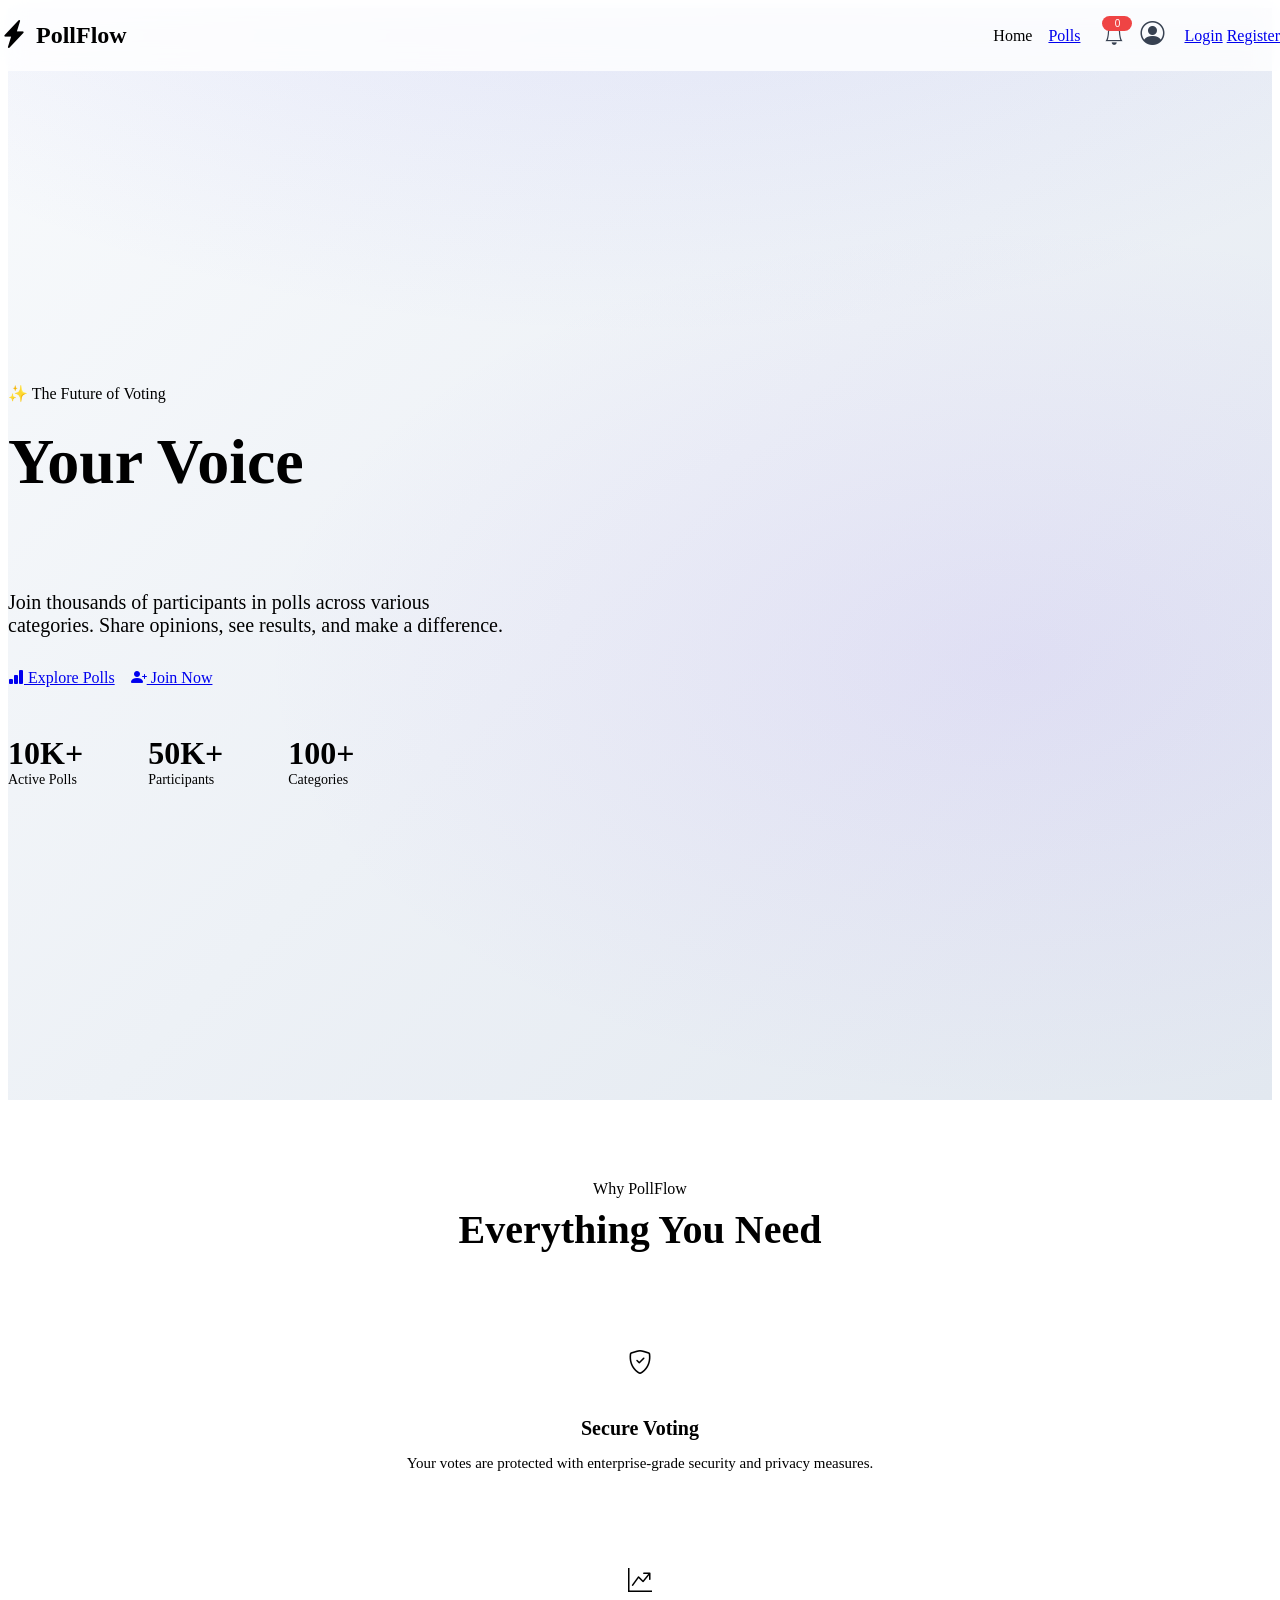
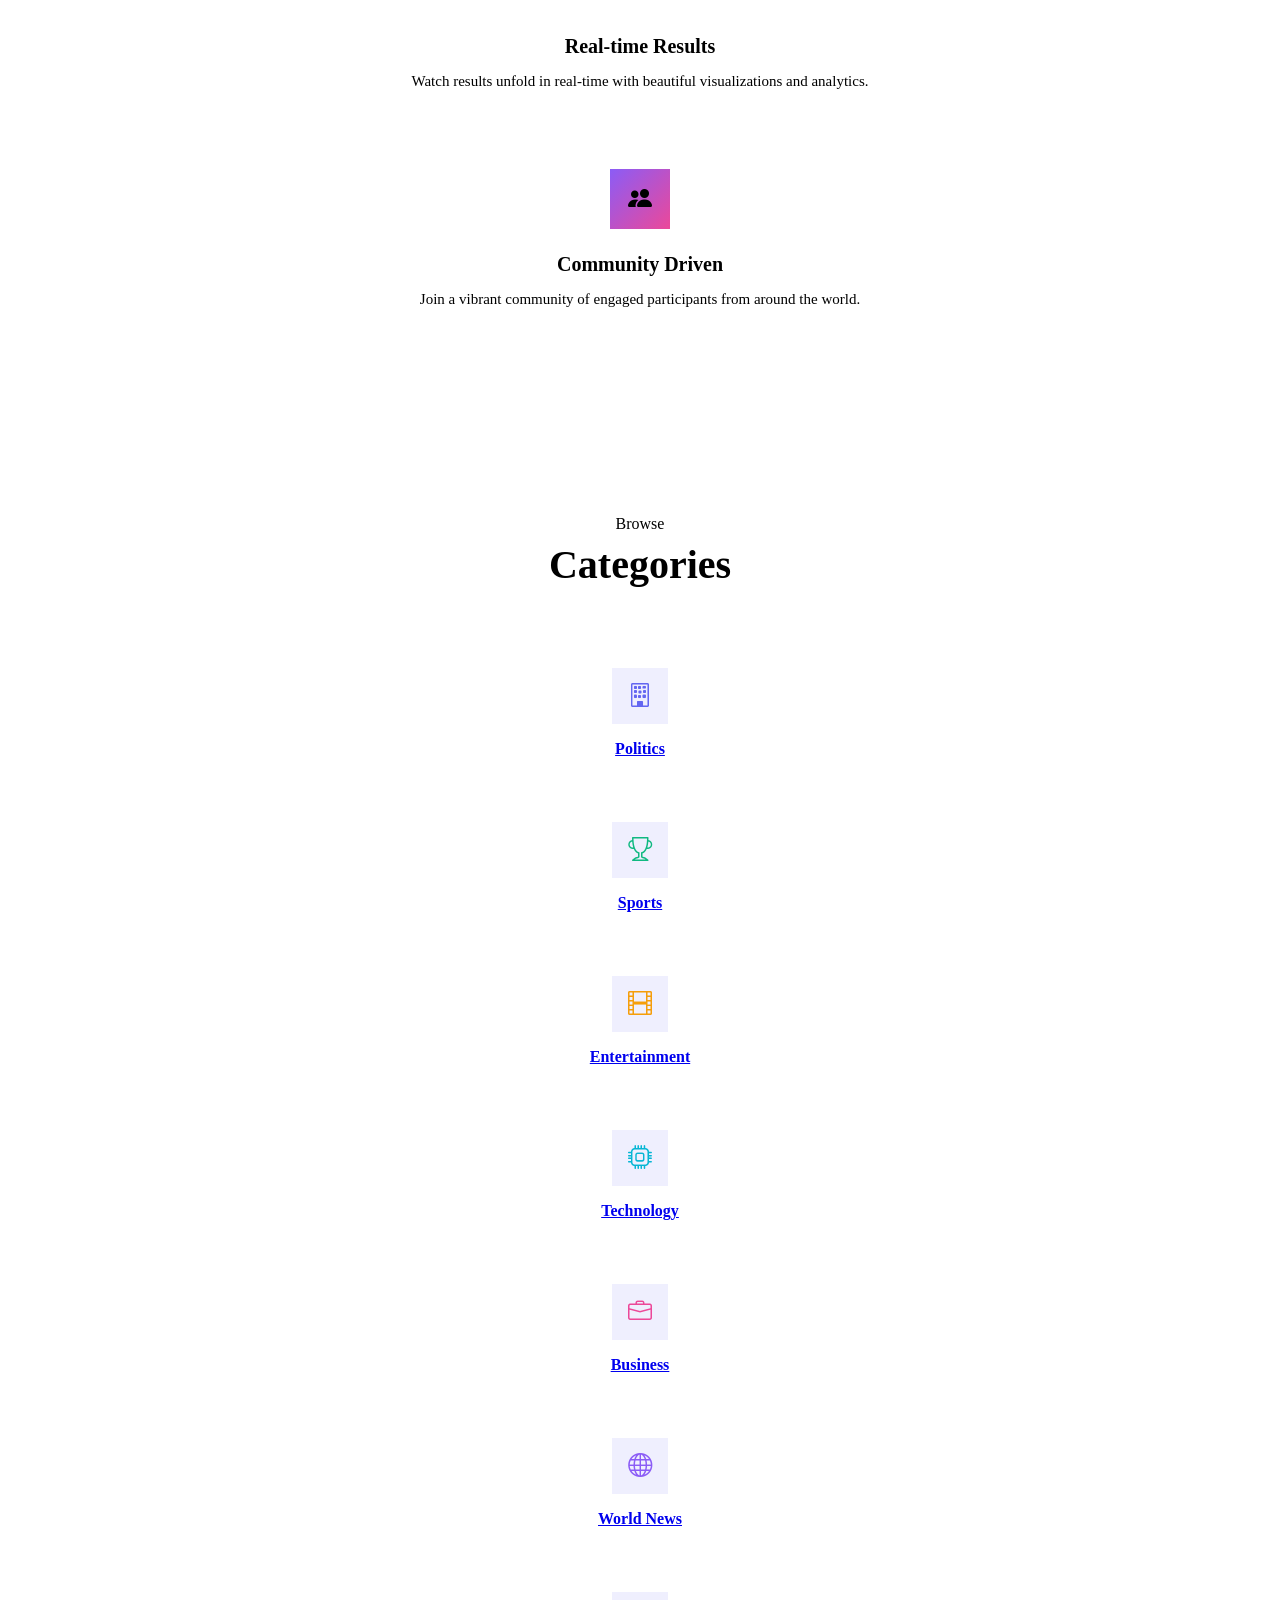
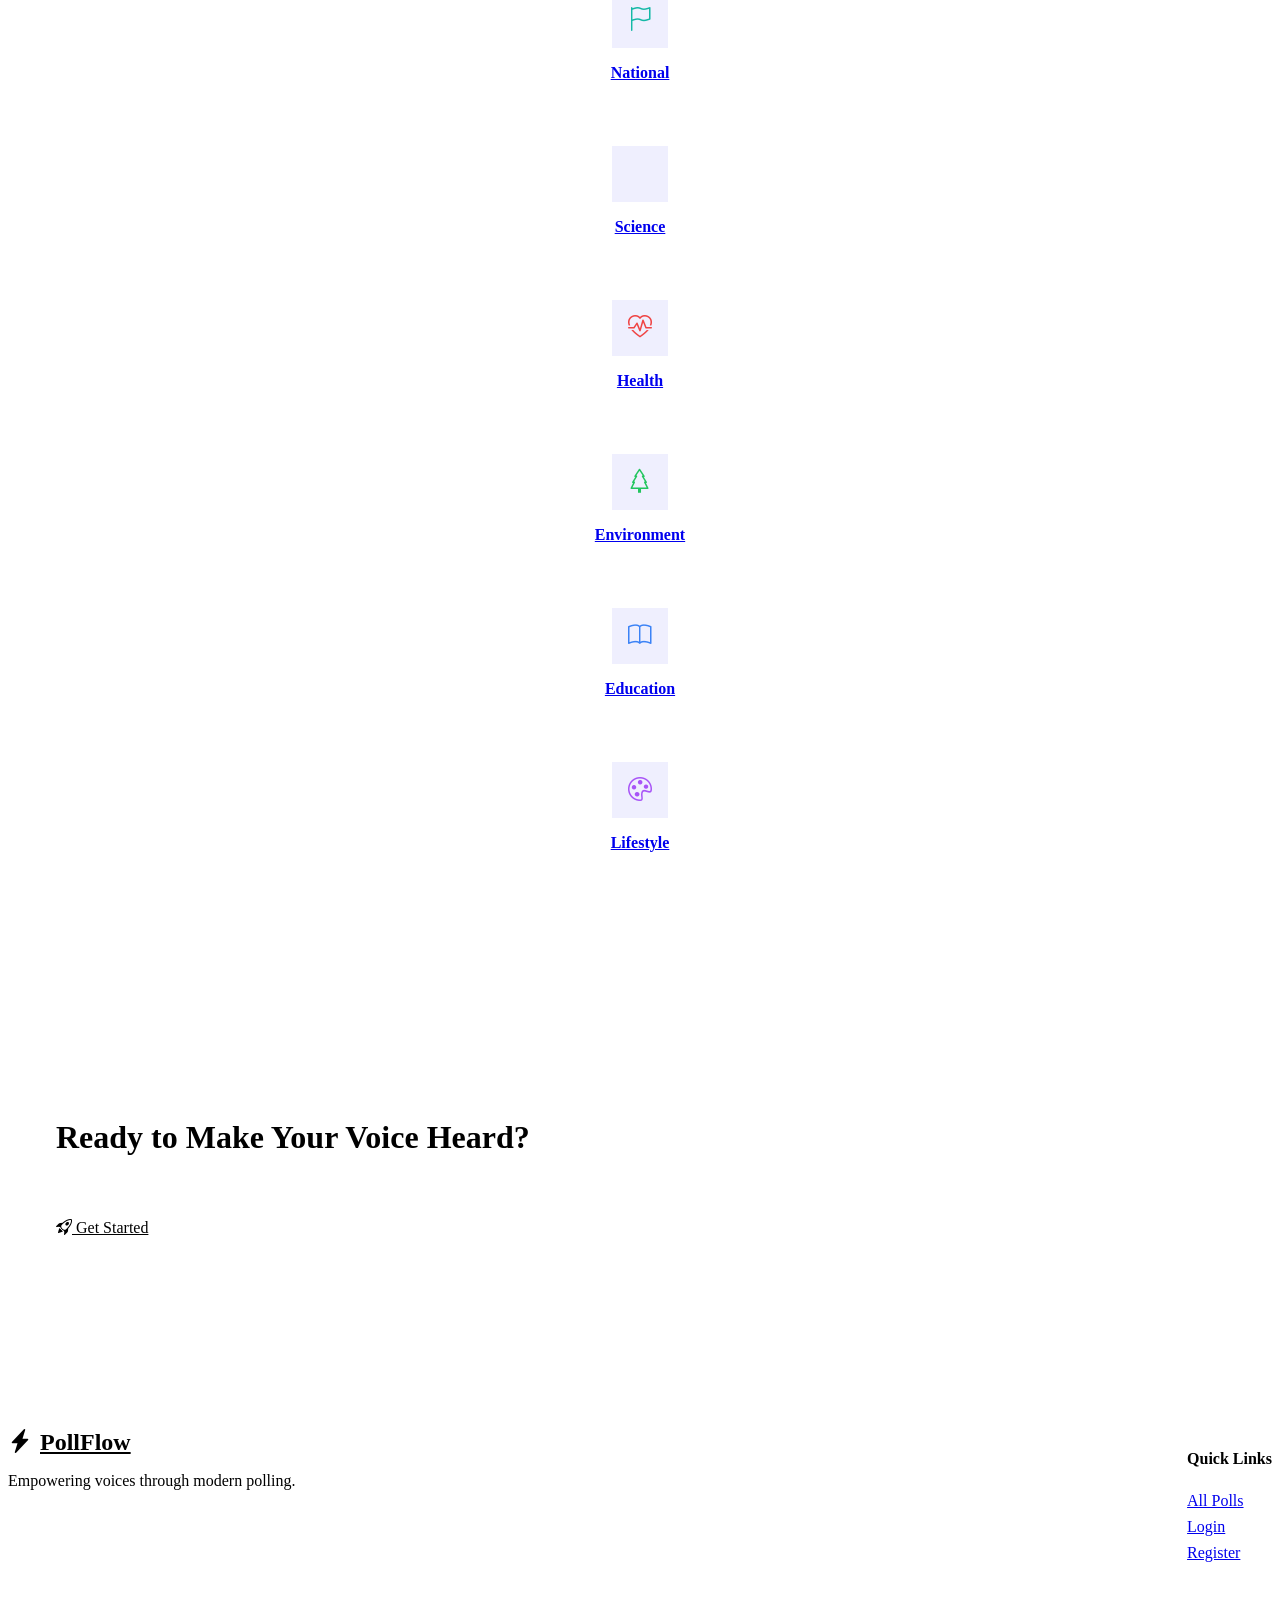
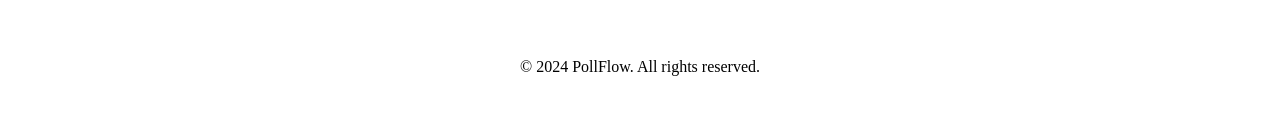
<file: target/classes/templates/index.html>
<!DOCTYPE html>
<html xmlns:th="http://www.thymeleaf.org">
<head>
    <meta charset="UTF-8">
    <meta name="viewport" content="width=device-width, initial-scale=1.0">
    <title>PollFlow - Modern Polling System</title>
    <link rel="stylesheet" th:href="@{/css/global.css}">
    <link rel="stylesheet" href="https://cdn.jsdelivr.net/npm/bootstrap-icons@1.11.0/font/bootstrap-icons.css">
</head>
<body>
    <nav class="navbar">
        <div class="container">
            <a class="navbar-brand" th:href="${isLoggedIn == true} ? '/polls' : '/'">
                <i class="bi bi-lightning-charge-fill"></i> PollFlow
            </a>
            <div class="navbar-nav">
                <a class="nav-link" th:href="${isLoggedIn == true} ? '/polls' : '/'">Home</a>
                <a class="nav-link" href="/polls">Polls</a>
                <div th:if="${isLoggedIn == true}">
                    <div class="nav-item-wrapper">
                        <button class="notification-btn" onclick="showNotifications()">
                            <i class="bi bi-bell"></i>
                            <span th:if="${unreadCount > 0}" class="notification-badge" th:text="${unreadCount}">0</span>
                        </button>
                        <div id="notificationDropdown" class="notification-dropdown">
                            <div class="notification-header">
                                <h4>Notifications</h4>
                                <button class="mark-all-btn" onclick="markAllAsRead()">Mark all as read</button>
                            </div>
                            <div id="notificationList" class="notification-list">
                                <div class="notification-empty">Loading...</div>
                            </div>
                        </div>
                    </div>
                    <div class="nav-item-wrapper">
                        <button class="profile-dropdown-btn">
                            <i class="bi bi-person-circle"></i>
                        </button>
                        <div class="profile-dropdown">
                            <div class="profile-dropdown-header">
                                <i class="bi bi-person-circle" style="font-size: 2rem; color: #3b82f6;"></i>
                                <div>
                                    <div class="profile-name" th:text="${user?.fullName}">User</div>
                                    <div class="profile-email" th:text="${user?.email}">email@example.com</div>
                                </div>
                            </div>
                            <a href="/favourites" class="profile-dropdown-item">
                                <i class="bi bi-heart"></i> Favourites
                            </a>
                            <a href="/profile" class="profile-dropdown-item">
                                <i class="bi bi-person"></i> Profile
                            </a>
                            <a href="/profile" class="profile-dropdown-item">
                                <i class="bi bi-pencil"></i> Edit Profile
                            </a>
                            <div class="profile-dropdown-divider"></div>
                            <a href="/logout" class="profile-dropdown-item logout">
                                <i class="bi bi-box-arrow-right"></i> Logout
                            </a>
                        </div>
                    </div>
                </div>
                <div th:if="${isLoggedIn != true}">
                    <a class="btn btn-primary" href="/login">Login</a>
                    <a class="btn btn-secondary" href="/register">Register</a>
                </div>
            </div>
        </div>
    </nav>

    <section class="hero">
        <div class="hero-bg"></div>
        <div class="container hero-content">
            <span class="badge animate-fadeIn">✨ The Future of Voting</span>
            <h1 class="hero-title animate-fadeIn animate-delay-1">Your Voice<br><span class="text-gradient">Matters Here</span></h1>
            <p class="hero-subtitle animate-fadeIn animate-delay-2">Join thousands of participants in polls across various categories. Share opinions, see results, and make a difference.</p>
            <div class="hero-actions animate-fadeIn animate-delay-3">
                <a href="/polls" class="btn btn-lg btn-primary">
                    <i class="bi bi-bar-chart-fill"></i> Explore Polls
                </a>
                <a href="/register" class="btn btn-lg btn-ghost">
                    <i class="bi bi-person-plus-fill"></i> Join Now
                </a>
            </div>
            <div class="hero-stats animate-fadeIn animate-delay-4">
                <div class="stat-item">
                    <span class="stat-number">10K+</span>
                    <span class="stat-label">Active Polls</span>
                </div>
                <div class="stat-divider"></div>
                <div class="stat-item">
                    <span class="stat-number">50K+</span>
                    <span class="stat-label">Participants</span>
                </div>
                <div class="stat-divider"></div>
                <div class="stat-item">
                    <span class="stat-number">100+</span>
                    <span class="stat-label">Categories</span>
                </div>
            </div>
        </div>
        <div class="hero-shapes">
            <div class="shape shape-1"></div>
            <div class="shape shape-2"></div>
            <div class="shape shape-3"></div>
        </div>
    </section>

    <section class="features">
        <div class="container">
            <div class="section-header">
                <span class="badge">Why PollFlow</span>
                <h2>Everything You Need</h2>
            </div>
            <div class="grid grid-3">
                <div class="feature-card animate-fadeIn">
                    <div class="feature-icon">
                        <i class="bi bi-shield-check"></i>
                    </div>
                    <h3>Secure Voting</h3>
                    <p>Your votes are protected with enterprise-grade security and privacy measures.</p>
                </div>
                <div class="feature-card animate-fadeIn animate-delay-1">
                    <div class="feature-icon accent">
                        <i class="bi bi-graph-up-arrow"></i>
                    </div>
                    <h3>Real-time Results</h3>
                    <p>Watch results unfold in real-time with beautiful visualizations and analytics.</p>
                </div>
                <div class="feature-card animate-fadeIn animate-delay-2">
                    <div class="feature-icon secondary">
                        <i class="bi bi-people-fill"></i>
                    </div>
                    <h3>Community Driven</h3>
                    <p>Join a vibrant community of engaged participants from around the world.</p>
                </div>
            </div>
        </div>
    </section>

    <section class="categories">
        <div class="container">
            <div class="section-header">
                <span class="badge">Browse</span>
                <h2>Categories</h2>
            </div>
            <div class="grid grid-4">
                <a href="/polls?category=1" class="category-card" style="--accent: #6366f1;">
                    <div class="category-icon"><i class="bi bi-building"></i></div>
                    <span class="category-name">Politics</span>
                </a>
                <a href="/polls?category=2" class="category-card" style="--accent: #10b981;">
                    <div class="category-icon"><i class="bi bi-trophy"></i></div>
                    <span class="category-name">Sports</span>
                </a>
                <a href="/polls?category=3" class="category-card" style="--accent: #f59e0b;">
                    <div class="category-icon"><i class="bi bi-film"></i></div>
                    <span class="category-name">Entertainment</span>
                </a>
                <a href="/polls?category=4" class="category-card" style="--accent: #06b6d4;">
                    <div class="category-icon"><i class="bi bi-cpu"></i></div>
                    <span class="category-name">Technology</span>
                </a>
                <a href="/polls?category=5" class="category-card" style="--accent: #ec4899;">
                    <div class="category-icon"><i class="bi bi-briefcase"></i></div>
                    <span class="category-name">Business</span>
                </a>
                <a href="/polls?category=6" class="category-card" style="--accent: #8b5cf6;">
                    <div class="category-icon"><i class="bi bi-globe"></i></div>
                    <span class="category-name">World News</span>
                </a>
                <a href="/polls?category=7" class="category-card" style="--accent: #14b8a6;">
                    <div class="category-icon"><i class="bi bi-flag"></i></div>
                    <span class="category-name">National</span>
                </a>
                <a href="/polls?category=8" class="category-card" style="--accent: #f97316;">
                    <div class="category-icon"><i class="bi bi-flask"></i></div>
                    <span class="category-name">Science</span>
                </a>
                <a href="/polls?category=9" class="category-card" style="--accent: #ef4444;">
                    <div class="category-icon"><i class="bi bi-heart-pulse"></i></div>
                    <span class="category-name">Health</span>
                </a>
                <a href="/polls?category=10" class="category-card" style="--accent: #22c55e;">
                    <div class="category-icon"><i class="bi bi-tree"></i></div>
                    <span class="category-name">Environment</span>
                </a>
                <a href="/polls?category=11" class="category-card" style="--accent: #3b82f6;">
                    <div class="category-icon"><i class="bi bi-book"></i></div>
                    <span class="category-name">Education</span>
                </a>
                <a href="/polls?category=12" class="category-card" style="--accent: #a855f7;">
                    <div class="category-icon"><i class="bi bi-palette"></i></div>
                    <span class="category-name">Lifestyle</span>
                </a>
            </div>
        </div>
    </section>

    <section class="cta">
        <div class="container">
            <div class="cta-card">
                <div class="cta-content">
                    <h2>Ready to Make Your Voice Heard?</h2>
                    <p>Join PollFlow today and start participating in polls that matter to you.</p>
                    <a href="/register" class="btn btn-lg btn-primary">
                        <i class="bi bi-rocket-takeoff"></i> Get Started
                    </a>
                </div>
                <div class="cta-decoration">
                    <i class="bi bi-lightning-charge-fill"></i>
                </div>
            </div>
        </div>
    </section>

    <footer class="footer">
        <div class="container">
            <div class="footer-content">
                <div class="footer-brand">
                    <a href="/">
                        <i class="bi bi-lightning-charge-fill"></i> PollFlow
                    </a>
                    <p>Empowering voices through modern polling.</p>
                </div>
                <div class="footer-links">
                    <h4>Quick Links</h4>
                    <a href="/polls">All Polls</a>
                    <a href="/login">Login</a>
                    <a href="/register">Register</a>
                </div>
            </div>
            <div class="footer-bottom">
                <p>&copy; 2024 PollFlow. All rights reserved.</p>
            </div>
        </div>
    </footer>

    <style>
        .navbar {
            position: fixed;
            top: 0;
            left: 0;
            right: 0;
            z-index: 100;
            background: rgba(255, 255, 255, 0.8);
            backdrop-filter: blur(12px);
            border-bottom: 1px solid var(--gray-200);
            padding: 1rem 0;
        }

        .navbar .container {
            display: flex;
            align-items: center;
            justify-content: space-between;
        }

        .navbar-brand {
            display: flex;
            align-items: center;
            gap: 0.5rem;
            font-size: 1.5rem;
            font-weight: 700;
            color: var(--primary);
        }

        .navbar-brand i {
            font-size: 1.75rem;
        }

        .navbar-nav {
            display: flex;
            align-items: center;
            gap: 1rem;
        }

        .hero {
            position: relative;
            min-height: 100vh;
            display: flex;
            align-items: center;
            padding: 8rem 0 4rem;
            overflow: hidden;
            background: linear-gradient(135deg, #f8fafc 0%, #e2e8f0 100%);
        }

        .hero-bg {
            position: absolute;
            inset: 0;
            background: 
                radial-gradient(ellipse 80% 50% at 50% -20%, rgba(99, 102, 241, 0.15), transparent),
                radial-gradient(ellipse 60% 40% at 80% 60%, rgba(139, 92, 246, 0.1), transparent);
        }

        .hero-content {
            position: relative;
            z-index: 2;
            max-width: 700px;
        }

        .hero-title {
            font-size: 4rem;
            font-weight: 800;
            line-height: 1.1;
            color: var(--dark);
            margin: 1.5rem 0;
        }

        .text-gradient {
            background: var(--gradient-primary);
            -webkit-background-clip: text;
            -webkit-text-fill-color: transparent;
            background-clip: text;
        }

        .hero-subtitle {
            font-size: 1.25rem;
            color: var(--text-light);
            margin-bottom: 2rem;
            max-width: 500px;
        }

        .hero-actions {
            display: flex;
            gap: 1rem;
            margin-bottom: 3rem;
        }

        .hero-stats {
            display: flex;
            align-items: center;
            gap: 2rem;
        }

        .stat-item {
            display: flex;
            flex-direction: column;
        }

        .stat-number {
            font-size: 2rem;
            font-weight: 700;
            color: var(--primary);
        }

        .stat-label {
            font-size: 0.875rem;
            color: var(--text-light);
        }

        .stat-divider {
            width: 1px;
            height: 40px;
            background: var(--gray-300);
        }

        .hero-shapes {
            position: absolute;
            inset: 0;
            pointer-events: none;
        }

        .shape {
            position: absolute;
            border-radius: 50%;
            filter: blur(60px);
            opacity: 0.5;
        }

        .shape-1 {
            width: 400px;
            height: 400px;
            background: var(--primary);
            top: -100px;
            right: -100px;
        }

        .shape-2 {
            width: 300px;
            height: 300px;
            background: var(--secondary);
            bottom: 0;
            left: 20%;
        }

        .shape-3 {
            width: 200px;
            height: 200px;
            background: var(--accent);
            top: 40%;
            right: 10%;
        }

        .features {
            padding: 5rem 0;
            background: var(--white);
        }

        .section-header {
            text-align: center;
            margin-bottom: 3rem;
        }

        .section-header h2 {
            font-size: 2.5rem;
            font-weight: 700;
            color: var(--dark);
            margin-top: 0.5rem;
        }

        .feature-card {
            background: var(--gray-50);
            border-radius: var(--radius-xl);
            padding: 2rem;
            text-align: center;
            transition: var(--transition);
            border: 1px solid var(--gray-100);
        }

        .feature-card:hover {
            transform: translateY(-8px);
            box-shadow: var(--shadow-xl);
            border-color: transparent;
        }

        .feature-icon {
            width: 60px;
            height: 60px;
            display: flex;
            align-items: center;
            justify-content: center;
            background: var(--gradient-primary);
            border-radius: var(--radius-lg);
            margin: 0 auto 1.5rem;
            font-size: 1.5rem;
            color: var(--white);
        }

        .feature-icon.accent {
            background: var(--gradient-accent);
        }

        .feature-icon.secondary {
            background: linear-gradient(135deg, #8b5cf6 0%, #ec4899 100%);
        }

        .feature-card h3 {
            font-size: 1.25rem;
            font-weight: 600;
            margin-bottom: 0.75rem;
            color: var(--dark);
        }

        .feature-card p {
            color: var(--text-light);
            font-size: 0.9375rem;
        }

        .categories {
            padding: 5rem 0;
            background: var(--background);
        }

        .category-card {
            display: flex;
            flex-direction: column;
            align-items: center;
            justify-content: center;
            padding: 2rem 1.5rem;
            background: var(--white);
            border-radius: var(--radius-xl);
            transition: var(--transition);
            border: 1px solid var(--gray-100);
            gap: 1rem;
        }

        .category-card:hover {
            transform: translateY(-6px) scale(1.02);
            box-shadow: var(--shadow-lg);
            border-color: var(--accent);
        }

        .category-card:hover .category-icon {
            transform: scale(1.1);
            background: var(--accent);
            color: var(--white);
        }

        .category-icon {
            width: 56px;
            height: 56px;
            display: flex;
            align-items: center;
            justify-content: center;
            background: rgba(99, 102, 241, 0.1);
            color: var(--accent);
            border-radius: var(--radius-lg);
            font-size: 1.5rem;
            transition: var(--transition);
        }

        .category-name {
            font-weight: 600;
            color: var(--dark);
            font-size: 1rem;
        }

        .cta {
            padding: 5rem 0;
        }

        .cta-card {
            background: var(--gradient-primary);
            border-radius: var(--radius-xl);
            padding: 3rem;
            display: flex;
            align-items: center;
            justify-content: space-between;
            position: relative;
            overflow: hidden;
        }

        .cta-content h2 {
            color: var(--white);
            font-size: 2rem;
            font-weight: 700;
            margin-bottom: 0.75rem;
        }

        .cta-content p {
            color: rgba(255, 255, 255, 0.85);
            margin-bottom: 1.5rem;
            font-size: 1.125rem;
        }

        .cta-content .btn-primary {
            background: var(--white);
            color: var(--primary);
        }

        .cta-content .btn-primary:hover {
            background: var(--gray-100);
            transform: translateY(-2px);
        }

        .cta-decoration {
            font-size: 8rem;
            color: rgba(255, 255, 255, 0.15);
            position: absolute;
            right: 3rem;
        }

        .footer {
            background: var(--dark);
            padding: 4rem 0 2rem;
            color: var(--gray-300);
        }

        .footer-content {
            display: flex;
            justify-content: space-between;
            margin-bottom: 3rem;
        }

        .footer-brand a {
            display: flex;
            align-items: center;
            gap: 0.5rem;
            font-size: 1.5rem;
            font-weight: 700;
            color: var(--white);
            margin-bottom: 1rem;
        }

        .footer-brand p {
            color: var(--gray-400);
            max-width: 300px;
        }

        .footer-links h4 {
            color: var(--white);
            font-weight: 600;
            margin-bottom: 1rem;
        }

        .footer-links {
            display: flex;
            flex-direction: column;
            gap: 0.5rem;
        }

        .footer-links a:hover {
            color: var(--white);
        }

        .footer-bottom {
            border-top: 1px solid var(--gray-700);
            padding-top: 2rem;
            text-align: center;
            color: var(--gray-400);
        }

        @media (max-width: 768px) {
            .hero-title {
                font-size: 2.5rem;
            }
            
            .hero-stats {
                flex-direction: column;
                align-items: flex-start;
                gap: 1rem;
            }
            
            .stat-divider {
                display: none;
            }
            
            .cta-card {
                flex-direction: column;
                text-align: center;
            }
            
            .cta-decoration {
                display: none;
            }
            
            .footer-content {
                flex-direction: column;
                gap: 2rem;
            }
        }
        
        .nav-item-wrapper { position: relative; display: inline-block; }
        .notification-btn { background: none; border: none; font-size: 1.25rem; cursor: pointer; color: #374151; position: relative; padding: 0.5rem; }
        .notification-btn:hover { color: #3b82f6; }
        .notification-badge { position: absolute; top: 0; right: 0; background: #ef4444; color: white; font-size: 0.625rem; padding: 0.125rem 0.375rem; border-radius: 10px; min-width: 18px; text-align: center; }
        .notification-dropdown { display: none; position: absolute; right: 0; top: 100%; background: white; border: 1px solid #e5e7eb; border-radius: 8px; width: 320px; max-height: 400px; overflow-y: auto; box-shadow: 0 4px 12px rgba(0,0,0,0.1); z-index: 1000; }
        .notification-dropdown.show { display: block; }
        .notification-header { display: flex; justify-content: space-between; align-items: center; padding: 1rem; border-bottom: 1px solid #f3f4f6; }
        .notification-header h4 { margin: 0; font-size: 0.875rem; font-weight: 600; }
        .mark-all-btn { background: none; border: none; color: #3b82f6; font-size: 0.75rem; cursor: pointer; }
        .notification-list { max-height: 300px; overflow-y: auto; }
        .notification-item { padding: 1rem; border-bottom: 1px solid #f3f4f6; cursor: pointer; }
        .notification-item:hover { background: #f9fafb; }
        .notification-item.unread { background: #dbeafe; }
        .notification-title { font-size: 0.875rem; font-weight: 600; margin-bottom: 0.25rem; }
        .notification-message { font-size: 0.75rem; color: #6b7280; margin-bottom: 0.25rem; }
        .notification-time { font-size: 0.625rem; color: #9ca3af; }
        .notification-empty { padding: 2rem; text-align: center; color: #9ca3af; font-size: 0.875rem; }
        
        .profile-dropdown-btn { background: none; border: none; font-size: 1.5rem; cursor: pointer; color: #374151; padding: 0.25rem; display: flex; align-items: center; }
        .profile-dropdown-btn:hover { color: #3b82f6; }
        .profile-dropdown { display: none; position: absolute; right: 0; top: 100%; background: white; border: 1px solid #e5e7eb; border-radius: 8px; width: 220px; box-shadow: 0 4px 12px rgba(0,0,0,0.1); z-index: 1000; }
        .profile-dropdown.show { display: block; }
        .profile-dropdown-header { display: flex; align-items: center; gap: 0.75rem; padding: 1rem; border-bottom: 1px solid #f3f4f6; }
        .profile-dropdown-header .profile-name { font-weight: 600; font-size: 0.875rem; }
        .profile-dropdown-header .profile-email { font-size: 0.75rem; color: #6b7280; }
        .profile-dropdown-item { display: flex; align-items: center; gap: 0.75rem; padding: 0.75rem 1rem; color: #374151; text-decoration: none; font-size: 0.875rem; }
        .profile-dropdown-item:hover { background: #f9fafb; }
        .profile-dropdown-item.logout { color: #ef4444; }
        .profile-dropdown-divider { height: 1px; background: #f3f4f6; margin: 0.25rem 0; }
    </style>
    
    <script th:if="${isLoggedIn == true}">
        function showNotifications() {
            var dropdown = document.getElementById('notificationDropdown');
            dropdown.classList.toggle('show');
            loadNotifications();
        }
        
        function loadNotifications() {
            var list = document.getElementById('notificationList');
            fetch('/api/notifications/unread?page=0&size=10')
            .then(function(response) { return response.json(); })
            .then(function(data) {
                var content = '';
                if (data.content && data.content.length > 0) {
                    data.content.forEach(function(n) {
                        content += '<div class="notification-item' + (n.isRead ? '' : ' unread') + '" onclick="markAsRead(' + n.id + ')">' +
                            '<div class="notification-title">' + n.title + '</div>' +
                            '<div class="notification-message">' + n.message + '</div>' +
                            '<div class="notification-time">' + new Date(n.createdAt).toLocaleString() + '</div>' +
                            '</div>';
                    });
                } else {
                    content = '<div class="notification-empty">No new notifications</div>';
                }
                list.innerHTML = content;
            })
            .catch(function() {
                list.innerHTML = '<div class="notification-empty">No new notifications</div>';
            });
        }
        
        function markAsRead(id) {
            fetch('/api/notifications/' + id + '/read', { method: 'PUT' })
            .then(function() { location.reload(); });
        }
        
        function markAllAsRead() {
            fetch('/api/notifications/read-all', { method: 'PUT' })
            .then(function() { location.reload(); });
        }
        
        document.addEventListener('click', function(e) {
            var notificationDropdown = document.getElementById('notificationDropdown');
            var notificationWrapper = document.querySelector('.nav-item-wrapper:first-child');
            if (notificationWrapper && !notificationWrapper.contains(e.target)) {
                notificationDropdown.classList.remove('show');
            }
            
            var profileDropdown = document.querySelector('.profile-dropdown');
            var profileWrapper = document.querySelector('.nav-item-wrapper:nth-child(2)');
            if (profileWrapper && !profileWrapper.contains(e.target)) {
                profileDropdown.classList.remove('show');
            }
        });
        
        document.querySelector('.profile-dropdown-btn').addEventListener('click', function(e) {
            e.stopPropagation();
            document.querySelector('.profile-dropdown').classList.toggle('show');
        });
    </script>
</body>
</html>
</file>
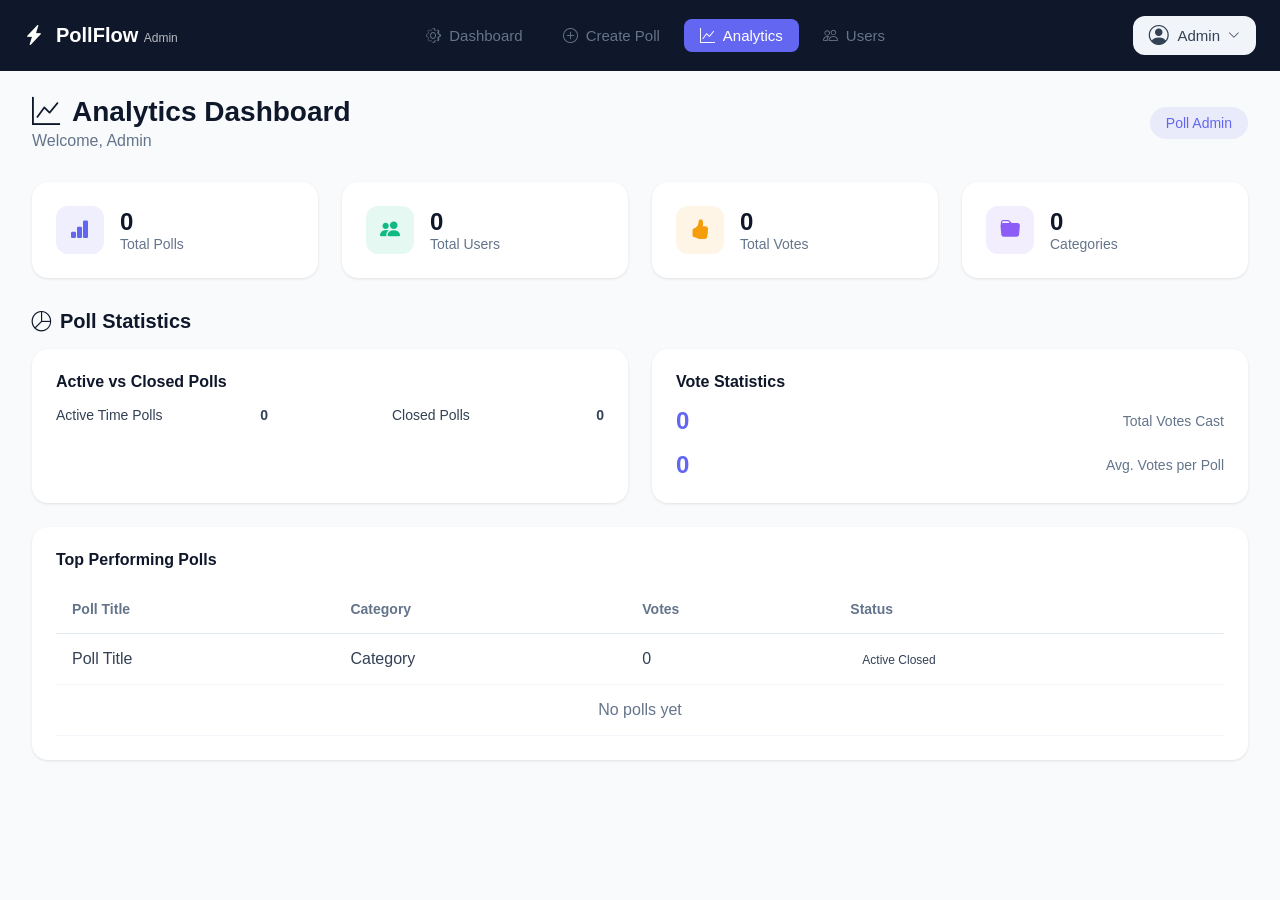
<file: target/classes/templates/admin-analytics.html>
<!DOCTYPE html>
<html xmlns:th="http://www.thymeleaf.org">
<head>
    <meta charset="UTF-8">
    <meta name="viewport" content="width=device-width, initial-scale=1.0">
    <title>Analytics - PollFlow Admin</title>
    <link rel="stylesheet" th:href="@{/css/global.css}">
    <link rel="stylesheet" href="https://cdn.jsdelivr.net/npm/bootstrap-icons@1.11.0/font/bootstrap-icons.css">
</head>
<body>
    <nav class="admin-navbar">
        <div class="container">
            <a class="admin-brand" href="/admin">
                <i class="bi bi-lightning-charge-fill"></i>
                <span>PollFlow <small>Admin</small></span>
            </a>
            <div class="admin-nav-links">
                <a href="/admin" class="nav-link">
                    <i class="bi bi-gear"></i> Dashboard
                </a>
                <a th:if="${currentUser.role == 'POLL_ADMIN'}" href="/admin/poll/create" class="nav-link">
                    <i class="bi bi-plus-circle"></i> Create Poll
                </a>
                <a href="/admin/analytics" class="nav-link active">
                    <i class="bi bi-graph-up"></i> Analytics
                </a>
                <a href="/admin/users" class="nav-link">
                    <i class="bi bi-people"></i> Users
                </a>
            </div>
            <div class="admin-actions">
                <div class="nav-item-wrapper">
                    <button class="profile-btn" onclick="toggleProfileDropdown()">
                        <i class="bi bi-person-circle"></i>
                        <span th:text="${currentUser.fullName}">Admin</span>
                        <i class="bi bi-chevron-down"></i>
                    </button>
                    <div id="profileDropdown" class="profile-dropdown">
                        <div class="profile-dropdown-header">
                            <i class="bi bi-person-circle" style="font-size: 1.5rem; color: #3b82f6;"></i>
                            <div>
                                <div class="profile-name" th:text="${currentUser.fullName}">Admin</div>
                                <div class="profile-email" th:text="${currentUser.email}">admin@example.com</div>
                            </div>
                        </div>
                        <a href="/admin/profile" class="profile-dropdown-item">
                            <i class="bi bi-person"></i> See Profile
                        </a>
                        <div class="profile-dropdown-divider"></div>
                        <a href="/logout" class="profile-dropdown-item logout">
                            <i class="bi bi-box-arrow-right"></i> Logout
                        </a>
                    </div>
                </div>
            </div>
        </div>
    </nav>

    <div class="admin-container">
        <div class="admin-header">
            <div class="header-content">
                <h1>
                    <i class="bi bi-graph-up"></i> Analytics Dashboard
                </h1>
                <p>Welcome, <span th:text="${currentUser.fullName}">Admin</span></p>
            </div>
            <div class="header-badge badge-primary">
                Poll Admin
            </div>
        </div>

        <div class="stats-grid">
            <div class="stat-card">
                <div class="stat-icon primary">
                    <i class="bi bi-bar-chart-fill"></i>
                </div>
                <div class="stat-info">
                    <span class="stat-value" th:text="${analytics.totalPolls}">0</span>
                    <span class="stat-label">Total Polls</span>
                </div>
            </div>
            <div class="stat-card">
                <div class="stat-icon success">
                    <i class="bi bi-people-fill"></i>
                </div>
                <div class="stat-info">
                    <span class="stat-value" th:text="${analytics.totalUsers}">0</span>
                    <span class="stat-label">Total Users</span>
                </div>
            </div>
            <div class="stat-card">
                <div class="stat-icon warning">
                    <i class="bi bi-hand-thumbs-up-fill"></i>
                </div>
                <div class="stat-info">
                    <span class="stat-value" th:text="${analytics.totalVotes}">0</span>
                    <span class="stat-label">Total Votes</span>
                </div>
            </div>
            <div class="stat-card">
                <div class="stat-icon accent">
                    <i class="bi bi-folder-fill"></i>
                </div>
                <div class="stat-info">
                    <span class="stat-value" th:text="${analytics.totalCategories}">0</span>
                    <span class="stat-label">Categories</span>
                </div>
            </div>
        </div>

        <div class="admin-section">
            <div class="section-header">
                <h2><i class="bi bi-pie-chart"></i> Poll Statistics</h2>
            </div>
            
            <div class="analytics-grid">
                <div class="analytics-card">
                    <div class="analytics-header">
                        <h4>Active vs Closed Polls</h4>
                    </div>
                    <div class="analytics-body">
                        <div class="analytics-stat">
                            <div class="analytics-bar">
                                <div class="bar-label">Active Time Polls</div>
                                <div class="bar-container">
                                    <div class="bar-fill success" th:style="'width: ' + (${analytics.totalPolls} > 0 ? (${analytics.activePolls} * 100 / ${analytics.totalPolls}) : 0) + '%'"></div>
                                </div>
                                <div class="bar-value" th:text="${analytics.activePolls}">0</div>
                            </div>
                            <div class="analytics-bar">
                                <div class="bar-label">Closed Polls</div>
                                <div class="bar-container">
                                    <div class="bar-fill danger" th:style="'width: ' + (${analytics.totalPolls} > 0 ? ((${analytics.totalPolls} - ${analytics.activePolls}) * 100 / ${analytics.totalPolls}) : 0) + '%'"></div>
                                </div>
                                <div class="bar-value" th:text="${analytics.totalPolls} - ${analytics.activePolls}">0</div>
                            </div>
                        </div>
                    </div>
                </div>
                
                <div class="analytics-card">
                    <div class="analytics-header">
                        <h4>Vote Statistics</h4>
                    </div>
                    <div class="analytics-body">
                        <div class="analytics-stat">
                            <span class="analytics-value" th:text="${analytics.totalVotes}">0</span>
                            <span class="analytics-label">Total Votes Cast</span>
                        </div>
                        <div class="analytics-stat">
                            <span class="analytics-value" th:with="avg=${analytics.totalPolls > 0 ? analytics.totalVotes / analytics.totalPolls : 0}" th:text="${avg}">0</span>
                            <span class="analytics-label">Avg. Votes per Poll</span>
                        </div>
                    </div>
                </div>
                
                <div class="analytics-card full-width">
                    <div class="analytics-header">
                        <h4>Top Performing Polls</h4>
                    </div>
                    <div class="analytics-body">
                        <div class="table-container">
                            <table class="data-table">
                                <thead>
                                    <tr>
                                        <th>Poll Title</th>
                                        <th>Category</th>
                                        <th>Votes</th>
                                        <th>Status</th>
                                    </tr>
                                </thead>
                                <tbody>
                                    <tr th:each="poll : ${topPolls}">
                                        <td th:text="${poll.title}">Poll Title</td>
                                        <td th:text="${poll.categoryName}">Category</td>
                                        <td th:text="${poll.totalVotes}">0</td>
                                        <td>
                                            <span class="status-badge" th:classappend="${poll.pollType == 'TIME_BASED' and poll.showResults == false} ? 'status-pending' : 'status-active'">
                                                <span th:if="${poll.pollType == 'TIME_BASED' and poll.showResults == false}">Active</span>
                                                <span th:unless="${poll.pollType == 'TIME_BASED' and poll.showResults == false}">Closed</span>
                                            </span>
                                        </td>
                                    </tr>
                                    <tr th:if="${#lists.isEmpty(topPolls)}">
                                        <td colspan="4" style="text-align: center; color: var(--text-light);">No polls yet</td>
                                    </tr>
                                </tbody>
                            </table>
                        </div>
                    </div>
                </div>
            </div>
        </div>
    </div>

    <script>
        function toggleProfileDropdown() {
            document.getElementById('profileDropdown').classList.toggle('show');
        }

        document.addEventListener('click', function(e) {
            var profileDropdown = document.getElementById('profileDropdown');
            var profileBtn = document.querySelector('.profile-btn');
            if (profileBtn && !profileBtn.contains(e.target)) {
                profileDropdown.classList.remove('show');
            }
        });
    </script>

    <style>
        :root {
            --primary: #6366f1;
            --primary-dark: #4f46e5;
            --success: #10b981;
            --danger: #ef4444;
            --warning: #f59e0b;
            --dark: #0f172a;
            --text: #334155;
            --text-light: #64748b;
            --gray-50: #f8fafc;
            --gray-100: #f1f5f9;
            --gray-200: #e2e8f0;
            --shadow: 0 1px 3px 0 rgba(0, 0, 0, 0.1);
            --shadow-lg: 0 10px 15px -3px rgba(0, 0, 0, 0.1);
            --radius: 8px;
            --radius-lg: 12px;
            --radius-xl: 16px;
            --white: #ffffff;
        }

        * { margin: 0; padding: 0; box-sizing: border-box; }
        body { font-family: -apple-system, BlinkMacSystemFont, 'Segoe UI', Roboto, sans-serif; background: var(--gray-50); color: var(--text); }
        .container { max-width: 1400px; margin: 0 auto; padding: 0 1.5rem; }

        .admin-navbar {
            position: fixed;
            top: 0;
            left: 0;
            right: 0;
            z-index: 100;
            background: var(--dark);
            padding: 1rem 0;
        }

        .admin-navbar .container {
            display: flex;
            align-items: center;
            justify-content: space-between;
        }

        .admin-brand {
            display: flex;
            align-items: center;
            gap: 0.75rem;
            font-size: 1.25rem;
            font-weight: 700;
            color: var(--white);
            text-decoration: none;
        }
        
        .admin-brand small {
            font-size: 0.75rem;
            font-weight: 400;
            color: rgba(255,255,255,0.7);
        }

        .admin-container { padding: 6rem 2rem 3rem; max-width: 1400px; margin: 0 auto; }
        .admin-header { display: flex; justify-content: space-between; align-items: center; margin-bottom: 2rem; }
        .header-content h1 { font-size: 1.75rem; font-weight: 700; color: var(--dark); display: flex; align-items: center; gap: 0.75rem; }
        .header-content p { color: var(--text-light); margin-top: 0.25rem; }
        .header-badge { padding: 0.5rem 1rem; border-radius: 9999px; font-size: 0.875rem; font-weight: 500; }
        .badge-primary { background: rgba(99, 102, 241, 0.1); color: var(--primary); }

        .stats-grid { display: grid; grid-template-columns: repeat(4, 1fr); gap: 1.5rem; margin-bottom: 2rem; }
        .stat-card { background: var(--white); border-radius: var(--radius-xl); padding: 1.5rem; display: flex; align-items: center; gap: 1rem; box-shadow: var(--shadow); }
        .stat-icon { width: 48px; height: 48px; display: flex; align-items: center; justify-content: center; border-radius: var(--radius-lg); font-size: 1.25rem; }
        .stat-icon.primary { background: rgba(99, 102, 241, 0.1); color: var(--primary); }
        .stat-icon.success { background: rgba(16, 185, 129, 0.1); color: var(--success); }
        .stat-icon.warning { background: rgba(245, 158, 11, 0.1); color: var(--warning); }
        .stat-icon.accent { background: rgba(139, 92, 246, 0.1); color: #8b5cf6; }
        .stat-info { display: flex; flex-direction: column; }
        .stat-value { font-size: 1.5rem; font-weight: 700; color: var(--dark); }
        .stat-label { font-size: 0.875rem; color: var(--text-light); }

        .admin-section { margin-bottom: 2rem; }
        .section-header { margin-bottom: 1rem; }
        .section-header h2 { font-size: 1.25rem; font-weight: 600; color: var(--dark); display: flex; align-items: center; gap: 0.5rem; }

        .analytics-grid { display: grid; grid-template-columns: repeat(2, 1fr); gap: 1.5rem; }
        .analytics-card { background: var(--white); border-radius: var(--radius-xl); padding: 1.5rem; box-shadow: var(--shadow); }
        .analytics-card.full-width { grid-column: 1 / -1; }
        .analytics-header { margin-bottom: 1rem; }
        .analytics-header h4 { font-size: 1rem; font-weight: 600; color: var(--dark); margin: 0; }
        .analytics-body { display: flex; flex-direction: column; gap: 1rem; }
        .analytics-stat { display: flex; justify-content: space-between; align-items: center; }
        .analytics-value { font-size: 1.5rem; font-weight: 700; color: var(--primary); }
        .analytics-label { font-size: 0.875rem; color: var(--text-light); }
        .analytics-bar { display: flex; align-items: center; gap: 1rem; margin-bottom: 0.75rem; }
        .bar-label { width: 140px; font-size: 0.875rem; color: var(--text); }
        .bar-container { flex: 1; height: 8px; background: var(--gray-200); border-radius: 4px; overflow: hidden; }
        .bar-fill { height: 100%; border-radius: 4px; }
        .bar-fill.success { background: var(--success); }
        .bar-fill.danger { background: var(--danger); }
        .bar-value { width: 40px; text-align: right; font-weight: 600; font-size: 0.875rem; }

        .table-container { overflow-x: auto; }
        .data-table { width: 100%; border-collapse: collapse; }
        .data-table th { text-align: left; padding: 1rem; font-size: 0.875rem; font-weight: 600; color: var(--text-light); border-bottom: 1px solid var(--gray-200); }
        .data-table td { padding: 1rem; border-bottom: 1px solid var(--gray-100); }
        .data-table tr:hover { background: var(--gray-50); }
        .status-badge { padding: 0.25rem 0.75rem; border-radius: 9999px; font-size: 0.75rem; font-weight: 500; }
        .status-active { background: rgba(16, 185, 129, 0.1); color: var(--success); }
        .status-pending { background: rgba(245, 158, 11, 0.1); color: var(--warning); }

        .admin-actions { display: flex; align-items: center; gap: 1rem; }
        
        .admin-nav-links { display: flex; gap: 0.5rem; }
        .nav-link { display: flex; align-items: center; gap: 0.5rem; padding: 0.5rem 1rem; color: rgba(255,255,255,0.7); text-decoration: none; font-size: 0.9375rem; border-radius: var(--radius); transition: all 0.3s; }
        .nav-link:hover { background: rgba(255,255,255,0.1); color: var(--white); }
        .nav-link.active { background: var(--primary); color: var(--white); }

        .nav-item-wrapper { position: relative; display: inline-block; }
        .profile-btn { display: flex; align-items: center; gap: 0.5rem; background: rgba(255,255,255,0.1); border: none; padding: 0.5rem 1rem; border-radius: var(--radius-lg); cursor: pointer; font-size: 0.9375rem; color: var(--white); }
        .profile-btn:hover { background: rgba(255,255,255,0.2); }
        .profile-btn i:first-child { font-size: 1.25rem; }
        .profile-btn i:last-child { font-size: 0.75rem; }
        .profile-dropdown { display: none; position: absolute; right: 0; top: 100%; margin-top: 0.5rem; background: var(--white); border: 1px solid var(--gray-200); border-radius: var(--radius-lg); width: 220px; box-shadow: var(--shadow-lg); z-index: 100; }
        .profile-dropdown.show { display: block; }
        .profile-dropdown-header { display: flex; align-items: center; gap: 0.75rem; padding: 1rem; border-bottom: 1px solid var(--gray-100); }
        .profile-dropdown-header .profile-name { font-weight: 600; font-size: 0.875rem; }
        .profile-dropdown-header .profile-email { font-size: 0.75rem; color: var(--text-light); }
        .profile-dropdown-item { display: flex; align-items: center; gap: 0.75rem; padding: 0.75rem 1rem; color: var(--text); text-decoration: none; font-size: 0.875rem; }
        .profile-dropdown-item:hover { background: var(--gray-50); }
        .profile-dropdown-item.logout { color: var(--danger); }
        .profile-dropdown-divider { height: 1px; background: var(--gray-100); margin: 0.25rem 0; }
        .nav-item-wrapper { position: relative; display: inline-block; }
        .profile-btn { display: flex; align-items: center; gap: 0.5rem; background: var(--gray-100); border: none; padding: 0.5rem 1rem; border-radius: var(--radius-lg); cursor: pointer; font-size: 0.9375rem; color: var(--text); }
        .profile-btn:hover { background: var(--gray-200); }
        .profile-btn i:first-child { font-size: 1.25rem; }
        .profile-btn i:last-child { font-size: 0.75rem; }
        .profile-dropdown { display: none; position: absolute; right: 0; top: 100%; margin-top: 0.5rem; background: var(--white); border: 1px solid var(--gray-200); border-radius: var(--radius-lg); width: 220px; box-shadow: var(--shadow-lg); z-index: 100; }
        .profile-dropdown.show { display: block; }
        .profile-dropdown-header { display: flex; align-items: center; gap: 0.75rem; padding: 1rem; border-bottom: 1px solid var(--gray-100); }
        .profile-dropdown-header .profile-name { font-weight: 600; font-size: 0.875rem; }
        .profile-dropdown-header .profile-email { font-size: 0.75rem; color: var(--text-light); }
        .profile-dropdown-item { display: flex; align-items: center; gap: 0.75rem; padding: 0.75rem 1rem; color: var(--text); text-decoration: none; font-size: 0.875rem; }
        .profile-dropdown-item:hover { background: var(--gray-50); }
        .profile-dropdown-item.logout { color: var(--danger); }
        .profile-dropdown-divider { height: 1px; background: var(--gray-100); margin: 0.25rem 0; }

        .admin-nav-links { display: flex; gap: 0.5rem; }
        .nav-link { display: flex; align-items: center; gap: 0.5rem; padding: 0.5rem 1rem; color: var(--text-light); text-decoration: none; font-size: 0.9375rem; border-radius: var(--radius); transition: all 0.3s; }
        .nav-link:hover { background: var(--gray-100); color: var(--text); }
        .nav-link.active { background: var(--primary); color: var(--white); }

        @media (max-width: 1024px) { .stats-grid { grid-template-columns: repeat(2, 1fr); } }
        @media (max-width: 768px) { 
            .stats-grid { grid-template-columns: 1fr; }
            .analytics-grid { grid-template-columns: 1fr; }
            .admin-header { flex-direction: column; align-items: flex-start; gap: 1rem; }
            .admin-nav-links { flex-wrap: wrap; }
        }
    </style>
</body>
</html>
</file>
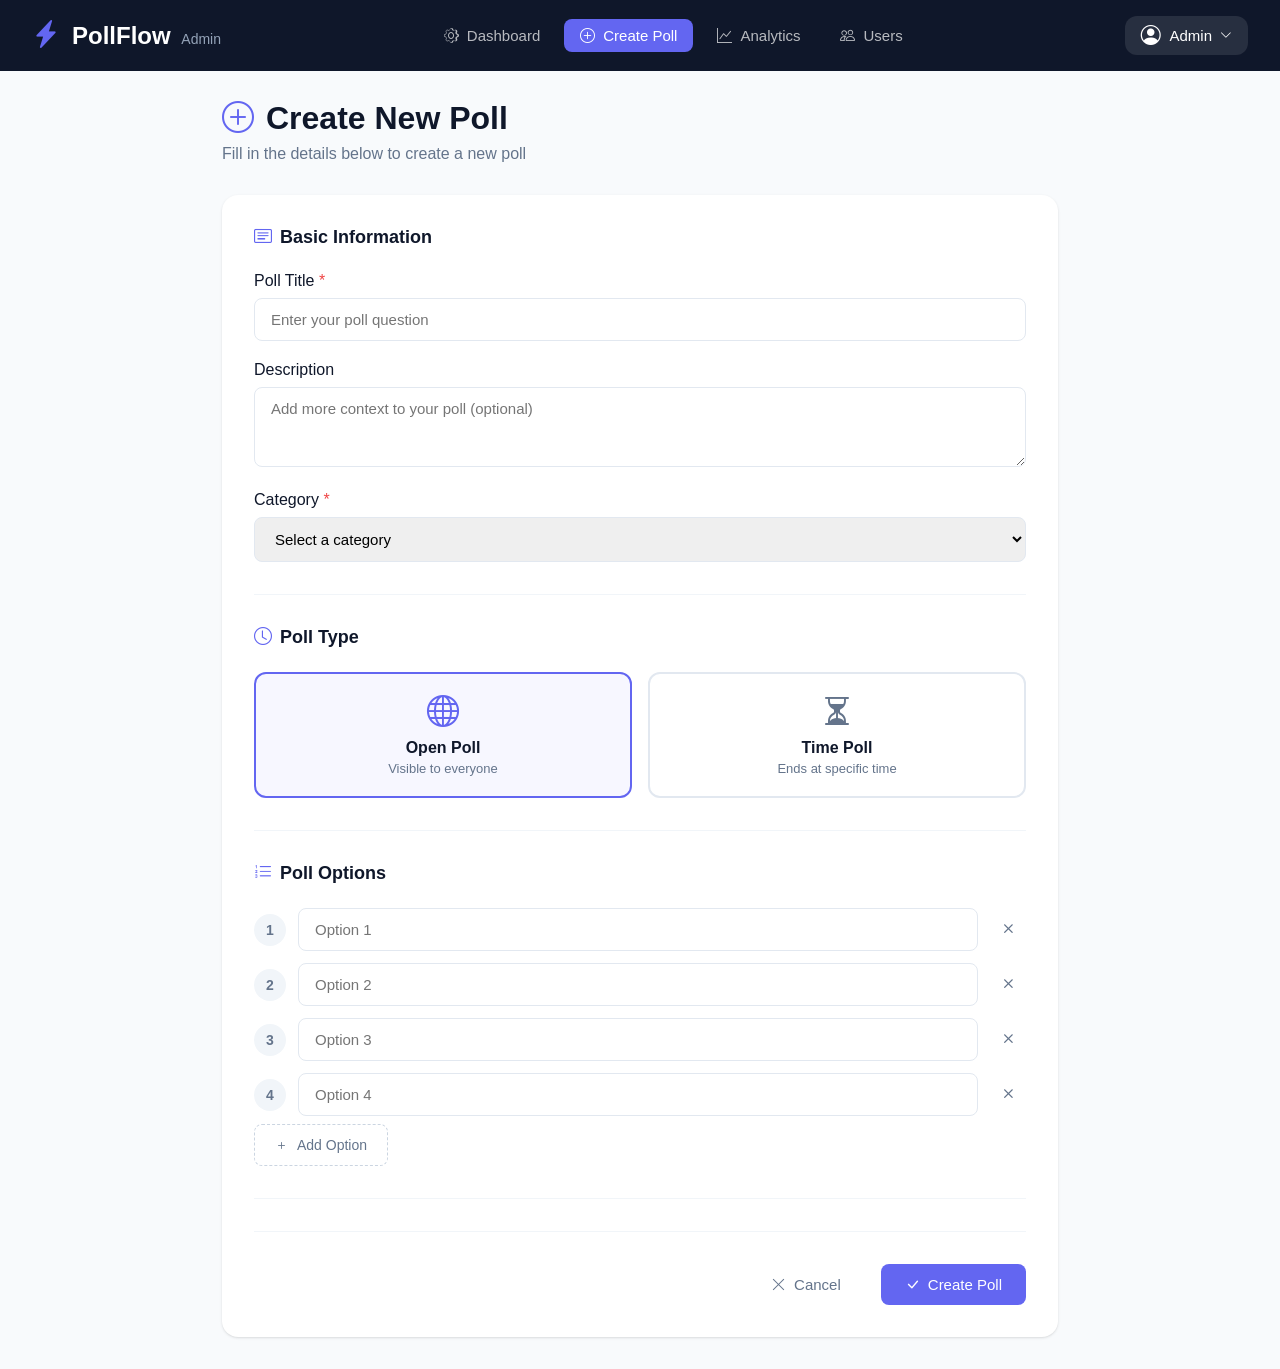
<file: target/classes/templates/admin-create-poll.html>
<!DOCTYPE html>
<html xmlns:th="http://www.thymeleaf.org">
<head>
    <meta charset="UTF-8">
    <meta name="viewport" content="width=device-width, initial-scale=1.0">
    <title>Create Poll - PollFlow Admin</title>
    <link rel="stylesheet" th:href="@{/css/global.css}">
    <link rel="stylesheet" href="https://cdn.jsdelivr.net/npm/bootstrap-icons@1.11.0/font/bootstrap-icons.css">
    <style>
        :root {
            --primary: #6366f1;
            --primary-dark: #4f46e5;
            --dark: #0f172a;
            --text: #334155;
            --text-light: #64748b;
            --white: #ffffff;
            --gray-50: #f8fafc;
            --gray-100: #f1f5f9;
            --gray-200: #e2e8f0;
            --gray-300: #cbd5e1;
            --success: #10b981;
            --danger: #ef4444;
            --warning: #f59e0b;
            --radius: 0.5rem;
            --radius-lg: 0.75rem;
            --radius-xl: 1rem;
            --shadow: 0 1px 3px 0 rgba(0, 0, 0, 0.1), 0 1px 2px -1px rgba(0, 0, 0, 0.1);
            --shadow-lg: 0 10px 15px -3px rgba(0, 0, 0, 0.1), 0 4px 6px -4px rgba(0, 0, 0, 0.1);
        }

        * { margin: 0; padding: 0; box-sizing: border-box; }
        
        body {
            font-family: 'Inter', -apple-system, BlinkMacSystemFont, sans-serif;
            background-color: var(--gray-50);
            color: var(--text);
            min-height: 100vh;
        }

        a { text-decoration: none; color: inherit; }
        button { font-family: inherit; cursor: pointer; border: none; outline: none; transition: all 0.3s; }
        input, textarea, select { font-family: inherit; outline: none; }

        .admin-navbar {
            position: fixed;
            top: 0;
            left: 0;
            right: 0;
            z-index: 100;
            background: var(--dark);
            padding: 1rem 0;
        }

        .admin-navbar .container {
            display: flex;
            align-items: center;
            justify-content: space-between;
            max-width: 1400px;
            margin: 0 auto;
            padding: 0 2rem;
        }

        .admin-brand {
            display: flex;
            align-items: center;
            gap: 0.75rem;
            font-size: 1.5rem;
            font-weight: 700;
            color: var(--white);
        }

        .admin-brand i { color: var(--primary); font-size: 1.75rem; }
        .admin-brand small { font-size: 0.875rem; font-weight: 400; color: #94a3b8; margin-left: 0.25rem; }

        .admin-nav-links { display: flex; gap: 0.5rem; }
        
        .nav-link {
            display: flex;
            align-items: center;
            gap: 0.5rem;
            padding: 0.5rem 1rem;
            color: rgba(255,255,255,0.7);
            text-decoration: none;
            font-size: 0.9375rem;
            border-radius: var(--radius);
            transition: all 0.3s;
        }

        .nav-link:hover { background: rgba(255,255,255,0.1); color: var(--white); }
        .nav-link.active { background: var(--primary); color: var(--white); }

        .nav-item-wrapper { position: relative; display: inline-block; }
        
        .profile-btn {
            display: flex;
            align-items: center;
            gap: 0.5rem;
            background: rgba(255,255,255,0.1);
            border: none;
            padding: 0.5rem 1rem;
            border-radius: var(--radius-lg);
            cursor: pointer;
            font-size: 0.9375rem;
            color: var(--white);
        }

        .profile-btn:hover { background: rgba(255,255,255,0.2); }
        .profile-btn i:first-child { font-size: 1.25rem; }
        .profile-btn i:last-child { font-size: 0.75rem; }

        .profile-dropdown {
            display: none;
            position: absolute;
            right: 0;
            top: 100%;
            margin-top: 0.5rem;
            background: var(--white);
            border: 1px solid var(--gray-200);
            border-radius: var(--radius-lg);
            width: 220px;
            box-shadow: var(--shadow-lg);
            z-index: 100;
        }

        .profile-dropdown.show { display: block; }
        
        .profile-dropdown-header {
            display: flex;
            align-items: center;
            gap: 0.75rem;
            padding: 1rem;
            border-bottom: 1px solid var(--gray-100);
        }

        .profile-dropdown-header .profile-name { font-weight: 600; font-size: 0.875rem; }
        .profile-dropdown-header .profile-email { font-size: 0.75rem; color: var(--text-light); }
        
        .profile-dropdown-item {
            display: flex;
            align-items: center;
            gap: 0.75rem;
            padding: 0.75rem 1rem;
            color: var(--text);
            text-decoration: none;
            font-size: 0.875rem;
        }

        .profile-dropdown-item:hover { background: var(--gray-50); }
        .profile-dropdown-item.logout { color: var(--danger); }
        .profile-dropdown-divider { height: 1px; background: var(--gray-100); margin: 0.25rem 0; }

        .admin-container {
            padding: 100px 2rem 2rem;
            max-width: 900px;
            margin: 0 auto;
        }

        .page-header {
            margin-bottom: 2rem;
        }

        .page-header h1 {
            font-size: 2rem;
            font-weight: 700;
            color: var(--dark);
            display: flex;
            align-items: center;
            gap: 0.75rem;
        }

        .page-header h1 i { color: var(--primary); }
        
        .page-header p {
            color: var(--text-light);
            margin-top: 0.5rem;
        }

        .create-form {
            background: var(--white);
            border-radius: var(--radius-xl);
            box-shadow: var(--shadow);
            padding: 2rem;
        }

        .form-section {
            margin-bottom: 2rem;
            padding-bottom: 2rem;
            border-bottom: 1px solid var(--gray-100);
        }

        .form-section:last-child {
            margin-bottom: 0;
            padding-bottom: 0;
            border-bottom: none;
        }

        .section-title {
            font-size: 1.125rem;
            font-weight: 600;
            color: var(--dark);
            margin-bottom: 1.5rem;
            display: flex;
            align-items: center;
            gap: 0.5rem;
        }

        .section-title i { color: var(--primary); }

        .form-group { margin-bottom: 1.25rem; }
        
        .form-group:last-child { margin-bottom: 0; }

        .form-group label {
            display: block;
            font-weight: 500;
            margin-bottom: 0.5rem;
            color: var(--dark);
        }

        .form-group label .required { color: var(--danger); }

        .form-group input[type="text"],
        .form-group input[type="date"],
        .form-group input[type="time"],
        .form-group textarea,
        .form-group select {
            width: 100%;
            padding: 0.75rem 1rem;
            border: 1px solid var(--gray-200);
            border-radius: var(--radius);
            font-size: 0.9375rem;
            transition: all 0.3s;
        }

        .form-group input:focus,
        .form-group textarea:focus,
        .form-group select:focus {
            border-color: var(--primary);
            box-shadow: 0 0 0 3px rgba(99, 102, 241, 0.1);
        }

        .form-group textarea { resize: vertical; min-height: 80px; }

        .form-row {
            display: grid;
            grid-template-columns: 1fr 1fr;
            gap: 1rem;
        }

        .poll-type-selector {
            display: grid;
            grid-template-columns: 1fr 1fr;
            gap: 1rem;
        }

        .poll-type-option {
            position: relative;
        }

        .poll-type-option input { display: none; }

        .poll-type-option label {
            display: block;
            padding: 1.25rem;
            border: 2px solid var(--gray-200);
            border-radius: var(--radius-lg);
            cursor: pointer;
            transition: all 0.3s;
            text-align: center;
        }

        .poll-type-option label:hover { border-color: var(--primary); }

        .poll-type-option input:checked + label {
            border-color: var(--primary);
            background: rgba(99, 102, 241, 0.05);
        }

        .poll-type-option label i {
            display: block;
            font-size: 2rem;
            margin-bottom: 0.5rem;
            color: var(--text-light);
        }

        .poll-type-option input:checked + label i { color: var(--primary); }

        .poll-type-option label span {
            display: block;
            font-weight: 600;
            color: var(--dark);
        }

        .poll-type-option label small {
            display: block;
            color: var(--text-light);
            font-size: 0.8125rem;
            margin-top: 0.25rem;
        }

        .time-fields {
            background: var(--gray-50);
            border-radius: var(--radius-lg);
            padding: 1.5rem;
            margin-top: 1rem;
            display: none;
        }

        .time-fields.show { display: block; }

        .time-fields .form-row { margin-bottom: 1rem; }

        .checkbox-option {
            display: flex;
            align-items: center;
            gap: 0.75rem;
            cursor: pointer;
            padding: 0.75rem;
            background: var(--white);
            border: 1px solid var(--gray-200);
            border-radius: var(--radius);
            transition: all 0.3s;
        }

        .checkbox-option:hover { border-color: var(--primary); }

        .checkbox-option input { width: auto; margin: 0; }

        .checkbox-option span { font-size: 0.9375rem; }

        .options-container {
            display: flex;
            flex-direction: column;
            gap: 0.75rem;
        }

        .option-row {
            display: flex;
            align-items: center;
            gap: 0.75rem;
        }

        .option-number {
            width: 32px;
            height: 32px;
            display: flex;
            align-items: center;
            justify-content: center;
            background: var(--gray-100);
            border-radius: 50%;
            font-size: 0.875rem;
            font-weight: 600;
            color: var(--text-light);
            flex-shrink: 0;
        }

        .option-input {
            flex: 1;
            padding: 0.75rem 1rem;
            border: 1px solid var(--gray-200);
            border-radius: var(--radius);
            font-size: 0.9375rem;
        }

        .option-input:focus {
            border-color: var(--primary);
            box-shadow: 0 0 0 3px rgba(99, 102, 241, 0.1);
        }

        .remove-option-btn {
            background: none;
            border: none;
            color: var(--text-light);
            cursor: pointer;
            padding: 0.5rem;
            font-size: 1.25rem;
            transition: all 0.3s;
        }

        .remove-option-btn:hover { color: var(--danger); }

        .add-option-btn {
            display: inline-flex;
            align-items: center;
            gap: 0.5rem;
            padding: 0.75rem 1.25rem;
            background: transparent;
            border: 1px dashed var(--gray-300);
            border-radius: var(--radius);
            color: var(--text-light);
            font-size: 0.875rem;
            font-weight: 500;
            cursor: pointer;
            transition: all 0.3s;
            margin-top: 0.5rem;
        }

        .add-option-btn:hover {
            border-color: var(--primary);
            color: var(--primary);
        }

        .form-actions {
            display: flex;
            justify-content: flex-end;
            gap: 1rem;
            margin-top: 2rem;
            padding-top: 2rem;
            border-top: 1px solid var(--gray-100);
        }

        .btn {
            display: inline-flex;
            align-items: center;
            gap: 0.5rem;
            padding: 0.75rem 1.5rem;
            font-weight: 500;
            font-size: 0.9375rem;
            border-radius: var(--radius);
            transition: all 0.3s;
            text-decoration: none;
        }

        .btn-primary {
            background: var(--primary);
            color: var(--white);
        }

        .btn-primary:hover { background: var(--primary-dark); }

        .btn-ghost {
            background: transparent;
            color: var(--text-light);
        }

        .btn-ghost:hover { background: var(--gray-100); color: var(--text); }

        .toast {
            position: fixed;
            bottom: 2rem;
            right: 2rem;
            display: flex;
            align-items: center;
            gap: 0.75rem;
            padding: 1rem 1.5rem;
            background: var(--white);
            border-radius: var(--radius);
            box-shadow: var(--shadow-lg);
            transform: translateY(100px);
            opacity: 0;
            transition: all 0.3s;
            z-index: 9999;
        }

        .toast.show { transform: translateY(0); opacity: 1; }
        .toast-success { border-left: 4px solid var(--success); }
        .toast-error { border-left: 4px solid var(--danger); }

        @media (max-width: 768px) {
            .admin-navbar .container { flex-direction: column; gap: 1rem; }
            .admin-nav-links { flex-wrap: wrap; justify-content: center; }
            .form-row { grid-template-columns: 1fr; }
            .poll-type-selector { grid-template-columns: 1fr; }
            .admin-container { padding: 120px 1rem 1rem; }
            .create-form { padding: 1.5rem; }
        }
    </style>
</head>
<body>
    <nav class="admin-navbar">
        <div class="container">
            <a class="admin-brand" href="/admin">
                <i class="bi bi-lightning-charge-fill"></i>
                <span>PollFlow <small>Admin</small></span>
            </a>
            <div class="admin-nav-links">
                <a href="/admin" class="nav-link">
                    <i class="bi bi-gear"></i> Dashboard
                </a>
                <a th:if="${currentUser.role == 'POLL_ADMIN'}" href="/admin/poll/create" class="nav-link active">
                    <i class="bi bi-plus-circle"></i> Create Poll
                </a>
                <a href="/admin/analytics" class="nav-link">
                    <i class="bi bi-graph-up"></i> Analytics
                </a>
                <a href="/admin/users" class="nav-link">
                    <i class="bi bi-people"></i> Users
                </a>
            </div>
            <div class="admin-actions">
                <div class="nav-item-wrapper">
                    <button class="profile-btn" onclick="toggleProfileDropdown()">
                        <i class="bi bi-person-circle"></i>
                        <span th:text="${currentUser.fullName}">Admin</span>
                        <i class="bi bi-chevron-down"></i>
                    </button>
                    <div id="profileDropdown" class="profile-dropdown">
                        <div class="profile-dropdown-header">
                            <i class="bi bi-person-circle" style="font-size: 1.5rem; color: #3b82f6;"></i>
                            <div>
                                <div class="profile-name" th:text="${currentUser.fullName}">Admin</div>
                                <div class="profile-email" th:text="${currentUser.email}">admin@example.com</div>
                            </div>
                        </div>
                        <a href="/admin/profile" class="profile-dropdown-item">
                            <i class="bi bi-person"></i> See Profile
                        </a>
                        <div class="profile-dropdown-divider"></div>
                        <a href="/logout" class="profile-dropdown-item logout">
                            <i class="bi bi-box-arrow-right"></i> Logout
                        </a>
                    </div>
                </div>
            </div>
        </div>
    </nav>

    <div class="admin-container">
        <div class="page-header">
            <h1>
                <i class="bi bi-plus-circle"></i> Create New Poll
            </h1>
            <p>Fill in the details below to create a new poll</p>
        </div>

        <form id="createPollForm" class="create-form" onsubmit="createPoll(event)">
            <div class="form-section">
                <div class="section-title">
                    <i class="bi bi-card-text"></i> Basic Information
                </div>
                
                <div class="form-group">
                    <label>Poll Title <span class="required">*</span></label>
                    <input type="text" id="pollTitle" required placeholder="Enter your poll question">
                </div>
                
                <div class="form-group">
                    <label>Description</label>
                    <textarea id="pollDescription" rows="3" placeholder="Add more context to your poll (optional)"></textarea>
                </div>
                
                <div class="form-group">
                    <label>Category <span class="required">*</span></label>
                    <select id="pollCategory" required>
                        <option value="">Select a category</option>
                        <option th:each="cat : ${categories}" th:value="${cat.id}" th:text="${cat.name}">Category</option>
                    </select>
                </div>
            </div>

            <div class="form-section">
                <div class="section-title">
                    <i class="bi bi-clock"></i> Poll Type
                </div>
                
                <div class="poll-type-selector">
                    <div class="poll-type-option">
                        <input type="radio" name="pollType" id="pollTypeOpen" value="OPEN" checked onchange="toggleTimeFields()">
                        <label for="pollTypeOpen">
                            <i class="bi bi-globe"></i>
                            <span>Open Poll</span>
                            <small>Visible to everyone</small>
                        </label>
                    </div>
                    <div class="poll-type-option">
                        <input type="radio" name="pollType" id="pollTypeTime" value="TIME_BASED" onchange="toggleTimeFields()">
                        <label for="pollTypeTime">
                            <i class="bi bi-hourglass-split"></i>
                            <span>Time Poll</span>
                            <small>Ends at specific time</small>
                        </label>
                    </div>
                </div>
                
                <div id="timeFields" class="time-fields">
                    <div class="form-row">
                        <div class="form-group">
                            <label>End Date <span class="required">*</span></label>
                            <input type="date" id="pollEndDate">
                        </div>
                        <div class="form-group">
                            <label>End Time <span class="required">*</span></label>
                            <input type="time" id="pollEndTime">
                        </div>
                    </div>
                    <div class="checkbox-option">
                        <input type="checkbox" id="hideResultsUntilEnd">
                        <span>Hide results until poll ends</span>
                    </div>
                </div>
            </div>

            <div class="form-section">
                <div class="section-title">
                    <i class="bi bi-list-ol"></i> Poll Options
                </div>
                
                <div class="options-container" id="optionsContainer">
                    <div class="option-row">
                        <span class="option-number">1</span>
                        <input type="text" class="option-input" placeholder="Option 1" required>
                        <button type="button" class="remove-option-btn" onclick="removeOption(this)" title="Remove option">
                            <i class="bi bi-x"></i>
                        </button>
                    </div>
                    <div class="option-row">
                        <span class="option-number">2</span>
                        <input type="text" class="option-input" placeholder="Option 2" required>
                        <button type="button" class="remove-option-btn" onclick="removeOption(this)" title="Remove option">
                            <i class="bi bi-x"></i>
                        </button>
                    </div>
                    <div class="option-row">
                        <span class="option-number">3</span>
                        <input type="text" class="option-input" placeholder="Option 3">
                        <button type="button" class="remove-option-btn" onclick="removeOption(this)" title="Remove option">
                            <i class="bi bi-x"></i>
                        </button>
                    </div>
                    <div class="option-row">
                        <span class="option-number">4</span>
                        <input type="text" class="option-input" placeholder="Option 4">
                        <button type="button" class="remove-option-btn" onclick="removeOption(this)" title="Remove option">
                            <i class="bi bi-x"></i>
                        </button>
                    </div>
                </div>
                <button type="button" class="add-option-btn" onclick="addOption()">
                    <i class="bi bi-plus"></i> Add Option
                </button>
            </div>

            <div class="form-actions">
                <a href="/admin" class="btn btn-ghost">
                    <i class="bi bi-x-lg"></i> Cancel
                </a>
                <button type="submit" class="btn btn-primary">
                    <i class="bi bi-check-lg"></i> Create Poll
                </button>
            </div>
        </form>
    </div>

    <div id="toast" class="toast">
        <i class="bi bi-check-circle"></i>
        <span id="toastMessage"></span>
    </div>

    <script>
        const csrfToken = document.querySelector('meta[name="_csrf"]')?.content || '';
        const csrfHeader = document.querySelector('meta[name="_csrf_header"]')?.content || 'X-CSRF-TOKEN';

        function getHeaders() {
            const headers = { 'Content-Type': 'application/json' };
            const token = localStorage.getItem('token');
            if (token) {
                headers['Authorization'] = 'Bearer ' + token;
            } else {
                headers[csrfHeader] = csrfToken;
            }
            return headers;
        }

        function toggleProfileDropdown() {
            document.getElementById('profileDropdown').classList.toggle('show');
        }

        document.addEventListener('click', function(e) {
            var profileBtn = document.querySelector('.profile-btn');
            var profileDropdown = document.getElementById('profileDropdown');
            if (profileBtn && !profileBtn.contains(e.target)) {
                profileDropdown.classList.remove('show');
            }
        });

        function toggleTimeFields() {
            var pollType = document.querySelector('input[name="pollType"]:checked').value;
            var timeFields = document.getElementById('timeFields');
            timeFields.classList.toggle('show', pollType === 'TIME_BASED');
        }

        var optionCount = 4;
        
        function addOption() {
            optionCount++;
            var container = document.getElementById('optionsContainer');
            var newRow = document.createElement('div');
            newRow.className = 'option-row';
            newRow.innerHTML = `
                <span class="option-number">${optionCount}</span>
                <input type="text" class="option-input" placeholder="Option ${optionCount}">
                <button type="button" class="remove-option-btn" onclick="removeOption(this)">
                    <i class="bi bi-x"></i>
                </button>
            `;
            container.appendChild(newRow);
            updateOptionNumbers();
        }

        function removeOption(btn) {
            var rows = document.querySelectorAll('.option-row');
            if (rows.length > 2) {
                btn.parentElement.remove();
                updateOptionNumbers();
            } else {
                showToast('Minimum 2 options required', 'error');
            }
        }

        function updateOptionNumbers() {
            var rows = document.querySelectorAll('.option-row');
            rows.forEach(function(row, index) {
                var numSpan = row.querySelector('.option-number');
                if (numSpan) {
                    numSpan.textContent = index + 1;
                }
                var input = row.querySelector('.option-input');
                if (input && !input.placeholder.includes(String(index + 1))) {
                    input.placeholder = 'Option ' + (index + 1);
                }
                var removeBtn = row.querySelector('.remove-option-btn');
                if (removeBtn) {
                    removeBtn.style.display = rows.length <= 2 ? 'none' : 'block';
                }
            });
            optionCount = rows.length;
        }

        document.addEventListener('DOMContentLoaded', function() {
            updateOptionNumbers();
        });

        function createPoll(e) {
            e.preventDefault();
            
            var title = document.getElementById('pollTitle').value;
            var description = document.getElementById('pollDescription').value;
            var categoryId = document.getElementById('pollCategory').value;
            var pollType = document.querySelector('input[name="pollType"]:checked').value;
            
            var optionInputs = document.querySelectorAll('.option-input');
            var options = [];
            optionInputs.forEach(function(input) {
                if (input.value.trim()) {
                    options.push(input.value.trim());
                }
            });

            if (options.length < 2) {
                showToast('Please provide at least 2 options', 'error');
                return;
            }

            if (!categoryId) {
                showToast('Please select a category', 'error');
                return;
            }

            var endTime = null;
            var hideResults = false;
            
            if (pollType === 'TIME_BASED') {
                var endDate = document.getElementById('pollEndDate').value;
                var endTimeStr = document.getElementById('pollEndTime').value;
                
                if (!endDate || !endTimeStr) {
                    showToast('Please select end date and time', 'error');
                    return;
                }
                
                endTime = endDate + 'T' + endTimeStr + ':00';
                hideResults = document.getElementById('hideResultsUntilEnd').checked;
            }

            var payload = {
                title: title,
                description: description,
                categoryId: parseInt(categoryId),
                options: options,
                pollType: pollType,
                endTime: endTime,
                hideResults: hideResults
            };

            fetch('/api/admin/polls', {
                method: 'POST',
                headers: getHeaders(),
                body: JSON.stringify(payload)
            })
            .then(function(response) {
                if (!response.ok) {
                    return response.json().then(function(err) {
                        throw new Error(err.message || 'Failed to create poll');
                    });
                }
                return response.json();
            })
            .then(function(data) {
                showToast('Poll created successfully!', 'success');
                setTimeout(function() {
                    window.location.href = '/admin';
                }, 1500);
            })
            .catch(function(err) {
                showToast(err.message || 'Failed to create poll', 'error');
            });
        }

        function showToast(message, type) {
            var toast = document.getElementById('toast');
            var toastMessage = document.getElementById('toastMessage');
            var icon = toast.querySelector('i');
            
            toastMessage.textContent = message;
            toast.className = 'toast toast-' + type;
            
            if (type === 'success') {
                icon.className = 'bi bi-check-circle';
            } else {
                icon.className = 'bi bi-exclamation-circle';
            }
            
            toast.classList.add('show');
            
            setTimeout(function() {
                toast.classList.remove('show');
            }, 3000);
        }
    </script>
</body>
</html>
</file>
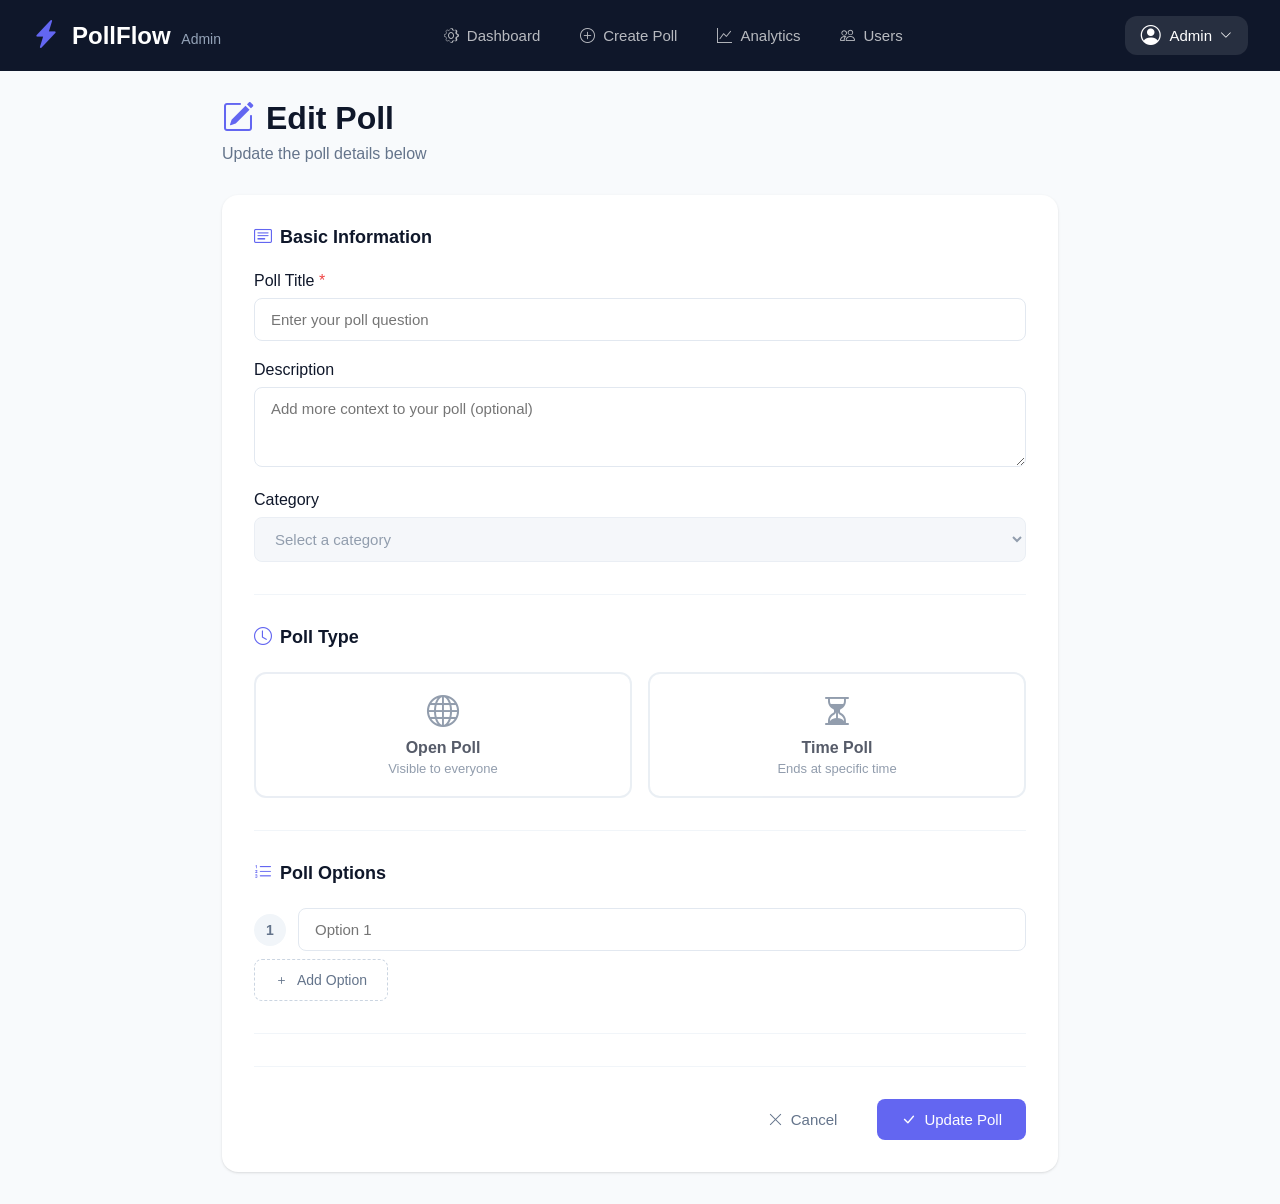
<file: target/classes/templates/admin-edit-poll.html>
<!DOCTYPE html>
<html xmlns:th="http://www.thymeleaf.org">
<head>
    <meta charset="UTF-8">
    <meta name="viewport" content="width=device-width, initial-scale=1.0">
    <title>Edit Poll - PollFlow Admin</title>
    <link rel="stylesheet" th:href="@{/css/global.css}">
    <link rel="stylesheet" href="https://cdn.jsdelivr.net/npm/bootstrap-icons@1.11.0/font/bootstrap-icons.css">
    <style>
        :root {
            --primary: #6366f1;
            --primary-dark: #4f46e5;
            --dark: #0f172a;
            --text: #334155;
            --text-light: #64748b;
            --white: #ffffff;
            --gray-50: #f8fafc;
            --gray-100: #f1f5f9;
            --gray-200: #e2e8f0;
            --gray-300: #cbd5e1;
            --success: #10b981;
            --danger: #ef4444;
            --warning: #f59e0b;
            --radius: 0.5rem;
            --radius-lg: 0.75rem;
            --radius-xl: 1rem;
            --shadow: 0 1px 3px 0 rgba(0, 0, 0, 0.1), 0 1px 2px -1px rgba(0, 0, 0, 0.1);
            --shadow-lg: 0 10px 15px -3px rgba(0, 0, 0, 0.1), 0 4px 6px -4px rgba(0, 0, 0, 0.1);
        }

        * { margin: 0; padding: 0; box-sizing: border-box; }
        
        body {
            font-family: 'Inter', -apple-system, BlinkMacSystemFont, sans-serif;
            background-color: var(--gray-50);
            color: var(--text);
            min-height: 100vh;
        }

        a { text-decoration: none; color: inherit; }
        button { font-family: inherit; cursor: pointer; border: none; outline: none; transition: all 0.3s; }
        input, textarea, select { font-family: inherit; outline: none; }

        .admin-navbar {
            position: fixed;
            top: 0;
            left: 0;
            right: 0;
            z-index: 100;
            background: var(--dark);
            padding: 1rem 0;
        }

        .admin-navbar .container {
            display: flex;
            align-items: center;
            justify-content: space-between;
            max-width: 1400px;
            margin: 0 auto;
            padding: 0 2rem;
        }

        .admin-brand {
            display: flex;
            align-items: center;
            gap: 0.75rem;
            font-size: 1.5rem;
            font-weight: 700;
            color: var(--white);
        }

        .admin-brand i { color: var(--primary); font-size: 1.75rem; }
        .admin-brand small { font-size: 0.875rem; font-weight: 400; color: #94a3b8; margin-left: 0.25rem; }

        .admin-nav-links { display: flex; gap: 0.5rem; }
        
        .nav-link {
            display: flex;
            align-items: center;
            gap: 0.5rem;
            padding: 0.5rem 1rem;
            color: rgba(255,255,255,0.7);
            text-decoration: none;
            font-size: 0.9375rem;
            border-radius: var(--radius);
            transition: all 0.3s;
        }

        .nav-link:hover { background: rgba(255,255,255,0.1); color: var(--white); }
        .nav-link.active { background: var(--primary); color: var(--white); }

        .nav-item-wrapper { position: relative; display: inline-block; }
        
        .profile-btn {
            display: flex;
            align-items: center;
            gap: 0.5rem;
            background: rgba(255,255,255,0.1);
            border: none;
            padding: 0.5rem 1rem;
            border-radius: var(--radius-lg);
            cursor: pointer;
            font-size: 0.9375rem;
            color: var(--white);
        }

        .profile-btn:hover { background: rgba(255,255,255,0.2); }
        .profile-btn i:first-child { font-size: 1.25rem; }
        .profile-btn i:last-child { font-size: 0.75rem; }

        .profile-dropdown {
            display: none;
            position: absolute;
            right: 0;
            top: 100%;
            margin-top: 0.5rem;
            background: var(--white);
            border: 1px solid var(--gray-200);
            border-radius: var(--radius-lg);
            width: 220px;
            box-shadow: var(--shadow-lg);
            z-index: 100;
        }

        .profile-dropdown.show { display: block; }
        
        .profile-dropdown-header {
            display: flex;
            align-items: center;
            gap: 0.75rem;
            padding: 1rem;
            border-bottom: 1px solid var(--gray-100);
        }

        .profile-dropdown-header .profile-name { font-weight: 600; font-size: 0.875rem; }
        .profile-dropdown-header .profile-email { font-size: 0.75rem; color: var(--text-light); }
        
        .profile-dropdown-item {
            display: flex;
            align-items: center;
            gap: 0.75rem;
            padding: 0.75rem 1rem;
            color: var(--text);
            text-decoration: none;
            font-size: 0.875rem;
        }

        .profile-dropdown-item:hover { background: var(--gray-50); }
        .profile-dropdown-item.logout { color: var(--danger); }
        .profile-dropdown-divider { height: 1px; background: var(--gray-100); margin: 0.25rem 0; }

        .admin-container {
            padding: 100px 2rem 2rem;
            max-width: 900px;
            margin: 0 auto;
        }

        .page-header {
            margin-bottom: 2rem;
        }

        .page-header h1 {
            font-size: 2rem;
            font-weight: 700;
            color: var(--dark);
            display: flex;
            align-items: center;
            gap: 0.75rem;
        }

        .page-header h1 i { color: var(--primary); }
        
        .page-header p {
            color: var(--text-light);
            margin-top: 0.5rem;
        }

        .create-form {
            background: var(--white);
            border-radius: var(--radius-xl);
            box-shadow: var(--shadow);
            padding: 2rem;
        }

        .form-section {
            margin-bottom: 2rem;
            padding-bottom: 2rem;
            border-bottom: 1px solid var(--gray-100);
        }

        .form-section:last-child {
            margin-bottom: 0;
            padding-bottom: 0;
            border-bottom: none;
        }

        .section-title {
            font-size: 1.125rem;
            font-weight: 600;
            color: var(--dark);
            margin-bottom: 1.5rem;
            display: flex;
            align-items: center;
            gap: 0.5rem;
        }

        .section-title i { color: var(--primary); }

        .form-group { margin-bottom: 1.25rem; }
        
        .form-group:last-child { margin-bottom: 0; }

        .form-group label {
            display: block;
            font-weight: 500;
            margin-bottom: 0.5rem;
            color: var(--dark);
        }

        .form-group label .required { color: var(--danger); }

        .form-group input[type="text"],
        .form-group input[type="date"],
        .form-group input[type="time"],
        .form-group textarea,
        .form-group select {
            width: 100%;
            padding: 0.75rem 1rem;
            border: 1px solid var(--gray-200);
            border-radius: var(--radius);
            font-size: 0.9375rem;
            transition: all 0.3s;
        }

        .form-group input:focus,
        .form-group textarea:focus,
        .form-group select:focus {
            border-color: var(--primary);
            box-shadow: 0 0 0 3px rgba(99, 102, 241, 0.1);
        }

        .form-group textarea { resize: vertical; min-height: 80px; }

        .form-row {
            display: grid;
            grid-template-columns: 1fr 1fr;
            gap: 1rem;
        }

        .disabled-field {
            background: var(--gray-100) !important;
            color: var(--text-light);
            cursor: not-allowed;
        }

        .poll-type-selector {
            display: grid;
            grid-template-columns: 1fr 1fr;
            gap: 1rem;
        }

        .poll-type-option {
            position: relative;
        }

        .poll-type-option input { display: none; }

        .poll-type-option label {
            display: block;
            padding: 1.25rem;
            border: 2px solid var(--gray-200);
            border-radius: var(--radius-lg);
            cursor: pointer;
            transition: all 0.3s;
            text-align: center;
        }

        .poll-type-option label:hover { border-color: var(--primary); }

        .poll-type-option input:checked + label {
            border-color: var(--primary);
            background: rgba(99, 102, 241, 0.05);
        }

        .poll-type-option input:disabled + label {
            opacity: 0.7;
            cursor: not-allowed;
        }

        .poll-type-option label i {
            display: block;
            font-size: 2rem;
            margin-bottom: 0.5rem;
            color: var(--text-light);
        }

        .poll-type-option input:checked + label i { color: var(--primary); }

        .poll-type-option label span {
            display: block;
            font-weight: 600;
            color: var(--dark);
        }

        .poll-type-option label small {
            display: block;
            color: var(--text-light);
            font-size: 0.8125rem;
            margin-top: 0.25rem;
        }

        .time-fields {
            background: var(--gray-50);
            border-radius: var(--radius-lg);
            padding: 1.5rem;
            margin-top: 1rem;
            display: none;
        }

        .time-fields.show { display: block; }

        .time-fields .form-row { margin-bottom: 1rem; }

        .checkbox-option {
            display: flex;
            align-items: center;
            gap: 0.75rem;
            cursor: pointer;
            padding: 0.75rem;
            background: var(--white);
            border: 1px solid var(--gray-200);
            border-radius: var(--radius);
            transition: all 0.3s;
        }

        .checkbox-option:hover { border-color: var(--primary); }

        .checkbox-option input { width: auto; margin: 0; }

        .checkbox-option span { font-size: 0.9375rem; }

        .options-container {
            display: flex;
            flex-direction: column;
            gap: 0.75rem;
        }

        .option-row {
            display: flex;
            align-items: center;
            gap: 0.75rem;
        }

        .option-number {
            width: 32px;
            height: 32px;
            display: flex;
            align-items: center;
            justify-content: center;
            background: var(--gray-100);
            border-radius: 50%;
            font-size: 0.875rem;
            font-weight: 600;
            color: var(--text-light);
            flex-shrink: 0;
        }

        .option-input {
            flex: 1;
            padding: 0.75rem 1rem;
            border: 1px solid var(--gray-200);
            border-radius: var(--radius);
            font-size: 0.9375rem;
        }

        .option-input:focus {
            border-color: var(--primary);
            box-shadow: 0 0 0 3px rgba(99, 102, 241, 0.1);
        }

        .remove-option-btn {
            background: none;
            border: none;
            color: var(--text-light);
            cursor: pointer;
            padding: 0.5rem;
            font-size: 1.25rem;
            transition: all 0.3s;
        }

        .remove-option-btn:hover { color: var(--danger); }

        .add-option-btn {
            display: inline-flex;
            align-items: center;
            gap: 0.5rem;
            padding: 0.75rem 1.25rem;
            background: transparent;
            border: 1px dashed var(--gray-300);
            border-radius: var(--radius);
            color: var(--text-light);
            font-size: 0.875rem;
            font-weight: 500;
            cursor: pointer;
            transition: all 0.3s;
            margin-top: 0.5rem;
        }

        .add-option-btn:hover {
            border-color: var(--primary);
            color: var(--primary);
        }

        .form-actions {
            display: flex;
            justify-content: flex-end;
            gap: 1rem;
            margin-top: 2rem;
            padding-top: 2rem;
            border-top: 1px solid var(--gray-100);
        }

        .btn {
            display: inline-flex;
            align-items: center;
            gap: 0.5rem;
            padding: 0.75rem 1.5rem;
            font-weight: 500;
            font-size: 0.9375rem;
            border-radius: var(--radius);
            transition: all 0.3s;
            text-decoration: none;
        }

        .btn-primary {
            background: var(--primary);
            color: var(--white);
        }

        .btn-primary:hover { background: var(--primary-dark); }

        .btn-ghost {
            background: transparent;
            color: var(--text-light);
        }

        .btn-ghost:hover { background: var(--gray-100); color: var(--text); }

        .toast {
            position: fixed;
            bottom: 2rem;
            right: 2rem;
            display: flex;
            align-items: center;
            gap: 0.75rem;
            padding: 1rem 1.5rem;
            background: var(--white);
            border-radius: var(--radius);
            box-shadow: var(--shadow-lg);
            transform: translateY(100px);
            opacity: 0;
            transition: all 0.3s;
            z-index: 9999;
        }

        .toast.show { transform: translateY(0); opacity: 1; }
        .toast-success { border-left: 4px solid var(--success); }
        .toast-error { border-left: 4px solid var(--danger); }

        @media (max-width: 768px) {
            .admin-navbar .container { flex-direction: column; gap: 1rem; }
            .admin-nav-links { flex-wrap: wrap; justify-content: center; }
            .form-row { grid-template-columns: 1fr; }
            .poll-type-selector { grid-template-columns: 1fr; }
            .admin-container { padding: 120px 1rem 1rem; }
            .create-form { padding: 1.5rem; }
        }
    </style>
</head>
<body>
    <nav class="admin-navbar">
        <div class="container">
            <a class="admin-brand" href="/admin">
                <i class="bi bi-lightning-charge-fill"></i>
                <span>PollFlow <small>Admin</small></span>
            </a>
            <div class="admin-nav-links">
                <a href="/admin" class="nav-link">
                    <i class="bi bi-gear"></i> Dashboard
                </a>
                <a href="/admin/poll/create" class="nav-link">
                    <i class="bi bi-plus-circle"></i> Create Poll
                </a>
                <a href="/admin/analytics" class="nav-link">
                    <i class="bi bi-graph-up"></i> Analytics
                </a>
                <a href="/admin/users" class="nav-link">
                    <i class="bi bi-people"></i> Users
                </a>
            </div>
            <div class="admin-actions">
                <div class="nav-item-wrapper">
                    <button class="profile-btn" onclick="toggleProfileDropdown()">
                        <i class="bi bi-person-circle"></i>
                        <span th:text="${currentUser.fullName}">Admin</span>
                        <i class="bi bi-chevron-down"></i>
                    </button>
                    <div id="profileDropdown" class="profile-dropdown">
                        <div class="profile-dropdown-header">
                            <i class="bi bi-person-circle" style="font-size: 1.5rem; color: #3b82f6;"></i>
                            <div>
                                <div class="profile-name" th:text="${currentUser.fullName}">Admin</div>
                                <div class="profile-email" th:text="${currentUser.email}">admin@example.com</div>
                            </div>
                        </div>
                        <a href="/admin/profile" class="profile-dropdown-item">
                            <i class="bi bi-person"></i> See Profile
                        </a>
                        <div class="profile-dropdown-divider"></div>
                        <a href="/logout" class="profile-dropdown-item logout">
                            <i class="bi bi-box-arrow-right"></i> Logout
                        </a>
                    </div>
                </div>
            </div>
        </div>
    </nav>

    <div class="admin-container">
        <div class="page-header">
            <h1>
                <i class="bi bi-pencil-square"></i> Edit Poll
            </h1>
            <p>Update the poll details below</p>
        </div>

        <form id="editPollForm" class="create-form" onsubmit="updatePoll(event)">
            <input type="hidden" id="pollId" th:value="${poll.id}">
            
            <div class="form-section">
                <div class="section-title">
                    <i class="bi bi-card-text"></i> Basic Information
                </div>
                
                <div class="form-group">
                    <label>Poll Title <span class="required">*</span></label>
                    <input type="text" id="pollTitle" required th:value="${poll.title}" placeholder="Enter your poll question">
                </div>
                
                <div class="form-group">
                    <label>Description</label>
                    <textarea id="pollDescription" rows="3" th:text="${poll.description}" placeholder="Add more context to your poll (optional)"></textarea>
                </div>
                
                <div class="form-group">
                    <label>Category</label>
                    <select id="pollCategory" disabled class="disabled-field">
                        <option value="">Select a category</option>
                        <option th:each="cat : ${categories}" th:value="${cat.id}" th:text="${cat.name}" th:selected="${cat.id == poll.categoryId}">Category</option>
                    </select>
                </div>
            </div>

            <div class="form-section">
                <div class="section-title">
                    <i class="bi bi-clock"></i> Poll Type
                </div>
                
                <div class="poll-type-selector">
                    <div class="poll-type-option">
                        <input type="radio" name="pollType" id="pollTypeOpen" value="OPEN" th:checked="${poll.pollType == 'OPEN'}" disabled>
                        <label for="pollTypeOpen">
                            <i class="bi bi-globe"></i>
                            <span>Open Poll</span>
                            <small>Visible to everyone</small>
                        </label>
                    </div>
                    <div class="poll-type-option">
                        <input type="radio" name="pollType" id="pollTypeTime" value="TIME_BASED" th:checked="${poll.pollType == 'TIME_BASED'}" disabled>
                        <label for="pollTypeTime">
                            <i class="bi bi-hourglass-split"></i>
                            <span>Time Poll</span>
                            <small>Ends at specific time</small>
                        </label>
                    </div>
                </div>
                
                <div id="timeFields" class="time-fields" th:classappend="${poll.pollType == 'TIME_BASED'} ? 'show'">
                    <div class="form-row">
                        <div class="form-group">
                            <label>End Date <span class="required">*</span></label>
                            <input type="date" id="pollEndDate" th:value="${poll.endTime != null ? #temporals.format(poll.endTime, 'yyyy-MM-dd') : ''}">
                        </div>
                        <div class="form-group">
                            <label>End Time <span class="required">*</span></label>
                            <input type="time" id="pollEndTime" th:value="${poll.endTime != null ? #temporals.format(poll.endTime, 'HH:mm') : ''}">
                        </div>
                    </div>
                    <div class="checkbox-option">
                        <input type="checkbox" id="hideResultsUntilEnd" th:checked="${poll.hideResults}">
                        <span>Hide results until poll ends</span>
                    </div>
                </div>
            </div>

            <div class="form-section">
                <div class="section-title">
                    <i class="bi bi-list-ol"></i> Poll Options
                </div>
                
                <div class="options-container" id="optionsContainer">
                    <div class="option-row" th:each="opt, iterStat : ${poll.options}">
                        <span class="option-number" th:text="${iterStat.count}">1</span>
                        <input type="text" class="option-input" th:value="${opt.optionText}" th:placeholder="'Option ' + ${iterStat.count}" required>
                        <button type="button" class="remove-option-btn" onclick="removeOption(this)" th:if="${poll.options.size() > 2}" title="Remove option">
                            <i class="bi bi-x"></i>
                        </button>
                    </div>
                </div>
                <button type="button" class="add-option-btn" onclick="addOption()">
                    <i class="bi bi-plus"></i> Add Option
                </button>
            </div>

            <div class="form-actions">
                <a href="/admin" class="btn btn-ghost">
                    <i class="bi bi-x-lg"></i> Cancel
                </a>
                <button type="submit" class="btn btn-primary">
                    <i class="bi bi-check-lg"></i> Update Poll
                </button>
            </div>
        </form>
    </div>

    <div id="toast" class="toast">
        <i class="bi bi-check-circle"></i>
        <span id="toastMessage"></span>
    </div>

    <script th:inline="javascript">
        const csrfToken = document.querySelector('meta[name="_csrf"]')?.content || '';
        const csrfHeader = document.querySelector('meta[name="_csrf_header"]')?.content || 'X-CSRF-TOKEN';

        function getHeaders() {
            const headers = { 'Content-Type': 'application/json' };
            const token = localStorage.getItem('token');
            if (token) {
                headers['Authorization'] = 'Bearer ' + token;
            } else {
                headers[csrfHeader] = csrfToken;
            }
            return headers;
        }

        function toggleProfileDropdown() {
            document.getElementById('profileDropdown').classList.toggle('show');
        }

        document.addEventListener('click', function(e) {
            var profileBtn = document.querySelector('.profile-btn');
            var profileDropdown = document.getElementById('profileDropdown');
            if (profileBtn && !profileBtn.contains(e.target)) {
                profileDropdown.classList.remove('show');
            }
        });

        var optionCount = document.querySelectorAll('.option-row').length;
        
        function addOption() {
            optionCount++;
            var container = document.getElementById('optionsContainer');
            var newRow = document.createElement('div');
            newRow.className = 'option-row';
            newRow.innerHTML = `
                <span class="option-number">${optionCount}</span>
                <input type="text" class="option-input" placeholder="Option ${optionCount}">
                <button type="button" class="remove-option-btn" onclick="removeOption(this)">
                    <i class="bi bi-x"></i>
                </button>
            `;
            container.appendChild(newRow);
            updateOptionNumbers();
        }

        function removeOption(btn) {
            var rows = document.querySelectorAll('.option-row');
            if (rows.length > 2) {
                btn.parentElement.remove();
                updateOptionNumbers();
            } else {
                showToast('Minimum 2 options required', 'error');
            }
        }

        function updateOptionNumbers() {
            var rows = document.querySelectorAll('.option-row');
            rows.forEach(function(row, index) {
                var numSpan = row.querySelector('.option-number');
                if (numSpan) {
                    numSpan.textContent = index + 1;
                }
                var input = row.querySelector('.option-input');
                if (input && !input.placeholder.includes(String(index + 1))) {
                    input.placeholder = 'Option ' + (index + 1);
                }
                var removeBtn = row.querySelector('.remove-option-btn');
                if (removeBtn) {
                    removeBtn.style.display = rows.length <= 2 ? 'none' : 'block';
                }
            });
            optionCount = rows.length;
        }

        function updatePoll(e) {
            e.preventDefault();
            
            var pollId = document.getElementById('pollId').value;
            var title = document.getElementById('pollTitle').value;
            var description = document.getElementById('pollDescription').value;
            
            var optionInputs = document.querySelectorAll('.option-input');
            var options = [];
            optionInputs.forEach(function(input) {
                if (input.value.trim()) {
                    options.push(input.value.trim());
                }
            });

            if (options.length < 2) {
                showToast('Please provide at least 2 options', 'error');
                return;
            }

            var pollType = document.querySelector('input[name="pollType"]:checked').value;
            var endTime = null;
            var hideResults = false;
            
            if (pollType === 'TIME_BASED') {
                var endDate = document.getElementById('pollEndDate').value;
                var endTimeStr = document.getElementById('pollEndTime').value;
                
                if (endDate && endTimeStr) {
                    endTime = endDate + 'T' + endTimeStr + ':00';
                }
                hideResults = document.getElementById('hideResultsUntilEnd').checked;
            }

            var payload = {
                title: title,
                description: description,
                options: options,
                pollType: pollType,
                endTime: endTime,
                hideResults: hideResults
            };

            console.log('Updating poll with payload:', payload);
            
            fetch('/api/admin/polls/' + pollId, {
                method: 'PUT',
                headers: getHeaders(),
                body: JSON.stringify(payload)
            })
            .then(function(response) {
                console.log('Response status:', response.status);
                if (!response.ok) {
                    return response.json().then(function(err) {
                        console.log('Error response:', err);
                        throw new Error(err.message || err.error || 'Failed to update poll');
                    });
                }
                return response.json();
            })
            .then(function(data) {
                console.log('Success:', data);
                showToast('Poll updated successfully!', 'success');
                setTimeout(function() {
                    window.location.href = '/admin';
                }, 1500);
            })
            .catch(function(err) {
                console.log('Catch error:', err.message);
                showToast(err.message || 'Failed to update poll', 'error');
            });
        }

        function showToast(message, type) {
            var toast = document.getElementById('toast');
            var toastMessage = document.getElementById('toastMessage');
            var icon = toast.querySelector('i');
            
            toastMessage.textContent = message;
            toast.className = 'toast toast-' + type;
            
            if (type === 'success') {
                icon.className = 'bi bi-check-circle';
            } else {
                icon.className = 'bi bi-exclamation-circle';
            }
            
            toast.classList.add('show');
            
            setTimeout(function() {
                toast.classList.remove('show');
            }, 3000);
        }

        document.addEventListener('DOMContentLoaded', function() {
            updateOptionNumbers();
        });
    </script>
</body>
</html>
</file>
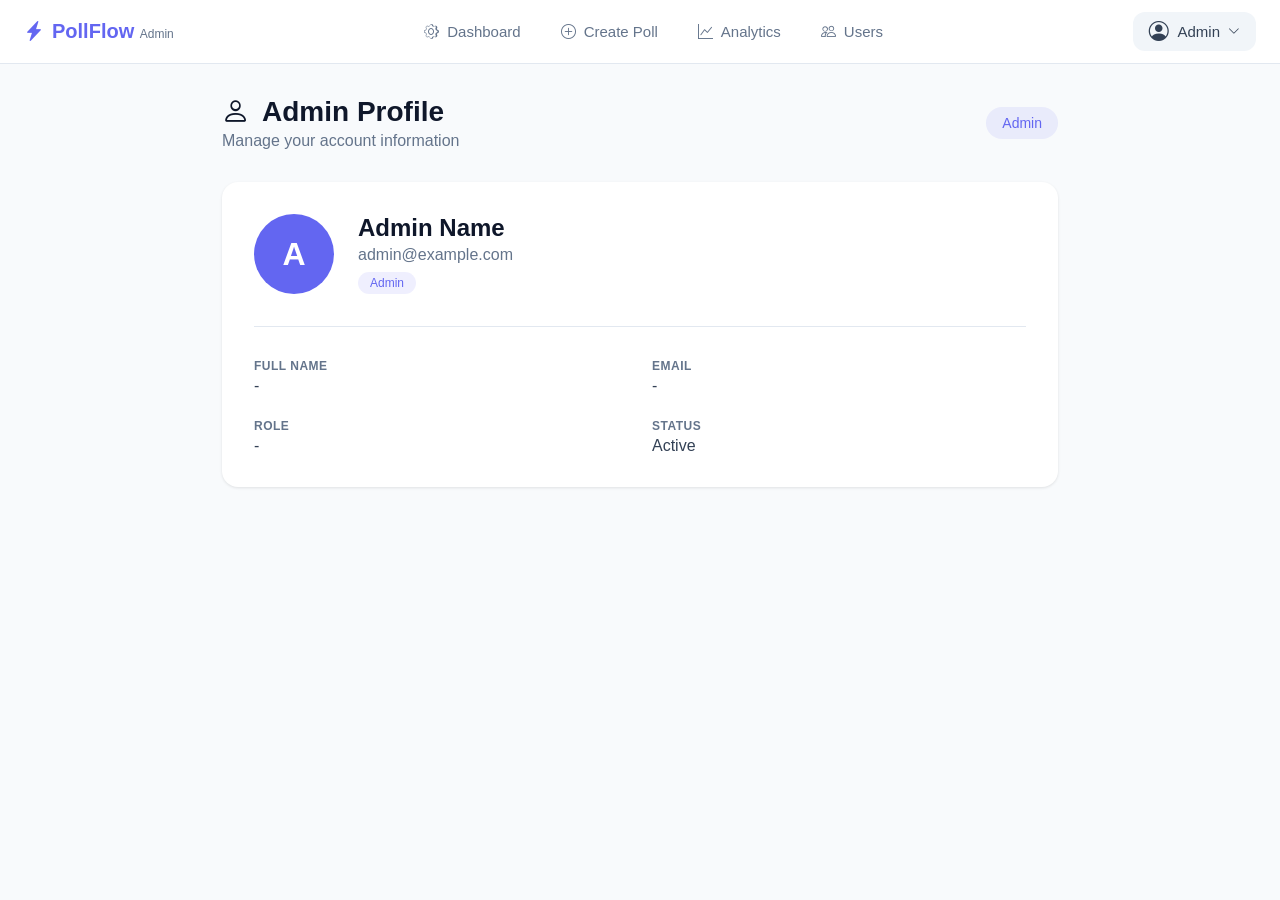
<file: target/classes/templates/admin-profile.html>
<!DOCTYPE html>
<html xmlns:th="http://www.thymeleaf.org">
<head>
    <meta charset="UTF-8">
    <meta name="viewport" content="width=device-width, initial-scale=1.0">
    <title>Profile - PollFlow Admin</title>
    <link rel="stylesheet" th:href="@{/css/global.css}">
    <link rel="stylesheet" href="https://cdn.jsdelivr.net/npm/bootstrap-icons@1.11.0/font/bootstrap-icons.css">
</head>
<body>
    <nav class="admin-navbar">
        <div class="container">
            <a class="admin-brand" href="/admin">
                <i class="bi bi-lightning-charge-fill"></i>
                <span>PollFlow <small>Admin</small></span>
            </a>
            <div class="admin-nav-links">
                <a href="/admin" class="nav-link">
                    <i class="bi bi-gear"></i> Dashboard
                </a>
                <a href="/admin/poll/create" class="nav-link">
                    <i class="bi bi-plus-circle"></i> Create Poll
                </a>
                <a href="/admin/analytics" class="nav-link">
                    <i class="bi bi-graph-up"></i> Analytics
                </a>
                <a href="/admin/users" class="nav-link">
                    <i class="bi bi-people"></i> Users
                </a>
            </div>
            <div class="admin-actions">
                <div class="nav-item-wrapper">
                    <button class="profile-btn" onclick="toggleProfileDropdown()">
                        <i class="bi bi-person-circle"></i>
                        <span th:text="${currentUser.fullName}">Admin</span>
                        <i class="bi bi-chevron-down"></i>
                    </button>
                    <div id="profileDropdown" class="profile-dropdown">
                        <div class="profile-dropdown-header">
                            <i class="bi bi-person-circle" style="font-size: 1.5rem; color: #3b82f6;"></i>
                            <div>
                                <div class="profile-name" th:text="${currentUser.fullName}">Admin</div>
                                <div class="profile-email" th:text="${currentUser.email}">admin@example.com</div>
                            </div>
                        </div>
                        <a href="/admin/profile" class="profile-dropdown-item active">
                            <i class="bi bi-person"></i> See Profile
                        </a>
                        <div class="profile-dropdown-divider"></div>
                        <a href="/logout" class="profile-dropdown-item logout">
                            <i class="bi bi-box-arrow-right"></i> Logout
                        </a>
                    </div>
                </div>
            </div>
        </div>
    </nav>

    <div class="admin-container">
        <div class="admin-header">
            <div class="header-content">
                <h1>
                    <i class="bi bi-person"></i> Admin Profile
                </h1>
                <p>Manage your account information</p>
            </div>
            <div class="header-badge badge-primary">
                <span th:text="${currentUser.role == 'POLL_ADMIN'} ? 'Poll Admin' : 'Verification Admin'">Admin</span>
            </div>
        </div>

        <div class="profile-card">
            <div class="profile-header">
                <div class="profile-avatar">
                    <span th:text="${#strings.substring(user.fullName, 0, 1)}">A</span>
                </div>
                <div class="profile-info">
                    <h2 th:text="${user.fullName}">Admin Name</h2>
                    <p th:text="${user.email}">admin@example.com</p>
                    <span class="role-badge" th:text="${currentUser.role == 'POLL_ADMIN'} ? 'Poll Admin' : 'Verification Admin'">Admin</span>
                </div>
            </div>

            <div class="profile-details">
                <div class="detail-item">
                    <label>Full Name</label>
                    <span th:text="${user.fullName}">-</span>
                </div>
                <div class="detail-item">
                    <label>Email</label>
                    <span th:text="${user.email}">-</span>
                </div>
                <div class="detail-item">
                    <label>Role</label>
                    <span th:text="${currentUser.role == 'POLL_ADMIN'} ? 'Poll Admin' : 'Verification Admin'">-</span>
                </div>
                <div class="detail-item">
                    <label>Status</label>
                    <span class="status-active" th:text="${user.status}">Active</span>
                </div>
            </div>
        </div>
    </div>

    <script>
        function toggleProfileDropdown() {
            document.getElementById('profileDropdown').classList.toggle('show');
        }

        document.addEventListener('click', function(e) {
            var profileDropdown = document.getElementById('profileDropdown');
            var profileBtn = document.querySelector('.profile-btn');
            if (profileBtn && !profileBtn.contains(e.target)) {
                profileDropdown.classList.remove('show');
            }
        });
    </script>

    <style>
        :root {
            --primary: #6366f1;
            --primary-dark: #4f46e5;
            --success: #10b981;
            --danger: #ef4444;
            --warning: #f59e0b;
            --dark: #0f172a;
            --text: #334155;
            --text-light: #64748b;
            --gray-50: #f8fafc;
            --gray-100: #f1f5f9;
            --gray-200: #e2e8f0;
            --shadow: 0 1px 3px 0 rgba(0, 0, 0, 0.1);
            --shadow-lg: 0 10px 15px -3px rgba(0, 0, 0, 0.1);
            --radius: 8px;
            --radius-lg: 12px;
            --radius-xl: 16px;
            --white: #ffffff;
        }

        * { margin: 0; padding: 0; box-sizing: border-box; }
        body { font-family: -apple-system, BlinkMacSystemFont, 'Segoe UI', Roboto, sans-serif; background: var(--gray-50); color: var(--text); }
        .container { max-width: 1400px; margin: 0 auto; padding: 0 1.5rem; }

        .admin-navbar { position: fixed; top: 0; left: 0; right: 0; z-index: 100; background: var(--white); border-bottom: 1px solid var(--gray-200); padding: 0.75rem 0; }
        .admin-navbar .container { display: flex; align-items: center; justify-content: space-between; }
        .admin-brand { display: flex; align-items: center; gap: 0.5rem; font-size: 1.25rem; font-weight: 700; color: var(--primary); text-decoration: none; }
        .admin-brand small { font-size: 0.75rem; font-weight: 400; color: var(--text-light); }

        .admin-container { padding: 6rem 2rem 3rem; max-width: 900px; margin: 0 auto; }
        .admin-header { display: flex; justify-content: space-between; align-items: center; margin-bottom: 2rem; }
        .header-content h1 { font-size: 1.75rem; font-weight: 700; color: var(--dark); display: flex; align-items: center; gap: 0.75rem; }
        .header-content p { color: var(--text-light); margin-top: 0.25rem; }
        .header-badge { padding: 0.5rem 1rem; border-radius: 9999px; font-size: 0.875rem; font-weight: 500; }
        .badge-primary { background: rgba(99, 102, 241, 0.1); color: var(--primary); }

        .profile-card { background: var(--white); border-radius: var(--radius-xl); padding: 2rem; box-shadow: var(--shadow); }
        .profile-header { display: flex; align-items: center; gap: 1.5rem; margin-bottom: 2rem; padding-bottom: 2rem; border-bottom: 1px solid var(--gray-200); }
        .profile-avatar { width: 80px; height: 80px; display: flex; align-items: center; justify-content: center; background: var(--primary); border-radius: 50%; font-size: 2rem; font-weight: 700; color: var(--white); }
        .profile-info h2 { font-size: 1.5rem; font-weight: 600; color: var(--dark); }
        .profile-info p { color: var(--text-light); margin: 0.25rem 0 0.5rem; }
        .role-badge { display: inline-block; padding: 0.25rem 0.75rem; background: rgba(99, 102, 241, 0.1); color: var(--primary); border-radius: 9999px; font-size: 0.75rem; font-weight: 500; }

        .profile-details { display: grid; grid-template-columns: repeat(2, 1fr); gap: 1.5rem; }
        .detail-item { display: flex; flex-direction: column; gap: 0.25rem; }
        .detail-item label { font-size: 0.75rem; font-weight: 600; color: var(--text-light); text-transform: uppercase; letter-spacing: 0.5px; }
        .detail-item span { font-size: 1rem; color: var(--text); }
        .status-active { color: var(--success); font-weight: 500; }

        .admin-actions { display: flex; align-items: center; gap: 1rem; }
        .nav-item-wrapper { position: relative; display: inline-block; }
        .profile-btn { display: flex; align-items: center; gap: 0.5rem; background: var(--gray-100); border: none; padding: 0.5rem 1rem; border-radius: var(--radius-lg); cursor: pointer; font-size: 0.9375rem; color: var(--text); }
        .profile-btn:hover { background: var(--gray-200); }
        .profile-btn i:first-child { font-size: 1.25rem; }
        .profile-btn i:last-child { font-size: 0.75rem; }
        .profile-dropdown { display: none; position: absolute; right: 0; top: 100%; margin-top: 0.5rem; background: var(--white); border: 1px solid var(--gray-200); border-radius: var(--radius-lg); width: 220px; box-shadow: var(--shadow-lg); z-index: 100; }
        .profile-dropdown.show { display: block; }
        .profile-dropdown-header { display: flex; align-items: center; gap: 0.75rem; padding: 1rem; border-bottom: 1px solid var(--gray-100); }
        .profile-dropdown-header .profile-name { font-weight: 600; font-size: 0.875rem; }
        .profile-dropdown-header .profile-email { font-size: 0.75rem; color: var(--text-light); }
        .profile-dropdown-item { display: flex; align-items: center; gap: 0.75rem; padding: 0.75rem 1rem; color: var(--text); text-decoration: none; font-size: 0.875rem; }
        .profile-dropdown-item:hover { background: var(--gray-50); }
        .profile-dropdown-item.active { background: rgba(99, 102, 241, 0.1); color: var(--primary); }
        .profile-dropdown-item.logout { color: var(--danger); }
        .profile-dropdown-divider { height: 1px; background: var(--gray-100); margin: 0.25rem 0; }

        .admin-nav-links { display: flex; gap: 0.5rem; }
        .nav-link { display: flex; align-items: center; gap: 0.5rem; padding: 0.5rem 1rem; color: var(--text-light); text-decoration: none; font-size: 0.9375rem; border-radius: var(--radius); transition: all 0.3s; }
        .nav-link:hover { background: var(--gray-100); color: var(--text); }
        .nav-link.active { background: var(--primary); color: var(--white); }

        @media (max-width: 768px) { 
            .profile-details { grid-template-columns: 1fr; }
            .admin-header { flex-direction: column; align-items: flex-start; gap: 1rem; }
            .profile-header { flex-direction: column; text-align: center; }
        }
    </style>
</body>
</html>
</file>
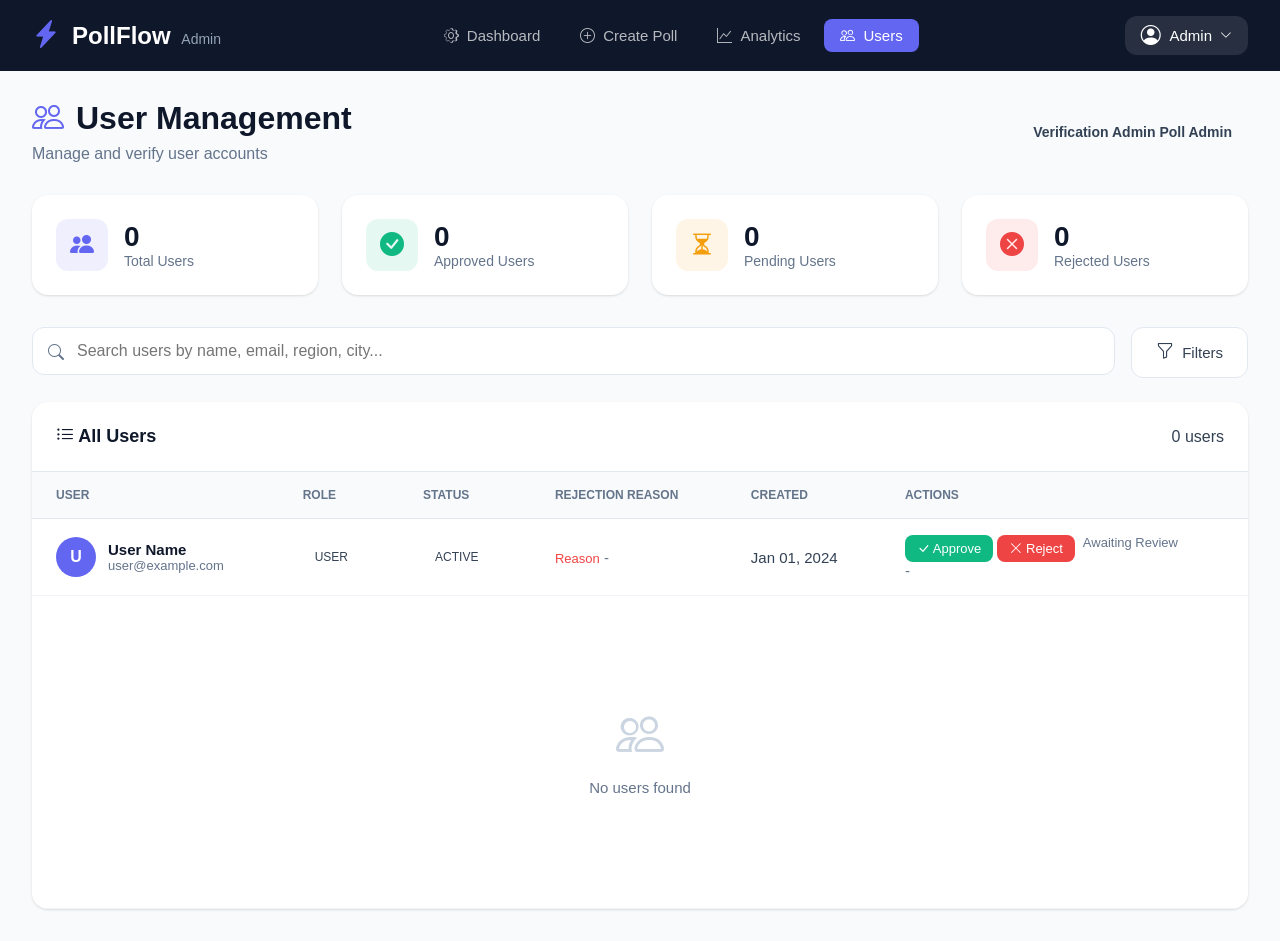
<file: target/classes/templates/admin-users.html>
<!DOCTYPE html>
<html xmlns:th="http://www.thymeleaf.org">
<head>
    <meta charset="UTF-8">
    <meta name="viewport" content="width=device-width, initial-scale=1.0">
    <title>Users - PollFlow Admin</title>
    <link rel="stylesheet" th:href="@{/css/global.css}">
    <link rel="stylesheet" href="https://cdn.jsdelivr.net/npm/bootstrap-icons@1.11.0/font/bootstrap-icons.css">
    <style>
        :root {
            --primary: #6366f1;
            --primary-dark: #4f46e5;
            --dark: #0f172a;
            --text: #334155;
            --text-light: #64748b;
            --white: #ffffff;
            --gray-50: #f8fafc;
            --gray-100: #f1f5f9;
            --gray-200: #e2e8f0;
            --gray-300: #cbd5e1;
            --success: #10b981;
            --danger: #ef4444;
            --warning: #f59e0b;
            --radius: 0.5rem;
            --radius-lg: 0.75rem;
            --radius-xl: 1rem;
            --shadow: 0 1px 3px 0 rgba(0, 0, 0, 0.1), 0 1px 2px -1px rgba(0, 0, 0, 0.1);
            --shadow-lg: 0 10px 15px -3px rgba(0, 0, 0, 0.1), 0 4px 6px -4px rgba(0, 0, 0, 0.1);
        }

        * { margin: 0; padding: 0; box-sizing: border-box; }
        
        body {
            font-family: 'Inter', -apple-system, BlinkMacSystemFont, sans-serif;
            background-color: var(--gray-50);
            color: var(--text);
            min-height: 100vh;
        }

        a { text-decoration: none; color: inherit; }
        button { font-family: inherit; cursor: pointer; border: none; outline: none; transition: all 0.3s; }
        input, select { font-family: inherit; outline: none; }

        .admin-navbar {
            position: fixed;
            top: 0;
            left: 0;
            right: 0;
            z-index: 100;
            background: var(--dark);
            padding: 1rem 0;
        }

        .admin-navbar .container {
            display: flex;
            align-items: center;
            justify-content: space-between;
            max-width: 1400px;
            margin: 0 auto;
            padding: 0 2rem;
        }

        .admin-brand {
            display: flex;
            align-items: center;
            gap: 0.75rem;
            font-size: 1.5rem;
            font-weight: 700;
            color: var(--white);
        }

        .admin-brand i { color: var(--primary); font-size: 1.75rem; }
        .admin-brand small { font-size: 0.875rem; font-weight: 400; color: #94a3b8; margin-left: 0.25rem; }

        .admin-nav-links { display: flex; gap: 0.5rem; }
        
        .nav-link {
            display: flex;
            align-items: center;
            gap: 0.5rem;
            padding: 0.5rem 1rem;
            color: rgba(255,255,255,0.7);
            text-decoration: none;
            font-size: 0.9375rem;
            border-radius: var(--radius);
            transition: all 0.3s;
        }

        .nav-link:hover { background: rgba(255,255,255,0.1); color: var(--white); }
        .nav-link.active { background: var(--primary); color: var(--white); }

        .nav-item-wrapper { position: relative; display: inline-block; }
        
        .profile-btn {
            display: flex;
            align-items: center;
            gap: 0.5rem;
            background: rgba(255,255,255,0.1);
            border: none;
            padding: 0.5rem 1rem;
            border-radius: var(--radius-lg);
            cursor: pointer;
            font-size: 0.9375rem;
            color: var(--white);
        }

        .profile-btn:hover { background: rgba(255,255,255,0.2); }
        .profile-btn i:first-child { font-size: 1.25rem; }
        .profile-btn i:last-child { font-size: 0.75rem; }

        .profile-dropdown {
            display: none;
            position: absolute;
            right: 0;
            top: 100%;
            margin-top: 0.5rem;
            background: var(--white);
            border: 1px solid var(--gray-200);
            border-radius: var(--radius-lg);
            width: 220px;
            box-shadow: var(--shadow-lg);
            z-index: 100;
        }

        .profile-dropdown.show { display: block; }
        
        .profile-dropdown-header {
            display: flex;
            align-items: center;
            gap: 0.75rem;
            padding: 1rem;
            border-bottom: 1px solid var(--gray-100);
        }

        .profile-dropdown-header .profile-name { font-weight: 600; font-size: 0.875rem; }
        .profile-dropdown-header .profile-email { font-size: 0.75rem; color: var(--text-light); }
        
        .profile-dropdown-item {
            display: flex;
            align-items: center;
            gap: 0.75rem;
            padding: 0.75rem 1rem;
            color: var(--text);
            text-decoration: none;
            font-size: 0.875rem;
        }

        .profile-dropdown-item:hover { background: var(--gray-50); }
        .profile-dropdown-item.logout { color: var(--danger); }
        .profile-dropdown-divider { height: 1px; background: var(--gray-100); margin: 0.25rem 0; }

        .admin-container {
            padding: 100px 2rem 2rem;
            max-width: 1400px;
            margin: 0 auto;
        }

        .admin-header {
            display: flex;
            justify-content: space-between;
            align-items: center;
            margin-bottom: 2rem;
        }

        .admin-header h1 {
            font-size: 2rem;
            font-weight: 700;
            color: var(--dark);
            display: flex;
            align-items: center;
            gap: 0.75rem;
        }

        .admin-header h1 i { color: var(--primary); }
        
        .admin-header p {
            color: var(--text-light);
            margin-top: 0.5rem;
        }

        .header-badge {
            padding: 0.5rem 1rem;
            border-radius: 9999px;
            font-weight: 600;
            font-size: 0.875rem;
        }

        .header-badge.badge-primary { background: rgba(99, 102, 241, 0.1); color: var(--primary); }

        .search-filter-section { display: none; }

        .search-filter-wrapper { margin-bottom: 1.5rem; }
        
        .search-section {
            display: flex;
            gap: 1rem;
            margin-bottom: 1rem;
        }

        .search-box-large {
            flex: 1;
            position: relative;
        }

        .search-box-large i {
            position: absolute;
            left: 1rem;
            top: 50%;
            transform: translateY(-50%);
            color: var(--text-light);
        }

        .search-box-large input {
            width: 100%;
            padding: 0.875rem 1rem 0.875rem 2.75rem;
            border: 1px solid var(--gray-200);
            border-radius: var(--radius-lg);
            font-size: 1rem;
            background: var(--white);
        }

        .search-box-large input:focus {
            border-color: var(--primary);
            box-shadow: 0 0 0 3px rgba(99, 102, 241, 0.1);
        }

        .filter-toggle-btn {
            display: flex;
            align-items: center;
            gap: 0.5rem;
            padding: 0.875rem 1.5rem;
            background: var(--white);
            border: 1px solid var(--gray-200);
            border-radius: var(--radius-lg);
            font-size: 0.9375rem;
            font-weight: 500;
            color: var(--text);
            cursor: pointer;
            transition: all 0.3s;
        }

        .filter-toggle-btn:hover {
            border-color: var(--primary);
            color: var(--primary);
        }

        .filter-toggle-btn i {
            font-size: 1.125rem;
        }

        .filter-panel {
            display: none;
            background: var(--white);
            border: 1px solid var(--gray-200);
            border-radius: var(--radius-lg);
            padding: 1.25rem;
        }

        .filter-panel.show {
            display: block;
        }

        .filter-row-multi {
            display: grid;
            grid-template-columns: repeat(4, 1fr);
            gap: 0.75rem;
            margin-bottom: 1rem;
        }

        .filter-col {
            width: 100%;
        }

        .filter-col select {
            width: 100%;
            padding: 0.625rem 0.75rem;
            border: 1px solid var(--gray-200);
            border-radius: var(--radius);
            font-size: 0.8125rem;
            background: var(--white);
            cursor: pointer;
        }

        .filter-col select:focus {
            border-color: var(--primary);
            outline: none;
        }

        .city-filter-wrapper {
            position: relative;
        }

        .city-search-wrapper {
            display: none;
            position: absolute;
            top: 100%;
            left: 0;
            right: 0;
            background: var(--white);
            border: 1px solid var(--gray-200);
            border-radius: var(--radius);
            padding: 0.5rem;
            z-index: 10;
            box-shadow: var(--shadow);
        }

        .city-filter-wrapper:focus-within .city-search-wrapper {
            display: block;
        }

        .city-search-wrapper input {
            width: 100%;
            padding: 0.5rem;
            border: 1px solid var(--gray-200);
            border-radius: var(--radius);
            font-size: 0.8125rem;
        }

        .filter-actions {
            display: flex;
            justify-content: flex-end;
            padding-top: 0.75rem;
            border-top: 1px solid var(--gray-100);
        }

        .clear-filters-btn {
            display: flex;
            align-items: center;
            gap: 0.375rem;
            padding: 0.5rem 1rem;
            background: transparent;
            border: none;
            color: var(--text-light);
            font-size: 0.8125rem;
            cursor: pointer;
            transition: all 0.3s;
        }

        .clear-filters-btn:hover {
            color: var(--danger);
        }

        .modal {
            display: none;
            position: fixed;
            top: 0;
            left: 0;
            right: 0;
            bottom: 0;
            background: rgba(0, 0, 0, 0.5);
            align-items: center;
            justify-content: center;
            z-index: 1000;
        }

        .modal.show {
            display: flex;
        }

        .modal-content {
            background: var(--white);
            border-radius: var(--radius-lg);
            box-shadow: var(--shadow-lg);
            animation: modalFadeIn 0.2s ease-out;
        }

        @keyframes modalFadeIn {
            from { opacity: 0; transform: scale(0.95); }
            to { opacity: 1; transform: scale(1); }
        }

        .stats-grid {
            display: grid;
            grid-template-columns: repeat(4, 1fr);
            gap: 1.5rem;
            margin-bottom: 2rem;
        }

        .stat-card {
            background: var(--white);
            border-radius: var(--radius-xl);
            padding: 1.5rem;
            display: flex;
            align-items: center;
            gap: 1rem;
            box-shadow: var(--shadow);
            transition: all 0.3s;
        }

        .stat-card:hover { transform: translateY(-4px); box-shadow: var(--shadow-lg); }

        .stat-icon {
            width: 52px;
            height: 52px;
            display: flex;
            align-items: center;
            justify-content: center;
            border-radius: var(--radius-lg);
            font-size: 1.5rem;
        }

        .stat-icon.primary { background: rgba(99, 102, 241, 0.1); color: var(--primary); }
        .stat-icon.success { background: rgba(16, 185, 129, 0.1); color: var(--success); }
        .stat-icon.warning { background: rgba(245, 158, 11, 0.1); color: var(--warning); }
        .stat-icon.danger { background: rgba(239, 68, 68, 0.1); color: var(--danger); }

        .stat-info { display: flex; flex-direction: column; }
        .stat-value { font-size: 1.75rem; font-weight: 700; color: var(--dark); }
        .stat-label { font-size: 0.875rem; color: var(--text-light); }

        .users-table-container {
            background: var(--white);
            border-radius: var(--radius-xl);
            box-shadow: var(--shadow);
            overflow: hidden;
        }

        .table-header {
            display: flex;
            justify-content: space-between;
            align-items: center;
            padding: 1.5rem;
            border-bottom: 1px solid var(--gray-200);
        }

        .table-header h3 {
            font-size: 1.125rem;
            font-weight: 600;
            color: var(--dark);
        }

        .table-responsive {
            overflow-x: auto;
        }

        .users-table {
            width: 100%;
            border-collapse: collapse;
        }

        .users-table th {
            text-align: left;
            padding: 1rem 1.5rem;
            font-size: 0.75rem;
            font-weight: 600;
            color: var(--text-light);
            text-transform: uppercase;
            background: var(--gray-50);
            border-bottom: 1px solid var(--gray-200);
        }

        .users-table td {
            padding: 1rem 1.5rem;
            border-bottom: 1px solid var(--gray-100);
            font-size: 0.9375rem;
        }

        .users-table tr:hover { background: var(--gray-50); }

        .user-cell {
            display: flex;
            align-items: center;
            gap: 0.75rem;
        }

        .user-avatar {
            width: 40px;
            height: 40px;
            border-radius: 50%;
            background: var(--primary);
            color: var(--white);
            display: flex;
            align-items: center;
            justify-content: center;
            font-weight: 600;
            font-size: 1rem;
        }

        .user-details h4 { font-size: 0.9375rem; font-weight: 600; color: var(--dark); }
        .user-details p { font-size: 0.8125rem; color: var(--text-light); }

        .status-badge {
            display: inline-flex;
            padding: 0.25rem 0.75rem;
            border-radius: 9999px;
            font-size: 0.75rem;
            font-weight: 500;
        }

        .status-badge.active, .status-badge.approved { background: rgba(16, 185, 129, 0.1); color: var(--success); }
        .status-badge.pending { background: rgba(245, 158, 11, 0.1); color: var(--warning); }
        .status-badge.rejected { background: rgba(239, 68, 68, 0.1); color: var(--danger); }

        .action-btns {
            display: flex;
            gap: 0.5rem;
        }

        .btn-action {
            padding: 0.375rem 0.75rem;
            border-radius: var(--radius);
            font-size: 0.8125rem;
            font-weight: 500;
            cursor: pointer;
            transition: all 0.3s;
            border: none;
        }

        .btn-approve { background: var(--success); color: var(--white); }
        .btn-approve:hover { background: #059669; }

        .btn-reject { background: var(--danger); color: var(--white); }
        .btn-reject:hover { background: #dc2626; }

        .empty-state {
            text-align: center;
            padding: 4rem 2rem;
        }

        .empty-state i {
            font-size: 3rem;
            color: var(--gray-300);
            margin-bottom: 1rem;
            display: block;
        }

        .empty-state p { color: var(--text-light); }

        .toast {
            position: fixed;
            bottom: 2rem;
            right: 2rem;
            display: flex;
            align-items: center;
            gap: 0.75rem;
            padding: 1rem 1.5rem;
            background: var(--white);
            border-radius: var(--radius);
            box-shadow: var(--shadow-lg);
            transform: translateY(100px);
            opacity: 0;
            transition: all 0.3s;
            z-index: 9999;
        }

        .toast.show { transform: translateY(0); opacity: 1; }
        .toast-success { border-left: 4px solid var(--success); }
        .toast-error { border-left: 4px solid var(--danger); }

        @media (max-width: 1024px) {
            .stats-grid { grid-template-columns: repeat(2, 1fr); }
        }

        @media (max-width: 768px) {
            .stats-grid { grid-template-columns: 1fr; }
            .admin-header { flex-direction: column; align-items: flex-start; gap: 1rem; }
            .admin-nav-links { flex-wrap: wrap; justify-content: center; }
            .admin-container { padding: 120px 1rem 1rem; }
            .search-section { flex-direction: column; }
            .filter-toggle-btn { justify-content: center; }
            .filter-row-multi { grid-template-columns: repeat(2, 1fr); }
        }
        
        @media (max-width: 480px) {
            .filter-row-multi { grid-template-columns: 1fr; }
        }
    </style>
</head>
<body>
    <nav class="admin-navbar">
        <div class="container">
            <a class="admin-brand" href="/admin">
                <i class="bi bi-lightning-charge-fill"></i>
                <span>PollFlow <small>Admin</small></span>
            </a>
            <div class="admin-nav-links">
                <a href="/admin" class="nav-link">
                    <i class="bi bi-gear"></i> Dashboard
                </a>
                <a th:if="${currentUser.role == 'POLL_ADMIN'}" href="/admin/poll/create" class="nav-link">
                    <i class="bi bi-plus-circle"></i> Create Poll
                </a>
                <a href="/admin/analytics" class="nav-link">
                    <i class="bi bi-graph-up"></i> Analytics
                </a>
                <a href="/admin/users" class="nav-link active">
                    <i class="bi bi-people"></i> Users
                </a>
            </div>
            <div class="admin-actions">
                <div class="nav-item-wrapper">
                    <button class="profile-btn" onclick="toggleProfileDropdown()">
                        <i class="bi bi-person-circle"></i>
                        <span th:text="${currentUser.fullName}">Admin</span>
                        <i class="bi bi-chevron-down"></i>
                    </button>
                    <div id="profileDropdown" class="profile-dropdown">
                        <div class="profile-dropdown-header">
                            <i class="bi bi-person-circle" style="font-size: 1.5rem; color: #3b82f6;"></i>
                            <div>
                                <div class="profile-name" th:text="${currentUser.fullName}">Admin</div>
                                <div class="profile-email" th:text="${currentUser.email}">admin@example.com</div>
                            </div>
                        </div>
                        <a href="/admin/profile" class="profile-dropdown-item">
                            <i class="bi bi-person"></i> See Profile
                        </a>
                        <div class="profile-dropdown-divider"></div>
                        <a href="/logout" class="profile-dropdown-item logout">
                            <i class="bi bi-box-arrow-right"></i> Logout
                        </a>
                    </div>
                </div>
            </div>
        </div>
    </nav>

    <div class="admin-container">
        <div class="admin-header">
            <div class="header-content">
                <h1>
                    <i class="bi bi-people"></i> User Management
                </h1>
                <p>Manage and verify user accounts</p>
            </div>
            <div class="header-badge" th:classappend="${currentUser.role == 'VERIFICATION_ADMIN'} ? 'badge-warning' : 'badge-primary'">
                <span th:if="${currentUser.role == 'VERIFICATION_ADMIN'}">Verification Admin</span>
                <span th:if="${currentUser.role == 'POLL_ADMIN'}">Poll Admin</span>
            </div>
        </div>

        <div class="stats-grid">
            <div class="stat-card">
                <div class="stat-icon primary">
                    <i class="bi bi-people-fill"></i>
                </div>
                <div class="stat-info">
                    <span class="stat-value" th:text="${users.size()}">0</span>
                    <span class="stat-label">Total Users</span>
                </div>
            </div>
            <div class="stat-card">
                <div class="stat-icon success">
                    <i class="bi bi-check-circle-fill"></i>
                </div>
                <div class="stat-info">
                    <span class="stat-value" th:text="${users.?[status == 'APPROVED'].size()}">0</span>
                    <span class="stat-label">Approved Users</span>
                </div>
            </div>
            <div class="stat-card">
                <div class="stat-icon warning">
                    <i class="bi bi-hourglass-split"></i>
                </div>
                <div class="stat-info">
                    <span class="stat-value" th:text="${users.?[status == 'PENDING'].size()}">0</span>
                    <span class="stat-label">Pending Users</span>
                </div>
            </div>
            <div class="stat-card">
                <div class="stat-icon danger">
                    <i class="bi bi-x-circle-fill"></i>
                </div>
                <div class="stat-info">
                    <span class="stat-value" th:text="${users.?[status == 'REJECTED'].size()}">0</span>
                    <span class="stat-label">Rejected Users</span>
                </div>
            </div>
        </div>

        <div class="search-filter-wrapper">
            <div class="search-section">
                <div class="search-box-large">
                    <i class="bi bi-search"></i>
                    <input type="text" id="userSearch" placeholder="Search users by name, email, region, city..." onkeyup="filterUsers()">
                </div>
                <button class="filter-toggle-btn" onclick="toggleFilterPanel()">
                    <i class="bi bi-funnel"></i> Filters
                </button>
            </div>
            <div class="filter-panel" id="filterPanel">
                <div class="filter-row-multi">
                    <div class="filter-col">
                        <select id="roleFilter" onchange="filterUsers()">
                            <option value="">All Roles</option>
                            <option value="USER">User</option>
                            <option value="VERIFICATION_ADMIN">Verification Admin</option>
                            <option value="POLL_ADMIN">Poll Admin</option>
                        </select>
                    </div>
                    <div class="filter-col">
                        <select id="statusFilter" onchange="filterUsers()">
                            <option value="">All Status</option>
                            <option value="APPROVED">Approved</option>
                            <option value="PENDING">Pending</option>
                            <option value="REJECTED">Rejected</option>
                        </select>
                    </div>
                    <div class="filter-col">
                        <select id="genderFilter" onchange="filterUsers()">
                            <option value="">All Gender</option>
                            <option value="Male">Male</option>
                            <option value="Female">Female</option>
                            <option value="Other">Other</option>
                        </select>
                    </div>
                    <div class="filter-col">
                        <select id="ageFilter" onchange="filterUsers()">
                            <option value="">All Ages</option>
                            <option value="18-25">18-25</option>
                            <option value="26-35">26-35</option>
                            <option value="36-45">36-45</option>
                            <option value="46-55">46-55</option>
                            <option value="55+">55+</option>
                        </select>
                        </select>
                    </div>
                </div>
                <div class="filter-row-multi">
                    <div class="filter-col">
                        <select id="maritalStatusFilter" onchange="filterUsers()">
                            <option value="">All Marital Status</option>
                            <option value="Single">Single</option>
                            <option value="Married">Married</option>
                            <option value="Divorced">Divorced</option>
                            <option value="Widowed">Widowed</option>
                            <option value="Separated">Separated</option>
                        </select>
                    </div>
                    <div class="filter-col">
                        <select id="regionFilter" onchange="filterUsers()">
                            <option value="">All Regions</option>
                            <option value="Dhaka">Dhaka</option>
                            <option value="Chittagong">Chittagong</option>
                            <option value="Khulna">Khulna</option>
                            <option value="Barisal">Barisal</option>
                            <option value="Sylhet">Sylhet</option>
                            <option value="Rangpur">Rangpur</option>
                            <option value="Mymensingh">Mymensingh</option>
                        </select>
                    </div>
                    <div class="filter-col">
                        <div class="city-filter-wrapper">
                            <select id="cityFilter" onchange="filterUsers()">
                                <option value="">All Cities</option>
                            </select>
                            <div class="city-search-wrapper">
                                <input type="text" id="citySearch" placeholder="Search city..." onkeyup="filterCityDropdown()">
                            </div>
                        </div>
                    </div>
                    <div class="filter-col">
                        <select id="religionFilter" onchange="filterUsers()">
                            <option value="">All Religions</option>
                            <option value="Islam">Islam</option>
                            <option value="Hinduism">Hinduism</option>
                            <option value="Buddhism">Buddhism</option>
                            <option value="Christianity">Christianity</option>
                            <option value="Other">Other</option>
                        </select>
                    </div>
                </div>
                <div class="filter-actions">
                    <button class="clear-filters-btn" onclick="clearFilters()">
                        <i class="bi bi-x-circle"></i> Clear All
                    </button>
                </div>
            </div>
        </div>

        <div class="users-table-container">
            <div class="table-header">
                <h3><i class="bi bi-list-ul"></i> All Users</h3>
                <span class="badge badge-primary" th:text="${users.size()} + ' users'">0 users</span>
            </div>
            <div class="table-responsive">
                <table class="users-table">
                    <thead>
                        <tr>
                            <th>User</th>
                            <th>Role</th>
                            <th>Status</th>
                            <th>Rejection Reason</th>
                            <th>Created</th>
                            <th>Actions</th>
                        </tr>
                    </thead>
                    <tbody id="usersTableBody">
                        <tr th:each="user : ${users}" 
                            th:data-name="${user.fullName}" 
                            th:data-email="${user.email}"
                            th:data-role="${user.role}"
                            th:data-status="${user.status}"
                            th:data-gender="${user.gender}"
                            th:data-region="${user.region}"
                            th:data-city="${user.city}"
                            th:data-religion="${user.religion}"
                            th:data-marital="${user.maritalStatus}"
                            th:data-age="${user.age}"
                            th:data-rejection="${user.rejectionReason}">
                            <td>
                                <div class="user-cell">
                                    <div class="user-avatar" th:text="${#strings.substring(user.fullName, 0, 1)}">U</div>
                                    <div class="user-details">
                                        <h4 th:text="${user.fullName}">User Name</h4>
                                        <p th:text="${user.email}">user@example.com</p>
                                    </div>
                                </div>
                            </td>
                            <td>
                                <span class="status-badge" th:classappend="${user.role == 'ADMIN'} ? 'active' : (${user.role == 'USER'} ? '' : 'pending')" th:text="${user.role}">USER</span>
                            </td>
                            <td>
                                <span class="status-badge" th:classappend="${user.status == 'APPROVED' || user.status == 'ACTIVE'} ? 'approved' : (${user.status == 'PENDING'} ? 'pending' : 'rejected')" th:text="${user.status}">ACTIVE</span>
                            </td>
                            <td>
                                <span th:if="${user.status == 'REJECTED'}" th:text="${user.rejectionReason}" style="color: var(--danger); font-size: 0.8125rem;">Reason</span>
                                <span th:unless="${user.status == 'REJECTED'}" style="color: var(--text-light);">-</span>
                            </td>
                            <td th:text="${#temporals.format(user.createdAt, 'MMM dd, yyyy')}">Jan 01, 2024</td>
                            <td>
                                <div class="action-btns" th:if="${user.status == 'PENDING'}">
                                    <th:block th:if="${currentUser.role == 'VERIFICATION_ADMIN'}">
                                        <button class="btn-action btn-approve" th:onclick="'approveUser(' + ${user.id} + ')'">
                                            <i class="bi bi-check-lg"></i> Approve
                                        </button>
                                        <button class="btn-action btn-reject" th:onclick="'showRejectModal(' + ${user.id} + ')'">
                                            <i class="bi bi-x-lg"></i> Reject
                                        </button>
                                    </th:block>
                                    <span th:if="${currentUser.role != 'VERIFICATION_ADMIN'}" style="color: var(--text-light); font-size: 0.8125rem;">Awaiting Review</span>
                                </div>
                                <span th:unless="${user.status == 'PENDING'}" style="color: var(--text-light);">-</span>
                            </td>
                        </tr>
                        <tr th:if="${users.empty}">
                            <td colspan="6" style="text-align: center; padding: 3rem;">
                                <div class="empty-state">
                                    <i class="bi bi-people"></i>
                                    <p>No users found</p>
                                </div>
                            </td>
                        </tr>
                    </tbody>
                </table>
            </div>
        </div>
    </div>

    <div id="rejectModal" class="modal">
        <div class="modal-content" style="max-width: 450px;">
            <div class="modal-header" style="display: flex; justify-content: space-between; align-items: center; padding: 1.25rem 1.5rem; border-bottom: 1px solid var(--gray-200);">
                <h3 style="margin: 0; font-size: 1.125rem; font-weight: 600; color: var(--dark);">
                    <i class="bi bi-x-circle" style="color: var(--danger); margin-right: 0.5rem;"></i>Reject User
                </h3>
                <button onclick="closeRejectModal()" style="background: none; border: none; font-size: 1.5rem; cursor: pointer; color: var(--text-light); line-height: 1;">&times;</button>
            </div>
            <form onsubmit="submitReject(event)" style="padding: 1.5rem;">
                <input type="hidden" id="rejectUserId">
                <div style="margin-bottom: 1.25rem;">
                    <label style="display: block; font-weight: 500; margin-bottom: 0.5rem; color: var(--dark); font-size: 0.9375rem;">Reason (optional)</label>
                    <textarea id="rejectReason" rows="3" style="width: 100%; padding: 0.75rem; border: 1px solid var(--gray-200); border-radius: var(--radius); font-size: 0.9375rem; resize: vertical; font-family: inherit;" placeholder="Enter reason for rejection"></textarea>
                </div>
                <div style="display: flex; justify-content: flex-end; gap: 0.75rem;">
                    <button type="button" onclick="closeRejectModal()" style="padding: 0.625rem 1.25rem; background: var(--gray-100); border: none; border-radius: var(--radius); color: var(--text); font-size: 0.875rem; font-weight: 500; cursor: pointer;">Cancel</button>
                    <button type="submit" style="padding: 0.625rem 1.25rem; background: var(--danger); border: none; border-radius: var(--radius); color: var(--white); font-size: 0.875rem; font-weight: 500; cursor: pointer;">Reject User</button>
                </div>
            </form>
        </div>
    </div>

    <div id="toast" class="toast">
        <i class="bi bi-check-circle"></i>
        <span id="toastMessage"></span>
    </div>

    <script th:inline="javascript">
        const csrfToken = document.querySelector('meta[name="_csrf"]')?.content || '';
        const csrfHeader = document.querySelector('meta[name="_csrf_header"]')?.content || 'X-CSRF-TOKEN';

        function getHeaders() {
            const headers = { 'Content-Type': 'application/json' };
            const token = localStorage.getItem('token');
            if (token) {
                headers['Authorization'] = 'Bearer ' + token;
            } else {
                headers[csrfHeader] = csrfToken;
            }
            return headers;
        }

        function toggleProfileDropdown() {
            document.getElementById('profileDropdown').classList.toggle('show');
        }

        document.addEventListener('click', function(e) {
            var profileBtn = document.querySelector('.profile-btn');
            var profileDropdown = document.getElementById('profileDropdown');
            if (profileBtn && !profileBtn.contains(e.target)) {
                profileDropdown.classList.remove('show');
            }
        });

        function filterUsers() {
            const searchQuery = document.getElementById('userSearch').value.toLowerCase();
            const roleFilter = document.getElementById('roleFilter').value;
            const statusFilter = document.getElementById('statusFilter').value;
            const genderFilter = document.getElementById('genderFilter').value;
            const regionFilter = document.getElementById('regionFilter').value;
            const cityFilter = document.getElementById('cityFilter').value;
            const religionFilter = document.getElementById('religionFilter').value;
            const maritalFilter = document.getElementById('maritalStatusFilter').value;
            const ageFilter = document.getElementById('ageFilter').value;
            
            document.querySelectorAll('#usersTableBody tr').forEach(row => {
                const name = row.dataset.name || '';
                const email = row.dataset.email || '';
                const role = row.dataset.role || '';
                const status = row.dataset.status || '';
                const gender = row.dataset.gender || '';
                const region = row.dataset.region || '';
                const city = row.dataset.city || '';
                const religion = row.dataset.religion || '';
                const marital = row.dataset.marital || '';
                const age = parseInt(row.dataset.age) || 0;
                
                const matchesSearch = name.toLowerCase().includes(searchQuery) || 
                                      email.toLowerCase().includes(searchQuery) || 
                                      region.toLowerCase().includes(searchQuery) || 
                                      city.toLowerCase().includes(searchQuery);
                const matchesRole = !roleFilter || role === roleFilter;
                const matchesStatus = !statusFilter || status === statusFilter;
                const matchesGender = !genderFilter || gender === genderFilter;
                const matchesRegion = !regionFilter || region === regionFilter;
                const matchesCity = !cityFilter || city === cityFilter;
                const matchesReligion = !religionFilter || religion === religionFilter;
                const matchesMarital = !maritalFilter || marital === maritalFilter;
                
                let matchesAge = true;
                if (ageFilter) {
                    if (ageFilter === '18-25') matchesAge = age >= 18 && age <= 25;
                    else if (ageFilter === '26-35') matchesAge = age >= 26 && age <= 35;
                    else if (ageFilter === '36-45') matchesAge = age >= 36 && age <= 45;
                    else if (ageFilter === '46-55') matchesAge = age >= 46 && age <= 55;
                    else if (ageFilter === '55+') matchesAge = age >= 55;
                }
                
                row.style.display = (matchesSearch && matchesRole && matchesStatus && matchesGender && matchesRegion && matchesCity && matchesReligion && matchesMarital && matchesAge) ? '' : 'none';
            });
        }

        function toggleFilterPanel() {
            const panel = document.getElementById('filterPanel');
            panel.classList.toggle('show');
            if (panel.classList.contains('show')) {
                populateAllCities();
            }
        }

        var allCities = [];

        function populateAllCities() {
            if (allCities.length > 0) return;
            
            const cityData = {
                'Dhaka': ['Dhaka', 'Gazipur', 'Narayanganj', 'Tangail', 'Manikganj', 'Munshiganj', 'Narsingdi', 'Faridpur', 'Gopalganj', 'Madaripur', 'Shariatpur', 'Rajbari', 'Kishoreganj', 'Netrakona', 'Mymensingh', 'Jamalpur', 'Sherpur'],
                'Chittagong': ['Chittagong', 'Cox\'s Bazar', 'Bandarban', 'Rangamati', 'Khagrachari', 'Feni', 'Noakhali', 'Lakshmipur', 'Chandpur', 'Comilla', 'Brahmanbaria'],
                'Khulna': ['Khulna', 'Jessore', 'Jhenaidah', 'Magura', 'Narail', 'Bagerhat', 'Satkhira', 'Pirojpur'],
                'Barisal': ['Barisal', 'Bhola', 'Patuakhali', 'Barguna', 'Jhalokathi'],
                'Sylhet': ['Sylhet', 'Moulvibazar', 'Habiganj', 'Sunamganj'],
                'Rangpur': ['Rangpur', 'Dinajpur', 'Thakurgaon', 'Panchagarh', 'Nilphamari', 'Lalmonirhat', 'Gaibandha', 'Kurigram'],
                'Mymensingh': ['Mymensingh', 'Jamalpur', 'Netrakona', 'Sherpur']
            };
            
            for (var region in cityData) {
                allCities = allCities.concat(cityData[region]);
            }
            allCities = [...new Set(allCities)].sort();
            
            const citySelect = document.getElementById('cityFilter');
            citySelect.innerHTML = '<option value="">All Cities</option>';
            allCities.forEach(function(city) {
                var option = document.createElement('option');
                option.value = city;
                option.textContent = city;
                citySelect.appendChild(option);
            });
        }

        function filterCityDropdown() {
            const searchText = document.getElementById('citySearch').value.toLowerCase();
            const citySelect = document.getElementById('cityFilter');
            const currentValue = citySelect.value;
            
            citySelect.innerHTML = '<option value="">All Cities</option>';
            
            var filteredCities = allCities.filter(function(city) {
                return city.toLowerCase().includes(searchText);
            });
            
            filteredCities.forEach(function(city) {
                var option = document.createElement('option');
                option.value = city;
                option.textContent = city;
                if (city === currentValue) {
                    option.selected = true;
                }
                citySelect.appendChild(option);
            });
        }

        function clearFilters() {
            document.getElementById('roleFilter').value = '';
            document.getElementById('statusFilter').value = '';
            document.getElementById('genderFilter').value = '';
            document.getElementById('regionFilter').value = '';
            document.getElementById('cityFilter').value = '';
            document.getElementById('religionFilter').value = '';
            document.getElementById('maritalStatusFilter').value = '';
            document.getElementById('ageFilter').value = '';
            filterUsers();
        }

        function approveUser(userId) {
            fetch(`/api/admin/users/${userId}/approve`, {
                method: 'PUT',
                headers: getHeaders()
            })
            .then(res => {
                if (res.ok) {
                    showToast('User approved successfully', 'success');
                    setTimeout(() => location.reload(), 1000);
                } else {
                    showToast('Failed to approve user', 'error');
                }
            })
            .catch(err => {
                showToast('Failed to approve user', 'error');
            });
        }

        function showRejectModal(userId) {
            document.getElementById('rejectUserId').value = userId;
            document.getElementById('rejectModal').classList.add('show');
        }

        function closeRejectModal() {
            document.getElementById('rejectModal').classList.remove('show');
            document.getElementById('rejectUserId').value = '';
            document.getElementById('rejectReason').value = '';
        }

        function submitReject(e) {
            e.preventDefault();
            const userId = document.getElementById('rejectUserId').value;
            const reason = document.getElementById('rejectReason').value;
            
            fetch(`/api/admin/users/${userId}/reject?reason=${encodeURIComponent(reason)}`, {
                method: 'PUT',
                headers: getHeaders()
            })
            .then(res => {
                if (res.ok) {
                    showToast('User rejected', 'success');
                    closeRejectModal();
                    setTimeout(() => location.reload(), 1000);
                } else {
                    showToast('Failed to reject user', 'error');
                }
            })
            .catch(err => {
                showToast('Failed to reject user', 'error');
            });
        }

        function showToast(message, type) {
            var toast = document.getElementById('toast');
            var toastMessage = document.getElementById('toastMessage');
            var icon = toast.querySelector('i');
            
            toastMessage.textContent = message;
            toast.className = 'toast toast-' + type;
            
            if (type === 'success') {
                icon.className = 'bi bi-check-circle';
            } else {
                icon.className = 'bi bi-exclamation-circle';
            }
            
            toast.classList.add('show');
            
            setTimeout(function() {
                toast.classList.remove('show');
            }, 3000);
        }

        document.getElementById('rejectModal').addEventListener('click', function(e) {
            if (e.target === this) {
                closeRejectModal();
            }
        });
    </script>
</body>
</html>
</file>
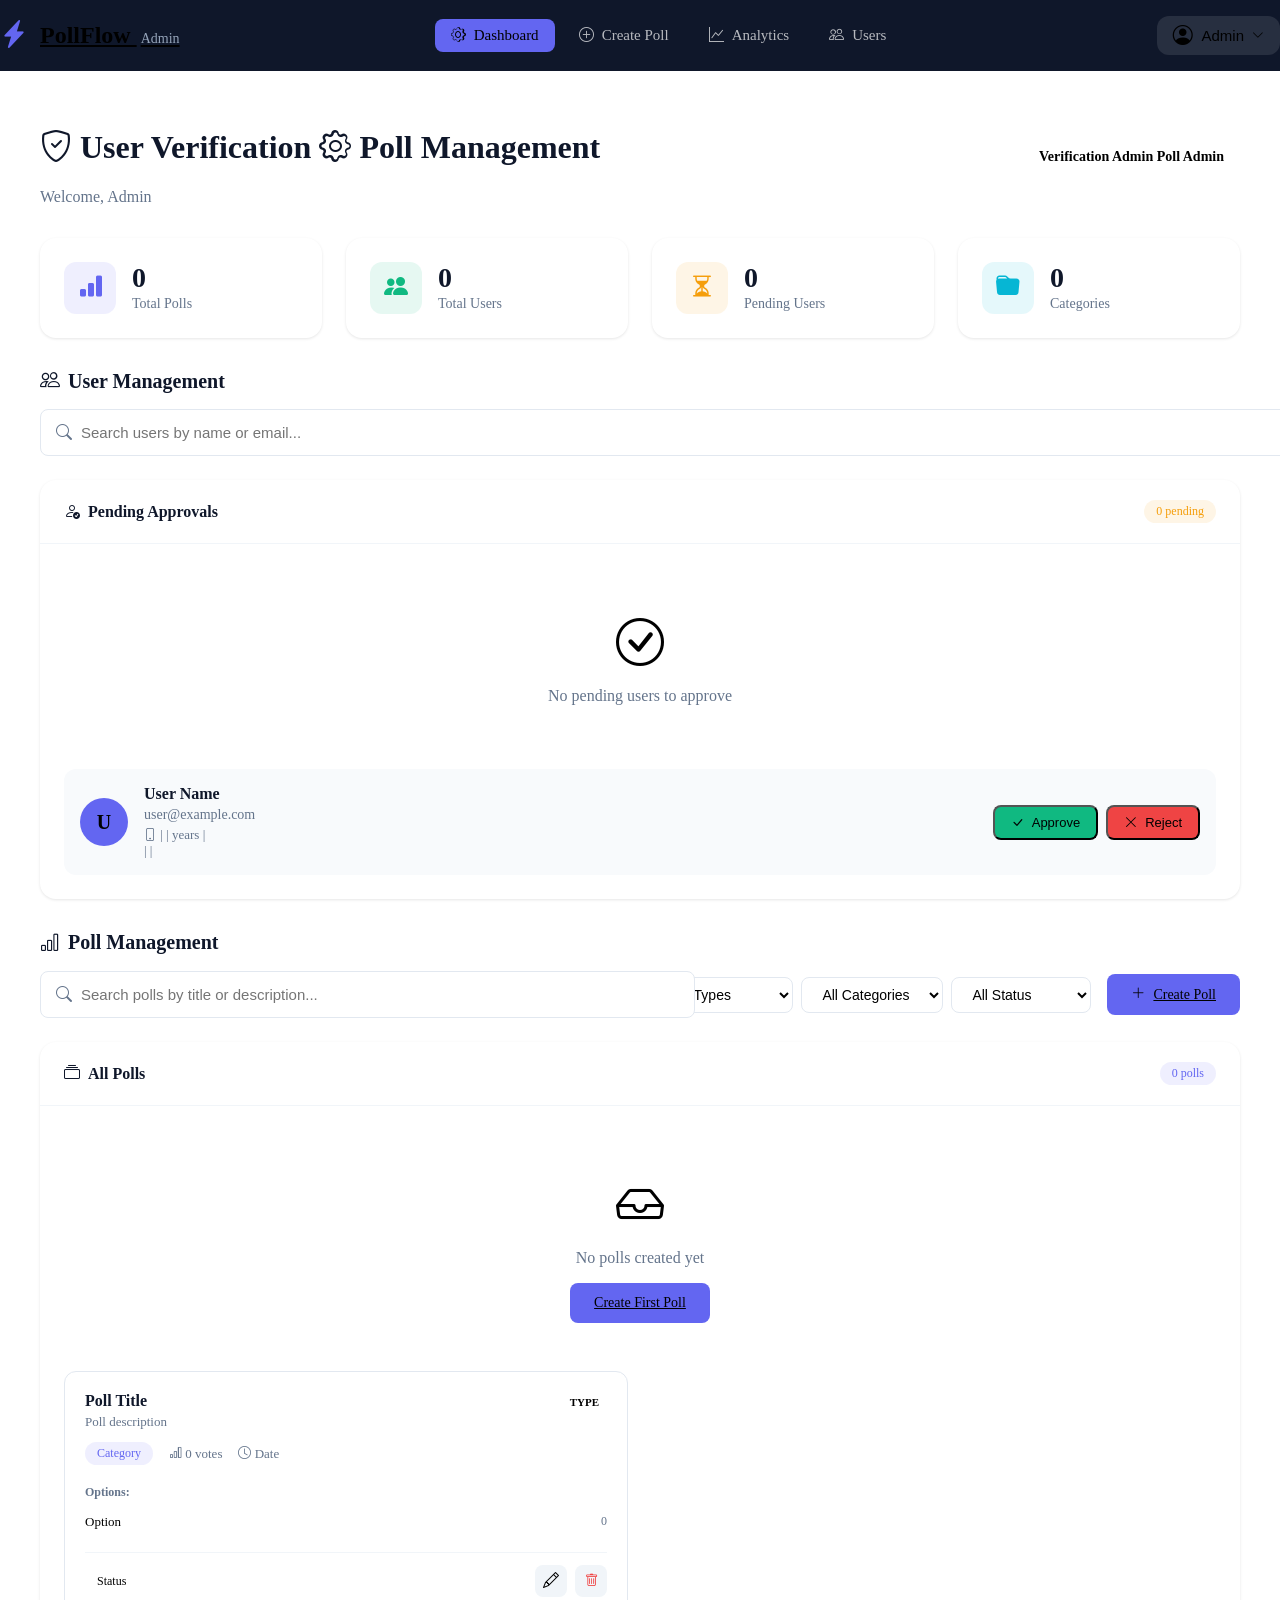
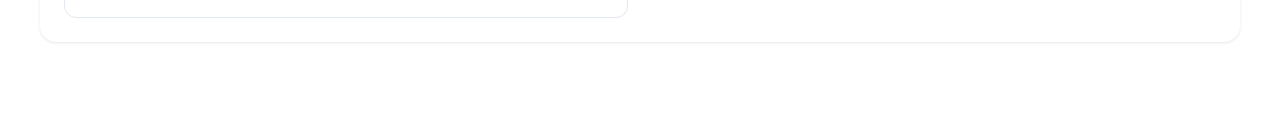
<file: target/classes/templates/admin.html>
<!DOCTYPE html>
<html xmlns:th="http://www.thymeleaf.org">
<head>
    <meta charset="UTF-8">
    <meta name="viewport" content="width=device-width, initial-scale=1.0">
    <title>Admin Panel - PollFlow</title>
    <link rel="stylesheet" th:href="@{/css/global.css}">
    <link rel="stylesheet" href="https://cdn.jsdelivr.net/npm/bootstrap-icons@1.11.0/font/bootstrap-icons.css">
</head>
<body>
    <nav class="admin-navbar">
        <div class="container">
            <a class="admin-brand" href="/admin">
                <i class="bi bi-lightning-charge-fill"></i>
                <span>PollFlow <small>Admin</small></span>
            </a>
            <div class="admin-nav-links">
                <a href="/admin" class="nav-link active">
                    <i class="bi bi-gear"></i> Dashboard
                </a>
                <a th:if="${currentUser.role == 'POLL_ADMIN'}" href="/admin/poll/create" class="nav-link">
                    <i class="bi bi-plus-circle"></i> Create Poll
                </a>
                <a href="/admin/analytics" class="nav-link">
                    <i class="bi bi-graph-up"></i> Analytics
                </a>
                <a href="/admin/users" class="nav-link">
                    <i class="bi bi-people"></i> Users
                </a>
            </div>
            <div class="admin-actions">
                <div class="nav-item-wrapper">
                    <button class="profile-btn" onclick="toggleProfileDropdown()">
                        <i class="bi bi-person-circle"></i>
                        <span th:text="${currentUser.fullName}">Admin</span>
                        <i class="bi bi-chevron-down"></i>
                    </button>
                    <div id="profileDropdown" class="profile-dropdown">
                        <div class="profile-dropdown-header">
                            <i class="bi bi-person-circle" style="font-size: 1.5rem; color: #3b82f6;"></i>
                            <div>
                                <div class="profile-name" th:text="${currentUser.fullName}">Admin</div>
                                <div class="profile-email" th:text="${currentUser.email}">admin@example.com</div>
                            </div>
                        </div>
                        <a href="/admin/profile" class="profile-dropdown-item">
                            <i class="bi bi-person"></i> See Profile
                        </a>
                        <div class="profile-dropdown-divider"></div>
                        <a href="/logout" class="profile-dropdown-item logout">
                            <i class="bi bi-box-arrow-right"></i> Logout
                        </a>
                    </div>
                </div>
            </div>
        </div>
    </nav>

    <div class="admin-container">
        <div class="admin-header">
            <div class="header-content">
                <h1>
                    <span th:if="${currentUser.role == 'VERIFICATION_ADMIN'}">
                        <i class="bi bi-shield-check"></i> User Verification
                    </span>
                    <span th:if="${currentUser.role == 'POLL_ADMIN'}">
                        <i class="bi bi-gear"></i> Poll Management
                    </span>
                </h1>
                <p>Welcome, <span th:text="${currentUser.fullName}">Admin</span></p>
            </div>
            <div class="header-badge" th:classappend="${currentUser.role == 'VERIFICATION_ADMIN'} ? 'badge-warning' : 'badge-primary'">
                <span th:if="${currentUser.role == 'VERIFICATION_ADMIN'}">Verification Admin</span>
                <span th:if="${currentUser.role == 'POLL_ADMIN'}">Poll Admin</span>
            </div>
        </div>

        <div class="stats-grid">
            <div class="stat-card">
                <div class="stat-icon primary">
                    <i class="bi bi-bar-chart-fill"></i>
                </div>
                <div class="stat-info">
                    <span class="stat-value" th:text="${analytics.totalPolls}">0</span>
                    <span class="stat-label">Total Polls</span>
                </div>
            </div>
            <div class="stat-card">
                <div class="stat-icon success">
                    <i class="bi bi-people-fill"></i>
                </div>
                <div class="stat-info">
                    <span class="stat-value" th:text="${analytics.totalUsers}">0</span>
                    <span class="stat-label">Total Users</span>
                </div>
            </div>
            <div class="stat-card">
                <div class="stat-icon warning">
                    <i class="bi bi-hourglass-split"></i>
                </div>
                <div class="stat-info">
                    <span class="stat-value" th:text="${analytics.pendingUsers}">0</span>
                    <span class="stat-label">Pending Users</span>
                </div>
            </div>
            <div class="stat-card">
                <div class="stat-icon accent">
                    <i class="bi bi-folder-fill"></i>
                </div>
                <div class="stat-info">
                    <span class="stat-value" th:text="${analytics.totalCategories}">0</span>
                    <span class="stat-label">Categories</span>
                </div>
            </div>
        </div>

        <!-- VERIFICATION ADMIN SECTION - Only visible when role is VERIFICATION_ADMIN -->
        <div th:if="${currentUser.role == 'VERIFICATION_ADMIN'}" class="admin-section verification-admin">
            <div class="section-header">
                <h2><i class="bi bi-people"></i> User Management</h2>
            </div>

            <div class="search-section">
                <div class="search-box">
                    <i class="bi bi-search"></i>
                    <input type="text" id="userSearch" placeholder="Search users by name or email..." onkeyup="searchUsers()">
                </div>
            </div>

            <div class="admin-card">
                <div class="card-header">
                    <h3><i class="bi bi-person-check"></i> Pending Approvals</h3>
                    <span class="badge badge-warning" th:text="${pendingUsers.size()} + ' pending'">0 pending</span>
                </div>
                <div class="card-body">
                    <div th:if="${pendingUsers.empty}" class="empty-state">
                        <i class="bi bi-check-circle"></i>
                        <p>No pending users to approve</p>
                    </div>
                    <div th:unless="${pendingUsers.empty}" class="user-list">
                        <div th:each="user : ${pendingUsers}" class="user-item" th:data-email="${user.email}" th:data-name="${user.fullName}">
                            <div class="user-avatar">
                                <span th:text="${#strings.substring(user.fullName, 0, 1)}">U</span>
                            </div>
                            <div class="user-info">
                                <h4 th:text="${user.fullName}">User Name</h4>
                                <p th:text="${user.email}">user@example.com</p>
                                <div class="user-details" style="font-size: 0.8125rem; color: var(--text-light); margin-top: 0.25rem;">
                                    <span th:if="${user.mobile}"><i class="bi bi-phone"></i> <span th:text="${user.mobile}"></span> | </span>
                                    <span th:if="${user.gender}"><span th:text="${user.gender}"></span> | </span>
                                    <span th:if="${user.age}"><span th:text="${user.age}"></span> years | </span>
                                    <span th:if="${user.region}" th:text="${user.region}"></span>
                                </div>
                                <div class="user-details" style="font-size: 0.8125rem; color: var(--text-light);">
                                    <span th:if="${user.city}" th:text="${user.city}"></span>
                                    <span th:if="${user.religion}"> | <span th:text="${user.religion}"></span></span>
                                    <span th:if="${user.maritalStatus}"> | <span th:text="${user.maritalStatus}"></span></span>
                                </div>
                            </div>
                            <div class="user-actions">
                                <button class="btn btn-success btn-sm" th:onclick="'approveUser(' + ${user.id} + ')'">
                                    <i class="bi bi-check-lg"></i> Approve
                                </button>
                                <button class="btn btn-danger btn-sm" th:onclick="'rejectUser(' + ${user.id} + ')'">
                                    <i class="bi bi-x-lg"></i> Reject
                                </button>
                            </div>
                        </div>
                    </div>
                </div>
            </div>
        </div>
        
        <!-- POLL ADMIN SECTION - Only visible to POLL_ADMIN -->
        <div th:if="${currentUser.role == 'POLL_ADMIN'}" class="admin-section poll-admin">
            <div class="section-header">
                <h2><i class="bi bi-bar-chart"></i> Poll Management</h2>
            </div>

            <div class="search-filter-section">
                <div class="search-box">
                    <i class="bi bi-search"></i>
                    <input type="text" id="pollSearch" placeholder="Search polls by title or description..." onkeyup="filterPolls()">
                </div>
                <div class="filter-group">
                    <select id="pollTypeFilter" onchange="filterPolls()">
                        <option value="">All Types</option>
                        <option value="OPEN">Open Poll</option>
                        <option value="TIME_BASED">Time Poll</option>
                    </select>
                    <select id="categoryFilter" onchange="filterPolls()">
                        <option value="">All Categories</option>
                        <option th:each="cat : ${categories}" th:value="${cat.id}" th:text="${cat.name}">Category</option>
                    </select>
                    <select id="statusFilter" onchange="filterPolls()">
                        <option value="">All Status</option>
                        <option value="active">Active</option>
                        <option value="closed">Closed</option>
                    </select>
                </div>
                <a href="/admin/poll/create" class="btn btn-primary">
                    <i class="bi bi-plus-lg"></i> Create Poll
                </a>
            </div>

            <div class="admin-card">
                <div class="card-header">
                    <h3><i class="bi bi-collection"></i> All Polls</h3>
                    <span class="badge badge-primary" th:text="${polls.size()} + ' polls'">0 polls</span>
                </div>
                <div class="card-body">
                    <div th:if="${polls.empty}" class="empty-state">
                        <i class="bi bi-inbox"></i>
                        <p>No polls created yet</p>
                        <a href="/admin/poll/create" class="btn btn-primary">Create First Poll</a>
                    </div>
                    <div th:unless="${polls.empty}" class="poll-grid" id="pollGrid">
                        <div th:each="poll : ${polls}" class="poll-card" 
                             th:data-title="${poll.title}" 
                             th:data-desc="${poll.description}"
                             th:data-type="${poll.pollType}"
                             th:data-category="${poll.categoryId}"
                             th:data-status="${poll.pollType == 'TIME_BASED' and poll.showResults == false ? 'active' : 'closed'}">
                            <div class="poll-card-header">
                                <div>
                                    <h4 th:text="${poll.title}">Poll Title</h4>
                                    <p th:text="${poll.description}" class="poll-desc">Poll description</p>
                                </div>
                                <span class="poll-type-badge" th:classappend="${poll.pollType == 'OPEN'} ? 'open' : 'time'" th:text="${poll.pollType == 'OPEN'} ? 'Open' : 'Time'">Type</span>
                            </div>
                            <div class="poll-card-meta">
                                <span class="badge badge-primary" th:text="${poll.categoryName}">Category</span>
                                <span><i class="bi bi-bar-chart"></i> <span th:text="${poll.totalVotes}">0</span> votes</span>
                                <span><i class="bi bi-clock"></i> <span th:text="${#temporals.format(poll.createdAt, 'MMM dd, yyyy')}">Date</span></span>
                            </div>
                            <div class="poll-card-options">
                                <h5>Options:</h5>
                                <ul>
                                    <li th:each="opt : ${poll.options}">
                                        <span th:text="${opt.optionText}">Option</span>
                                        <span class="vote-count" th:text="${opt.voteCount} + ' votes'">0</span>
                                    </li>
                                </ul>
                            </div>
                            <div class="poll-card-footer">
                                <span class="poll-status" th:classappend="${poll.pollType == 'TIME_BASED' and poll.showResults == false ? 'active' : 'closed'}" th:text="${poll.pollType == 'TIME_BASED' and poll.showResults == false ? 'Active' : 'Closed'}">Status</span>
                                <div class="poll-actions">
                                    <a class="btn-icon" title="Edit" th:href="'/admin/poll/edit/' + ${poll.id}">
                                        <i class="bi bi-pencil"></i>
                                    </a>
                                    <button class="btn-icon danger" title="Delete" th:onclick="'deletePoll(' + ${poll.id} + ')'">
                                        <i class="bi bi-trash"></i>
                                    </button>
                                </div>
                            </div>
                        </div>
                    </div>
                </div>
            </div>
        </div>
    </div>

    <div id="rejectModal" class="modal">
        <div class="modal-content" style="max-width: 450px;">
            <div class="modal-header" style="display: flex; justify-content: space-between; align-items: center; padding: 1.25rem 1.5rem; border-bottom: 1px solid var(--gray-200);">
                <h3 style="margin: 0; font-size: 1.125rem; font-weight: 600; color: var(--dark);">
                    <i class="bi bi-x-circle" style="color: var(--danger); margin-right: 0.5rem;"></i>Reject User
                </h3>
                <button onclick="closeRejectModal()" style="background: none; border: none; font-size: 1.5rem; cursor: pointer; color: var(--text-light); line-height: 1;">&times;</button>
            </div>
            <form onsubmit="submitReject(event)" style="padding: 1.5rem;">
                <input type="hidden" id="rejectUserId">
                <div style="margin-bottom: 1.25rem;">
                    <label style="display: block; font-weight: 500; margin-bottom: 0.5rem; color: var(--dark); font-size: 0.9375rem;">Reason (optional)</label>
                    <textarea id="rejectReason" rows="3" style="width: 100%; padding: 0.75rem; border: 1px solid var(--gray-200); border-radius: var(--radius); font-size: 0.9375rem; resize: vertical; font-family: inherit;" placeholder="Enter reason for rejection"></textarea>
                </div>
                <div style="display: flex; justify-content: flex-end; gap: 0.75rem;">
                    <button type="button" onclick="closeRejectModal()" style="padding: 0.625rem 1.25rem; background: var(--gray-100); border: none; border-radius: var(--radius); color: var(--text); font-size: 0.875rem; font-weight: 500; cursor: pointer;">Cancel</button>
                    <button type="submit" style="padding: 0.625rem 1.25rem; background: var(--danger); border: none; border-radius: var(--radius); color: var(--white); font-size: 0.875rem; font-weight: 500; cursor: pointer;">Reject User</button>
                </div>
            </form>
        </div>
    </div>

    <script th:inline="javascript">
        const csrfToken = document.querySelector('meta[name="_csrf"]')?.content || '';
        const csrfHeader = document.querySelector('meta[name="_csrf_header"]')?.content || 'X-CSRF-TOKEN';

        function getHeaders() {
            const headers = { 'Content-Type': 'application/json' };
            const token = localStorage.getItem('token');
            if (token) {
                headers['Authorization'] = 'Bearer ' + token;
            } else {
                headers[csrfHeader] = csrfToken;
            }
            return headers;
        }

        function searchUsers() {
            const query = document.getElementById('userSearch').value.toLowerCase();
            document.querySelectorAll('.user-item, #allUsersTable tr').forEach(row => {
                const name = row.dataset.name || '';
                const email = row.dataset.email || '';
                const matches = name.toLowerCase().includes(query) || email.toLowerCase().includes(query);
                row.style.display = matches ? '' : 'none';
            });
        }

        function filterPolls() {
            const searchQuery = document.getElementById('pollSearch').value.toLowerCase();
            const typeFilter = document.getElementById('pollTypeFilter').value;
            const categoryFilter = document.getElementById('categoryFilter').value;
            const statusFilter = document.getElementById('statusFilter').value;
            
            document.querySelectorAll('.poll-card').forEach(card => {
                const title = card.dataset.title || '';
                const desc = card.dataset.desc || '';
                const pollType = card.dataset.type || '';
                const category = card.dataset.category || '';
                const status = card.dataset.status || '';
                
                const matchesSearch = title.toLowerCase().includes(searchQuery) || desc.toLowerCase().includes(searchQuery);
                const matchesType = !typeFilter || pollType === typeFilter;
                const matchesCategory = !categoryFilter || category === categoryFilter;
                const matchesStatus = !statusFilter || status === statusFilter;
                
                card.style.display = (matchesSearch && matchesType && matchesCategory && matchesStatus) ? '' : 'none';
            });
        }

        function approveUser(userId) {
            fetch(`/api/admin/users/${userId}/approve`, {
                method: 'PUT',
                headers: getHeaders()
            })
            .then(res => {
                if (res.ok) {
                    showToast('User approved successfully', 'success');
                    setTimeout(() => location.reload(), 1000);
                } else {
                    showToast('Failed to approve user', 'error');
                }
            });
        }

        function rejectUser(userId) {
            document.getElementById('rejectUserId').value = userId;
            document.getElementById('rejectModal').classList.add('show');
        }

        function closeRejectModal() {
            document.getElementById('rejectModal').classList.remove('show');
        }

        function submitReject(e) {
            e.preventDefault();
            const userId = document.getElementById('rejectUserId').value;
            const reason = document.getElementById('rejectReason').value;
            
            fetch(`/api/admin/users/${userId}/reject?reason=${encodeURIComponent(reason)}`, {
                method: 'PUT',
                headers: getHeaders()
            })
            .then(res => {
                if (res.ok) {
                    showToast('User rejected', 'success');
                    closeRejectModal();
                    setTimeout(() => location.reload(), 1000);
                } else {
                    showToast('Failed to reject user', 'error');
                }
            })
            .catch(err => {
                showToast('Failed to reject user', 'error');
            });
        }

        function editPoll(pollId) {
            console.log('Fetching poll:', pollId);
            fetch(`/api/admin/polls/${pollId}`, {
                method: 'GET',
                headers: getHeaders()
            })
            .then(res => {
                console.log('Response status:', res.status);
                if (!res.ok) {
                    return res.text().then(text => {
                        throw new Error('HTTP ' + res.status + ': ' + text);
                    });
                }
                return res.json();
            })
            .then(poll => {
                console.log('Poll data:', poll);
                document.getElementById('editPollId').value = poll.id;
                document.getElementById('editPollTitle').value = poll.title || '';
                document.getElementById('editPollDescription').value = poll.description || '';
                document.getElementById('editPollCategory').value = poll.categoryId || '';
                document.getElementById('editPollType').value = poll.pollType || 'OPEN';
                document.getElementById('editPollOptions').value = poll.options ? poll.options.map(o => o.optionText).join('\n') : '';
                document.getElementById('editHideResults').value = poll.hideResults ? 'true' : 'false';
                
                if (poll.endTime) {
                    const endDateTime = new Date(poll.endTime);
                    document.getElementById('editPollEndDate').value = endDateTime.toISOString().split('T')[0];
                    const hours = String(endDateTime.getHours()).padStart(2, '0');
                    const minutes = String(endDateTime.getMinutes()).padStart(2, '0');
                    document.getElementById('editPollEndTime').value = hours + ':' + minutes;
                    document.getElementById('editHideResultsUntilEnd').checked = poll.hideResults || false;
                    
                    var editPollType = document.getElementById('editPollType');
                    var editTimeFields = document.getElementById('editTimeBasedFields');
                    if (editPollType && editTimeFields) {
                        editTimeFields.style.display = editPollType.value === 'TIME_BASED' ? 'block' : 'none';
                    }
                }
                
                var editModal = document.getElementById('editPollModal');
                if (editModal) {
                    editModal.classList.add('show');
                }
            })
            .catch(err => {
                console.error('Error loading poll:', err);
                showToast('Failed to load poll data: ' + (err.message || 'Unknown error'), 'error');
            });
        }

        function closeEditModal() {
            var editModal = document.getElementById('editPollModal');
            if (editModal) {
                editModal.classList.remove('show');
            }
        }

        function updatePoll(e) {
            e.preventDefault();
            const pollId = document.getElementById('editPollId').value;
            const title = document.getElementById('editPollTitle').value;
            const description = document.getElementById('editPollDescription').value;
            const pollType = document.getElementById('editPollType').value;
            const optionsText = document.getElementById('editPollOptions').value;
            const options = optionsText.split('\n').filter(o => o.trim());

            if (options.length < 2) {
                showToast('Please provide at least 2 options', 'error');
                return;
            }

            let endTime = null;
            let hideResults = document.getElementById('editHideResults').value === 'true';
            
            if (pollType === 'TIME_BASED') {
                const endDate = document.getElementById('editPollEndDate').value;
                const endTimeStr = document.getElementById('editPollEndTime').value;
                if (endDate && endTimeStr) {
                    endTime = endDate + 'T' + endTimeStr + ':00';
                }
                hideResults = document.getElementById('editHideResultsUntilEnd').checked;
            }

            fetch(`/api/admin/polls/${pollId}`, {
                method: 'PUT',
                headers: getHeaders(),
                body: JSON.stringify({
                    title, description, options, pollType, endTime, hideResults
                })
            })
            .then(res => res.json())
            .then(data => {
                showToast('Poll updated successfully', 'success');
                closeEditModal();
                setTimeout(() => location.reload(), 1000);
            })
            .catch(err => {
                showToast('Failed to update poll', 'error');
            });
        }

        function deletePoll(pollId) {
            if (!confirm('Are you sure you want to delete this poll?')) return;

            fetch(`/api/admin/polls/${pollId}`, {
                method: 'DELETE',
                headers: getHeaders()
            })
            .then(res => {
                if (res.ok) {
                    showToast('Poll deleted', 'success');
                    setTimeout(() => location.reload(), 1000);
                } else {
                    showToast('Failed to delete poll', 'error');
                }
            });
        }

        function showToast(message, type = 'info') {
            const toast = document.createElement('div');
            toast.className = `toast toast-${type}`;
            toast.innerHTML = `<i class="bi bi-${type === 'success' ? 'check-circle' : 'error' ? 'exclamation-circle' : 'info-circle'}"></i><span>${message}</span>`;
            document.body.appendChild(toast);
            setTimeout(() => toast.classList.add('show'), 10);
            setTimeout(() => { toast.classList.remove('show'); setTimeout(() => toast.remove(), 300); }, 3000);
        }

        function toggleProfileDropdown() {
            document.getElementById('profileDropdown').classList.toggle('show');
        }

        document.addEventListener('click', function(e) {
            var profileDropdown = document.getElementById('profileDropdown');
            var profileBtn = document.querySelector('.profile-btn');
            if (profileBtn && !profileBtn.contains(e.target)) {
                profileDropdown.classList.remove('show');
            }
        });
    </script>

    <style>
        :root {
            --primary: #6366f1;
            --primary-dark: #4f46e5;
            --success: #10b981;
            --danger: #ef4444;
            --warning: #f59e0b;
            --dark: #0f172a;
            --text: #334155;
            --text-light: #64748b;
            --gray-50: #f8fafc;
            --gray-100: #f1f5f9;
            --gray-200: #e2e8f0;
            --shadow: 0 1px 3px 0 rgba(0, 0, 0, 0.1);
            --shadow-lg: 0 10px 15px -3px rgba(0, 0, 0, 0.1);
            --radius: 0.5rem;
            --radius-lg: 0.75rem;
            --radius-xl: 1rem;
        }

        .admin-navbar {
            position: fixed;
            top: 0;
            left: 0;
            right: 0;
            z-index: 100;
            background: var(--dark);
            padding: 1rem 0;
        }

        .admin-navbar .container {
            display: flex;
            align-items: center;
            justify-content: space-between;
        }

        .admin-brand {
            display: flex;
            align-items: center;
            gap: 0.75rem;
            font-size: 1.5rem;
            font-weight: 700;
            color: var(--white);
        }

        .admin-brand i { color: var(--primary); font-size: 1.75rem; }
        .admin-brand small { font-size: 0.875rem; font-weight: 400; color: #94a3b8; margin-left: 0.25rem; }

        .admin-actions { display: flex; gap: 0.75rem; }

        .btn-danger { background: var(--danger); color: var(--white); padding: 0.5rem 1rem; border-radius: var(--radius); font-weight: 500; font-size: 0.875rem; }
        .btn-danger:hover { background: #dc2626; }

        .btn-success { background: var(--success); color: var(--white); }
        .btn-success:hover { background: #059669; }

        .admin-container { padding: 100px 2rem 2rem; max-width: 1400px; margin: 0 auto; }

        .admin-header { display: flex; justify-content: space-between; align-items: center; margin-bottom: 2rem; }
        .admin-header h1 { font-size: 2rem; font-weight: 700; color: var(--dark); display: flex; align-items: center; gap: 0.5rem; }
        .admin-header p { color: var(--text-light); margin: 0; }

        .header-badge { padding: 0.5rem 1rem; border-radius: 9999px; font-weight: 600; font-size: 0.875rem; }
        .header-badge.badge-warning { background: rgba(245, 158, 11, 0.1); color: var(--warning); }
        .header-badge.badge-primary { background: rgba(99, 102, 241, 0.1); color: var(--primary); }

        .stats-grid { display: grid; grid-template-columns: repeat(4, 1fr); gap: 1.5rem; margin-bottom: 2rem; }

        .stat-card { background: var(--white); border-radius: var(--radius-xl); padding: 1.5rem; display: flex; align-items: center; gap: 1rem; box-shadow: var(--shadow); transition: all 0.3s; }
        .stat-card:hover { transform: translateY(-4px); box-shadow: var(--shadow-lg); }

        .stat-icon { width: 52px; height: 52px; display: flex; align-items: center; justify-content: center; border-radius: var(--radius-lg); font-size: 1.5rem; }
        .stat-icon.primary { background: rgba(99, 102, 241, 0.1); color: var(--primary); }
        .stat-icon.success { background: rgba(16, 185, 129, 0.1); color: var(--success); }
        .stat-icon.warning { background: rgba(245, 158, 11, 0.1); color: var(--warning); }
        .stat-icon.accent { background: rgba(6, 182, 212, 0.1); color: #06b6d4; }

        .stat-info { display: flex; flex-direction: column; }
        .stat-value { font-size: 1.75rem; font-weight: 700; color: var(--dark); line-height: 1; }
        .stat-label { font-size: 0.875rem; color: var(--text-light); margin-top: 0.25rem; }

        .admin-section { margin-bottom: 2rem; }
        .section-header { margin-bottom: 1rem; }
        .section-header h2 { font-size: 1.25rem; font-weight: 600; color: var(--dark); display: flex; align-items: center; gap: 0.5rem; }

        .search-section { display: flex; gap: 1rem; margin-bottom: 1.5rem; }
        .search-box { flex: 1; position: relative; }
        .search-box i { position: absolute; left: 1rem; top: 50%; transform: translateY(-50%); color: var(--text-light); }
        .search-box input { width: 100%; padding: 0.875rem 1rem 0.875rem 2.5rem; border: 1px solid var(--gray-200); border-radius: var(--radius); font-size: 0.9375rem; transition: all 0.3s; }
        .search-box input:focus { border-color: var(--primary); box-shadow: 0 0 0 3px rgba(99, 102, 241, 0.1); outline: none; }

        .admin-card { background: var(--white); border-radius: var(--radius-xl); box-shadow: var(--shadow); overflow: hidden; margin-bottom: 1.5rem; }
        .card-header { display: flex; justify-content: space-between; align-items: center; padding: 1.25rem 1.5rem; border-bottom: 1px solid var(--gray-100); }
        .card-header h3 { font-size: 1rem; font-weight: 600; color: var(--dark); display: flex; align-items: center; gap: 0.5rem; margin: 0; }
        .card-body { padding: 1.5rem; }

        .badge { display: inline-flex; padding: 0.25rem 0.75rem; font-size: 0.75rem; font-weight: 500; border-radius: 9999px; }
        .badge-warning { background: rgba(245, 158, 11, 0.1); color: var(--warning); }
        .badge-primary { background: rgba(99, 102, 241, 0.1); color: var(--primary); }

        .user-list { display: flex; flex-direction: column; gap: 1rem; }
        .user-item { display: flex; align-items: center; gap: 1rem; padding: 1rem; background: var(--gray-50); border-radius: var(--radius-lg); transition: all 0.3s; }
        .user-item:hover { background: var(--gray-100); }

        .user-avatar { width: 48px; height: 48px; display: flex; align-items: center; justify-content: center; background: var(--primary); border-radius: 50%; font-weight: 600; color: var(--white); font-size: 1.25rem; }
        .user-info { flex: 1; }
        .user-info h4 { font-size: 1rem; font-weight: 600; color: var(--dark); margin: 0 0 0.25rem; }
        .user-info p { font-size: 0.875rem; color: var(--text-light); margin: 0; }
        .user-actions { display: flex; gap: 0.5rem; }

        .table-container { overflow-x: auto; }
        .data-table { width: 100%; border-collapse: collapse; }
        .data-table th { text-align: left; padding: 1rem; font-size: 0.875rem; font-weight: 600; color: var(--text-light); border-bottom: 1px solid var(--gray-200); }
        .data-table td { padding: 1rem; border-bottom: 1px solid var(--gray-100); }
        .data-table tr:hover { background: var(--gray-50); }

        .table-user { display: flex; align-items: center; gap: 0.75rem; }
        .table-avatar { width: 32px; height: 32px; display: flex; align-items: center; justify-content: center; background: var(--primary); border-radius: 50%; font-weight: 600; color: var(--white); font-size: 0.875rem; }

        .status-badge { padding: 0.25rem 0.75rem; border-radius: 9999px; font-size: 0.75rem; font-weight: 500; }
        .status-active { background: rgba(16, 185, 129, 0.1); color: var(--success); }
        .status-pending { background: rgba(245, 158, 11, 0.1); color: var(--warning); }
        .status-rejected { background: rgba(239, 68, 68, 0.1); color: var(--danger); }

        .table-actions { display: flex; gap: 0.5rem; }
        .btn-icon { width: 32px; height: 32px; display: flex; align-items: center; justify-content: center; border: none; background: var(--gray-100); border-radius: var(--radius); cursor: pointer; transition: all 0.3s; }
        .btn-icon:hover { background: var(--gray-200); }
        .btn-icon.success { color: var(--success); }
        .btn-icon.danger { color: var(--danger); }
        .btn-icon.danger:hover { background: rgba(239, 68, 68, 0.1); }

        .poll-list { display: flex; flex-direction: column; gap: 1rem; }
        .poll-item { display: flex; justify-content: space-between; align-items: center; padding: 1.25rem; background: var(--gray-50); border-radius: var(--radius-lg); transition: all 0.3s; }
        .poll-item:hover { background: var(--gray-100); }

        .search-filter-section { display: flex; gap: 1rem; align-items: center; margin-bottom: 1.5rem; flex-wrap: wrap; }
        .search-filter-section .search-box { flex: 1; min-width: 250px; }
        .filter-group { display: flex; gap: 0.5rem; }
        .filter-group select { padding: 0.5rem 1rem; border: 1px solid var(--gray-200); border-radius: var(--radius); font-size: 0.875rem; background: var(--white); min-width: 140px; }

        .poll-grid { display: grid; grid-template-columns: repeat(2, 1fr); gap: 1.5rem; }
        .poll-card { background: var(--white); border: 1px solid var(--gray-200); border-radius: var(--radius-lg); padding: 1.25rem; transition: all 0.3s; }
        .poll-card:hover { box-shadow: var(--shadow); }
        .poll-card-header { display: flex; justify-content: space-between; align-items: flex-start; margin-bottom: 0.75rem; }
        .poll-card-header h4 { font-size: 1rem; font-weight: 600; color: var(--dark); margin: 0 0 0.25rem; }
        .poll-card-header .poll-desc { font-size: 0.8125rem; color: var(--text-light); margin: 0; display: -webkit-box; -webkit-line-clamp: 2; -webkit-box-orient: vertical; overflow: hidden; }
        .poll-type-badge { padding: 0.25rem 0.5rem; border-radius: 4px; font-size: 0.6875rem; font-weight: 600; text-transform: uppercase; }
        .poll-type-badge.open { background: #dcfce7; color: #166534; }
        .poll-type-badge.time { background: #fef3c7; color: #92400e; }
        .poll-card-meta { display: flex; align-items: center; gap: 1rem; font-size: 0.8125rem; color: var(--text-light); margin-bottom: 1rem; flex-wrap: wrap; }
        .poll-card-options { margin-bottom: 1rem; }
        .poll-card-options h5 { font-size: 0.75rem; font-weight: 600; color: var(--text-light); margin-bottom: 0.5rem; }
        .poll-card-options ul { list-style: none; padding: 0; margin: 0; }
        .poll-card-options li { display: flex; justify-content: space-between; padding: 0.375rem 0; font-size: 0.8125rem; border-bottom: 1px solid var(--gray-100); }
        .poll-card-options li:last-child { border-bottom: none; }
        .poll-card-options .vote-count { color: var(--text-light); font-size: 0.75rem; }
        .poll-card-footer { display: flex; justify-content: space-between; align-items: center; padding-top: 0.75rem; border-top: 1px solid var(--gray-100); }
        .poll-status { padding: 0.25rem 0.75rem; border-radius: 9999px; font-size: 0.75rem; font-weight: 500; }
        .poll-status.active { background: rgba(16, 185, 129, 0.1); color: var(--success); }
        .poll-status.closed { background: var(--gray-100); color: var(--text-light); }
        .poll-card-footer .poll-actions { display: flex; gap: 0.5rem; }

        @media (max-width: 1024px) { .poll-grid { grid-template-columns: 1fr; } }

        .poll-info h4 { font-size: 1rem; font-weight: 600; color: var(--dark); margin: 0 0 0.5rem; }
        .poll-info p { font-size: 0.875rem; color: var(--text-light); margin: 0 0 0.75rem; }
        .poll-meta { display: flex; align-items: center; gap: 1rem; font-size: 0.8125rem; color: var(--text-light); }
        .poll-actions { display: flex; gap: 0.5rem; }

        .empty-state { text-align: center; padding: 3rem; }
        .empty-state i { font-size: 3rem; color: var(--gray-300); margin-bottom: 1rem; display: block; }
        .empty-state p { color: var(--text-light); }

        .modal { display: none; position: fixed; inset: 0; background: rgba(0, 0, 0, 0.5); align-items: center; justify-content: center; z-index: 1000; }
        .modal.show { display: flex; }
        .modal-content { background: var(--white); border-radius: var(--radius-xl); width: 100%; max-width: 500px; animation: fadeIn 0.3s; }
        .modal-header { display: flex; justify-content: space-between; align-items: center; padding: 1.5rem; border-bottom: 1px solid var(--gray-200); }
        .modal-header h3 { margin: 0; font-size: 1.25rem; }
        .modal-close { background: none; border: none; font-size: 1.5rem; cursor: pointer; color: var(--text-light); }
        .modal-close:hover { color: var(--dark); }

        @keyframes fadeIn {
            from { opacity: 0; transform: scale(0.95); }
            to { opacity: 1; transform: scale(1); }
        }

        .form-group { margin-bottom: 1.25rem; }
        .form-group label { display: block; font-weight: 500; margin-bottom: 0.5rem; color: var(--dark); }
        .form-group input, .form-group textarea, .form-group select { width: 100%; padding: 0.75rem; border: 1px solid var(--gray-200); border-radius: var(--radius); font-size: 0.9375rem; }
        .form-group input:focus, .form-group textarea:focus, .form-group select:focus { border-color: var(--primary); outline: none; box-shadow: 0 0 0 3px rgba(99, 102, 241, 0.1); }
        .form-row { display: grid; grid-template-columns: 1fr 1fr; gap: 1rem; }
        .form-row .form-group { margin-bottom: 0; }

        .modal-actions { display: flex; justify-content: flex-end; gap: 0.75rem; padding: 1.5rem; border-top: 1px solid var(--gray-200); }
        .btn { display: inline-flex; align-items: center; gap: 0.5rem; padding: 0.75rem 1.5rem; font-weight: 500; font-size: 0.875rem; border-radius: var(--radius); transition: all 0.3s; }
        .btn-primary { background: var(--primary); color: var(--white); }
        .btn-primary:hover { background: var(--primary-dark); }
        .btn-ghost { background: transparent; color: var(--text-light); }
        .btn-ghost:hover { background: var(--gray-100); }
        .btn-sm { padding: 0.5rem 1rem; font-size: 0.8125rem; }

        .toast { position: fixed; bottom: 2rem; right: 2rem; display: flex; align-items: center; gap: 0.75rem; padding: 1rem 1.5rem; background: var(--white); border-radius: var(--radius); box-shadow: var(--shadow-lg); transform: translateY(100px); opacity: 0; transition: all 0.3s; z-index: 9999; }
        .toast.show { transform: translateY(0); opacity: 1; }
        .toast-success { border-left: 4px solid var(--success); }
        .toast-error { border-left: 4px solid var(--danger); }

        @media (max-width: 1024px) { .stats-grid { grid-template-columns: repeat(2, 1fr); } }
        @media (max-width: 640px) { .stats-grid { grid-template-columns: 1fr; } .search-section { flex-direction: column; } .admin-header { flex-direction: column; align-items: flex-items: flex-start; gap: 1rem; } }
        @media (max-width: 768px) { .analytics-grid { grid-template-columns: 1fr; } }

        .admin-nav-links { display: flex; gap: 0.5rem; }
        .nav-link { display: flex; align-items: center; gap: 0.5rem; padding: 0.5rem 1rem; color: rgba(255,255,255,0.7); text-decoration: none; font-size: 0.9375rem; border-radius: var(--radius); transition: all 0.3s; }
        .nav-link:hover { background: rgba(255,255,255,0.1); color: var(--white); }
        .nav-link.active { background: var(--primary); color: var(--white); }

        .nav-item-wrapper { position: relative; display: inline-block; }
        .profile-btn { display: flex; align-items: center; gap: 0.5rem; background: rgba(255,255,255,0.1); border: none; padding: 0.5rem 1rem; border-radius: var(--radius-lg); cursor: pointer; font-size: 0.9375rem; color: var(--white); }
        .profile-btn:hover { background: rgba(255,255,255,0.2); }
        .profile-btn i:first-child { font-size: 1.25rem; }
        .profile-btn i:last-child { font-size: 0.75rem; }
        .profile-dropdown { display: none; position: absolute; right: 0; top: 100%; margin-top: 0.5rem; background: var(--white); border: 1px solid var(--gray-200); border-radius: var(--radius-lg); width: 220px; box-shadow: var(--shadow-lg); z-index: 100; }
        .profile-dropdown.show { display: block; }
        .profile-dropdown-header { display: flex; align-items: center; gap: 0.75rem; padding: 1rem; border-bottom: 1px solid var(--gray-100); }
        .profile-dropdown-header .profile-name { font-weight: 600; font-size: 0.875rem; }
        .profile-dropdown-header .profile-email { font-size: 0.75rem; color: var(--text-light); }
        .profile-dropdown-item { display: flex; align-items: center; gap: 0.75rem; padding: 0.75rem 1rem; color: var(--text); text-decoration: none; font-size: 0.875rem; }
        .profile-dropdown-item:hover { background: var(--gray-50); }
        .profile-dropdown-item.logout { color: var(--danger); }
        .profile-dropdown-divider { height: 1px; background: var(--gray-100); margin: 0.25rem 0; }

        .poll-options-input { display: flex; flex-direction: column; gap: 0.75rem; }
        .option-input-row { display: flex; align-items: center; gap: 0.75rem; }
        .option-number { width: 28px; height: 28px; display: flex; align-items: center; justify-content: center; background: var(--gray-100); border-radius: 50%; font-size: 0.8125rem; font-weight: 600; color: var(--text-light); flex-shrink: 0; }
        .option-input { flex: 1; padding: 0.75rem 1rem; border: 1px solid var(--gray-200); border-radius: var(--radius); font-size: 0.9375rem; }
        .option-input:focus { border-color: var(--primary); outline: none; box-shadow: 0 0 0 3px rgba(99, 102, 241, 0.1); }
        .add-option-btn { display: inline-flex; align-items: center; gap: 0.5rem; padding: 0.5rem 1rem; background: transparent; border: 1px dashed var(--gray-300); border-radius: var(--radius); color: var(--text-light); font-size: 0.875rem; cursor: pointer; transition: all 0.3s; }
        .add-option-btn:hover { border-color: var(--primary); color: var(--primary); }
        .remove-option-btn { background: none; border: none; color: var(--text-light); cursor: pointer; padding: 0.25rem; font-size: 1rem; }
        .remove-option-btn:hover { color: var(--danger); }

        .poll-preview { background: var(--gray-50); border-radius: var(--radius-lg); padding: 1rem; margin-bottom: 1rem; }
        .poll-preview h4 { font-size: 0.875rem; font-weight: 600; color: var(--text-light); margin-bottom: 0.75rem; display: flex; align-items: center; gap: 0.5rem; }
        .preview-content { display: flex; justify-content: space-between; align-items: center; }
        .preview-title { font-size: 1rem; font-weight: 500; color: var(--dark); }
        .preview-badge { padding: 0.25rem 0.75rem; border-radius: 6px; font-size: 0.75rem; font-weight: 500; }
        .preview-badge.open { background: #dcfce7; color: #166534; }
        .preview-badge.time { background: #fef3c7; color: #92400e; }

        .modal-header h3 { display: flex; align-items: center; gap: 0.5rem; }
    </style>
</body>
</html>
</file>
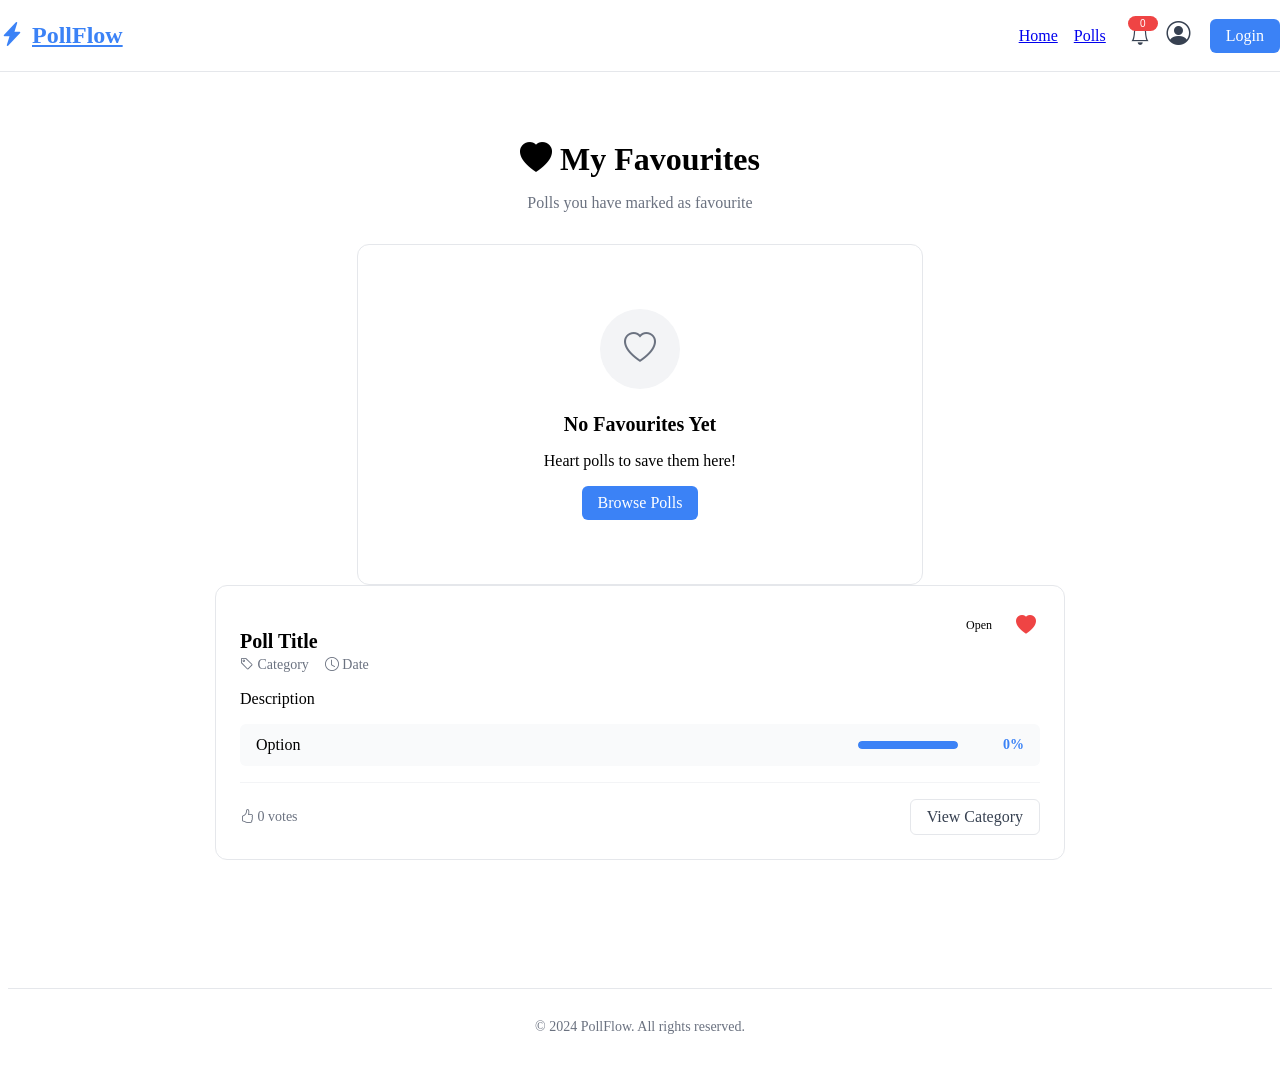
<file: target/classes/templates/favourites.html>
<!DOCTYPE html>
<html xmlns:th="http://www.thymeleaf.org">
<head>
    <meta charset="UTF-8">
    <meta name="viewport" content="width=device-width, initial-scale=1.0">
    <title>Favourites - PollFlow</title>
    <link rel="stylesheet" th:href="@{/css/global.css}">
    <link rel="stylesheet" href="https://cdn.jsdelivr.net/npm/bootstrap-icons@1.11.0/font/bootstrap-icons.css">
</head>
<body>
    <nav class="navbar">
        <div class="container">
            <a class="navbar-brand" href="/polls">
                <i class="bi bi-lightning-charge-fill"></i> PollFlow
            </a>
            <div class="navbar-nav">
                <a class="nav-link" href="/polls">Home</a>
                <a class="nav-link" href="/polls">Polls</a>
                <div th:if="${isLoggedIn == true}">
                    <div class="nav-item-wrapper">
                        <button class="notification-btn" onclick="showNotifications()">
                            <i class="bi bi-bell"></i>
                            <span th:if="${unreadCount > 0}" class="notification-badge" th:text="${unreadCount}">0</span>
                        </button>
                        <div id="notificationDropdown" class="notification-dropdown">
                            <div class="notification-header">
                                <h4>Notifications</h4>
                                <button class="mark-all-btn" onclick="markAllAsRead()">Mark all as read</button>
                            </div>
                            <div id="notificationList" class="notification-list">
                                <div class="notification-empty">Loading...</div>
                            </div>
                        </div>
                    </div>
                    <div class="nav-item-wrapper">
                        <button class="profile-dropdown-btn">
                            <i class="bi bi-person-circle"></i>
                        </button>
                        <div class="profile-dropdown">
                            <div class="profile-dropdown-header">
                                <i class="bi bi-person-circle" style="font-size: 2rem; color: #3b82f6;"></i>
                                <div>
                                    <div class="profile-name" th:text="${user?.fullName}">User</div>
                                    <div class="profile-email" th:text="${user?.email}">email@example.com</div>
                                </div>
                            </div>
                            <a href="/favourites" class="profile-dropdown-item active">
                                <i class="bi bi-heart"></i> Favourites
                            </a>
                            <a href="/profile" class="profile-dropdown-item">
                                <i class="bi bi-person"></i> Profile
                            </a>
                            <a href="/profile" class="profile-dropdown-item">
                                <i class="bi bi-pencil"></i> Edit Profile
                            </a>
                            <div class="profile-dropdown-divider"></div>
                            <a href="/logout" class="profile-dropdown-item logout">
                                <i class="bi bi-box-arrow-right"></i> Logout
                            </a>
                        </div>
                    </div>
                </div>
                <div th:if="${isLoggedIn != true}">
                    <a class="btn btn-primary" href="/login">Login</a>
                </div>
            </div>
        </div>
    </nav>

    <div class="page-container">
        <main class="main-content" style="margin-left: 0;">
            <div class="page-header">
                <h1 class="page-title"><i class="bi bi-heart-fill"></i> My Favourites</h1>
                <p class="page-subtitle">Polls you have marked as favourite</p>
            </div>

            <div th:if="${favorites == null or favorites.empty}" class="empty-state">
                <div class="empty-icon">
                    <i class="bi bi-heart"></i>
                </div>
                <h3>No Favourites Yet</h3>
                <p>Heart polls to save them here!</p>
                <a href="/polls" class="btn btn-primary">Browse Polls</a>
            </div>

            <div th:each="poll : ${favorites}" class="poll-card" th:attr="data-poll-id=${poll.id}">
                <div class="poll-header">
                    <div>
                        <h3 class="poll-title" th:text="${poll.title}">Poll Title</h3>
                        <div class="poll-meta">
                            <span><i class="bi bi-tag"></i> <span th:text="${poll.categoryName}">Category</span></span>
                            <span><i class="bi bi-clock"></i> <span th:text="${poll.createdAt}">Date</span></span>
                        </div>
                    </div>
                    <div class="poll-header-right">
                        <span class="poll-badge" th:classappend="${poll.pollType == 'OPEN'} ? 'open' : 'time'" th:text="${poll.pollType == 'OPEN'} ? 'Open Poll' : 'Time Poll'">Open</span>
                        <button class="fav-btn" th:attr="data-poll-id=${poll.id}, onclick=|toggleFavorite(${poll.id})|">
                            <i class="bi bi-heart-fill"></i>
                        </button>
                    </div>
                </div>
                
                <p th:if="${poll.description != null}" th:text="${poll.description}" style="color: var(--text-light); margin-bottom: 1rem;">Description</p>
                
                <div class="poll-options">
                    <div th:each="opt : ${poll.options}" class="poll-option">
                        <span class="option-text" th:text="${opt.optionText}">Option</span>
                        <div class="option-bar" th:if="${poll.showResults == true}">
                            <div class="option-bar-fill" th:style="'width: ' + ${opt.percentage} + '%'"></div>
                        </div>
                        <span class="option-percentage" th:if="${poll.showResults == true}" th:text="${opt.percentage} + '%'">0%</span>
                    </div>
                </div>
                
                <div class="poll-footer">
                    <div class="poll-stats">
                        <div class="poll-stat">
                            <i class="bi bi-hand-thumbs-up"></i>
                            <span th:text="${poll.totalVotes} + ' votes'">0 votes</span>
                        </div>
                    </div>
                    <a th:href="@{/polls(category=${poll.categoryId})}" class="btn btn-outline">View Category</a>
                </div>
            </div>
        </main>
    </div>

    <footer class="footer" style="left: 0;">
        <div class="container">
            <p>&copy; 2024 PollFlow. All rights reserved.</p>
        </div>
    </footer>

    <style>
        .poll-card { background: white; border-radius: 12px; padding: 1.5rem; margin-bottom: 1.5rem; border: 1px solid #e5e7eb; max-width: 800px; margin-left: auto; margin-right: auto; }
        .poll-header { display: flex; justify-content: space-between; align-items: flex-start; margin-bottom: 1rem; }
        .poll-header-right { display: flex; align-items: center; gap: 0.5rem; }
        .poll-title { font-size: 1.25rem; font-weight: 600; margin-bottom: 0.25rem; }
        .poll-meta { display: flex; gap: 1rem; font-size: 0.875rem; color: #6b7280; }
        .poll-badge { padding: 0.25rem 0.75rem; border-radius: 6px; font-size: 0.75rem; font-weight: 500; }
        .poll-badge.open { background: #dcfce7; color: #166534; }
        .poll-badge.time { background: #fef3c7; color: #92400e; }
        .fav-btn { background: none; border: none; font-size: 1.25rem; cursor: pointer; color: #ef4444; padding: 0.25rem; }
        .poll-options { display: flex; flex-direction: column; gap: 0.75rem; margin: 1rem 0; }
        .poll-option { display: flex; align-items: center; gap: 1rem; padding: 0.75rem 1rem; background: #f9fafb; border-radius: 6px; }
        .option-text { flex: 1; font-weight: 500; }
        .option-bar { width: 100px; height: 8px; background: #e5e7eb; border-radius: 4px; overflow: hidden; }
        .option-bar-fill { height: 100%; background: #3b82f6; border-radius: 4px; }
        .option-percentage { font-size: 0.875rem; font-weight: 600; color: #3b82f6; min-width: 50px; text-align: right; }
        .poll-footer { display: flex; justify-content: space-between; align-items: center; padding-top: 1rem; border-top: 1px solid #f3f4f6; margin-top: 1rem; }
        .poll-stats { display: flex; gap: 1.5rem; font-size: 0.875rem; color: #6b7280; }
        
        .navbar { position: fixed; top: 0; left: 0; right: 0; z-index: 100; background: rgba(255,255,255,0.9); backdrop-filter: blur(12px); border-bottom: 1px solid #e5e7eb; padding: 1rem 0; }
        .navbar .container { display: flex; align-items: center; justify-content: space-between; }
        .navbar-brand { display: flex; align-items: center; gap: 0.5rem; font-size: 1.5rem; font-weight: 700; color: #3b82f6; }
        .navbar-nav { display: flex; align-items: center; gap: 1rem; }
        .page-container { padding-top: 80px; min-height: 100vh; }
        .main-content { padding: 2rem; }
        .page-header { margin-bottom: 2rem; text-align: center; }
        .page-title { font-size: 2rem; font-weight: 700; margin-bottom: 0.5rem; display: flex; align-items: center; justify-content: center; gap: 0.5rem; }
        .page-subtitle { color: #6b7280; }
        .empty-state { text-align: center; padding: 4rem 2rem; background: white; border-radius: 12px; border: 1px solid #e5e7eb; max-width: 500px; margin: 0 auto; }
        .empty-icon { width: 80px; height: 80px; display: flex; align-items: center; justify-content: center; background: #f3f4f6; border-radius: 50%; margin: 0 auto 1.5rem; font-size: 2rem; color: #6b7280; }
        .empty-state h3 { font-size: 1.25rem; font-weight: 600; margin-bottom: 0.5rem; }
        .footer { background: white; border-top: 1px solid #e5e7eb; padding: 1rem 0; text-align: center; color: #6b7280; font-size: 0.875rem; }
        .btn { padding: 0.5rem 1rem; border-radius: 6px; font-weight: 500; text-decoration: none; display: inline-block; }
        .btn-primary { background: #3b82f6; color: white; }
        .btn-outline { border: 1px solid #e5e7eb; color: #374151; }
        .btn-danger { background: #ef4444; color: white; }
        
        .notification-wrapper { position: relative; }
        .notification-btn { background: none; border: none; font-size: 1.25rem; cursor: pointer; color: #374151; position: relative; padding: 0.5rem; }
        .notification-btn:hover { color: #3b82f6; }
        .notification-badge { position: absolute; top: 0; right: 0; background: #ef4444; color: white; font-size: 0.625rem; padding: 0.125rem 0.375rem; border-radius: 10px; min-width: 18px; text-align: center; }
        .notification-dropdown { display: none; position: absolute; right: 0; top: 100%; background: white; border: 1px solid #e5e7eb; border-radius: 8px; width: 320px; max-height: 400px; overflow-y: auto; box-shadow: 0 4px 12px rgba(0,0,0,0.1); z-index: 1000; }
        .notification-dropdown.show { display: block; }
        .notification-header { display: flex; justify-content: space-between; align-items: center; padding: 1rem; border-bottom: 1px solid #f3f4f6; }
        .notification-header h4 { margin: 0; font-size: 0.875rem; font-weight: 600; }
        .mark-all-btn { background: none; border: none; color: #3b82f6; font-size: 0.75rem; cursor: pointer; }
        .notification-list { max-height: 300px; overflow-y: auto; }
        .notification-item { padding: 1rem; border-bottom: 1px solid #f3f4f6; cursor: pointer; }
        .notification-item:hover { background: #f9fafb; }
        .notification-item.unread { background: #dbeafe; }
        .notification-title { font-size: 0.875rem; font-weight: 600; margin-bottom: 0.25rem; }
        .notification-message { font-size: 0.75rem; color: #6b7280; margin-bottom: 0.25rem; }
        .notification-time { font-size: 0.625rem; color: #9ca3af; }
        .notification-empty { padding: 2rem; text-align: center; color: #9ca3af; font-size: 0.875rem; }
        
        .nav-item-wrapper { position: relative; display: inline-block; }
        .profile-dropdown-btn { background: none; border: none; font-size: 1.5rem; cursor: pointer; color: #374151; padding: 0.25rem; display: flex; align-items: center; }
        .profile-dropdown-btn:hover { color: #3b82f6; }
        .profile-dropdown { display: none; position: absolute; right: 0; top: 100%; background: white; border: 1px solid #e5e7eb; border-radius: 8px; width: 220px; box-shadow: 0 4px 12px rgba(0,0,0,0.1); z-index: 1000; }
        .profile-dropdown.show { display: block; }
        .profile-dropdown-header { display: flex; align-items: center; gap: 0.75rem; padding: 1rem; border-bottom: 1px solid #f3f4f6; }
        .profile-dropdown-header .profile-name { font-weight: 600; font-size: 0.875rem; }
        .profile-dropdown-header .profile-email { font-size: 0.75rem; color: #6b7280; }
        .profile-dropdown-item { display: flex; align-items: center; gap: 0.75rem; padding: 0.75rem 1rem; color: #374151; text-decoration: none; font-size: 0.875rem; }
        .profile-dropdown-item:hover { background: #f9fafb; }
        .profile-dropdown-item.active { background: #dbeafe; color: #3b82f6; font-weight: 500; }
        .profile-dropdown-item.logout { color: #ef4444; }
        .profile-dropdown-divider { height: 1px; background: #f3f4f6; margin: 0.25rem 0; }
        .nav-link.active { color: #3b82f6; font-weight: 600; }
    </style>
    
    <script th:if="${isLoggedIn == true}">
        function toggleFavorite(pollId) {
            fetch('/api/favorites/' + pollId, { method: 'DELETE' })
            .then(function() { location.reload(); });
        }
        
        function showNotifications() {
            document.getElementById('notificationDropdown').classList.toggle('show');
            loadNotifications();
        }
        
        function loadNotifications() {
            var list = document.getElementById('notificationList');
            fetch('/api/notifications/unread?page=0&size=10')
            .then(function(response) { return response.json(); })
            .then(function(data) {
                var content = '';
                if (data.content && data.content.length > 0) {
                    data.content.forEach(function(n) {
                        content += '<div class="notification-item' + (n.isRead ? '' : ' unread') + '" onclick="markAsRead(' + n.id + ')">' +
                            '<div class="notification-title">' + n.title + '</div>' +
                            '<div class="notification-message">' + n.message + '</div>' +
                            '<div class="notification-time">' + new Date(n.createdAt).toLocaleString() + '</div>' +
                            '</div>';
                    });
                } else {
                    content = '<div class="notification-empty">No new notifications</div>';
                }
                list.innerHTML = content;
            });
        }
        
        function markAsRead(id) {
            fetch('/api/notifications/' + id + '/read', { method: 'PUT' })
            .then(function() { location.reload(); });
        }
        
        function markAllAsRead() {
            fetch('/api/notifications/read-all', { method: 'PUT' })
            .then(function() { location.reload(); });
        }
        
        document.addEventListener('click', function(e) {
            var notificationDropdown = document.getElementById('notificationDropdown');
            var notificationWrapper = document.querySelector('.nav-item-wrapper:first-child');
            if (notificationWrapper && !notificationWrapper.contains(e.target)) {
                notificationDropdown.classList.remove('show');
            }
            
            var profileDropdown = document.querySelector('.profile-dropdown');
            var profileWrapper = document.querySelector('.nav-item-wrapper:nth-child(2)');
            if (profileWrapper && !profileWrapper.contains(e.target)) {
                profileDropdown.classList.remove('show');
            }
        });
        
        document.querySelector('.profile-dropdown-btn').addEventListener('click', function(e) {
            e.stopPropagation();
            document.querySelector('.profile-dropdown').classList.toggle('show');
        });
    </script>
</body>
</html>
</file>
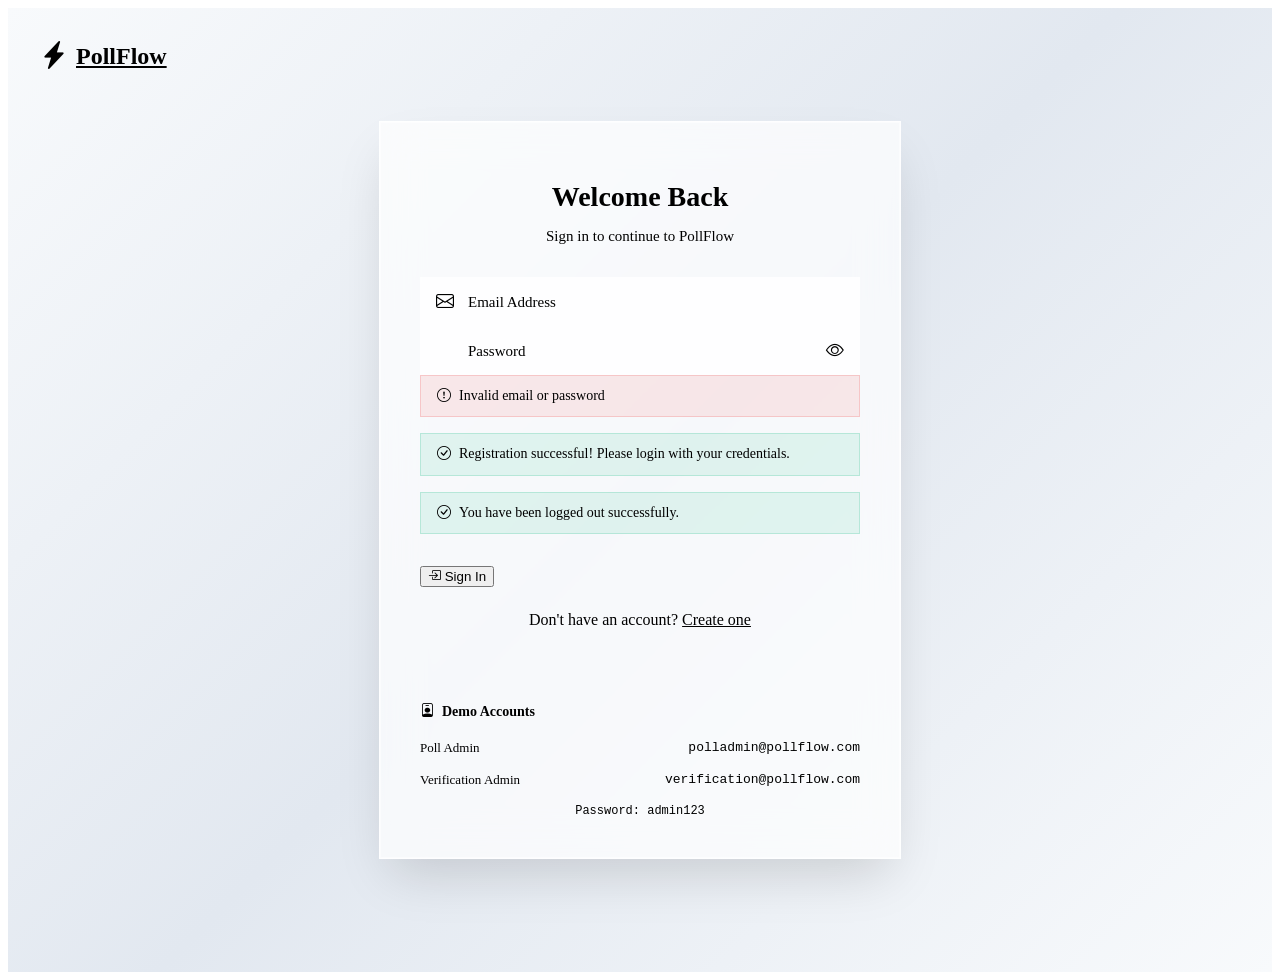
<file: target/classes/templates/login.html>
<!DOCTYPE html>
<html xmlns:th="http://www.thymeleaf.org">
<head>
    <meta charset="UTF-8">
    <meta name="viewport" content="width=device-width, initial-scale=1.0">
    <title>Login - PollFlow</title>
    <link rel="stylesheet" th:href="@{/css/global.css}">
    <link rel="stylesheet" href="https://cdn.jsdelivr.net/npm/bootstrap-icons@1.11.0/font/bootstrap-icons.css">
</head>
<body>
    <div class="auth-page">
        <div class="auth-shapes">
            <div class="shape shape-1"></div>
            <div class="shape shape-2"></div>
            <div class="shape shape-3"></div>
        </div>
        
        <a href="/" class="auth-logo">
            <i class="bi bi-lightning-charge-fill"></i> PollFlow
        </a>
        
        <div class="auth-card">
            <div class="auth-header">
                <h1>Welcome Back</h1>
                <p>Sign in to continue to PollFlow</p>
            </div>
            
            <form action="/login" method="post" class="auth-form">
                <input type="hidden" name="redirect" th:value="${redirectUrl}">
                <div class="input-group">
                    <input type="email" id="email" name="email" placeholder=" " required>
                    <label for="email">Email Address</label>
                    <i class="bi bi-envelope"></i>
                </div>
                
                <div class="input-group password-input-wrapper">
                    <input type="password" id="password" name="password" placeholder=" " required>
                    <label for="password">Password</label>
                    <button type="button" class="password-toggle" onclick="togglePassword()">
                        <i class="bi bi-eye" id="passwordIcon"></i>
                    </button>
                </div>
                
                <div th:if="${param.error}" class="error-message">
                    <i class="bi bi-exclamation-circle"></i> 
                    <span th:text="${error != null ? error : 'Invalid email or password'}">Invalid email or password</span>
                </div>
                
                <div th:if="${param.registered}" class="success-message">
                    <i class="bi bi-check-circle"></i> Registration successful! Please login with your credentials.
                </div>
                
                <div th:if="${param.logout}" class="success-message">
                    <i class="bi bi-check-circle"></i> You have been logged out successfully.
                </div>
                
                <button type="submit" class="btn btn-primary btn-lg w-100">
                    <i class="bi bi-box-arrow-in-right"></i> Sign In
                </button>
            </form>
            
            <div class="auth-footer">
                <p>Don't have an account? <a href="/register">Create one</a></p>
            </div>
            
            <div class="demo-accounts">
                <h4><i class="bi bi-person-badge"></i> Demo Accounts</h4>
                <div class="demo-item">
                    <span class="demo-role">Poll Admin</span>
                    <span class="demo-email">polladmin@pollflow.com</span>
                </div>
                <div class="demo-item">
                    <span class="demo-role">Verification Admin</span>
                    <span class="demo-email">verification@pollflow.com</span>
                </div>
                <span class="demo-password">Password: admin123</span>
            </div>
        </div>
    </div>

    <style>
        .auth-page {
            min-height: 100vh;
            display: flex;
            align-items: center;
            justify-content: center;
            padding: 2rem;
            position: relative;
            background: linear-gradient(135deg, #f8fafc 0%, #e2e8f0 50%, #f8fafc 100%);
        }

        .auth-shapes {
            position: absolute;
            inset: 0;
            pointer-events: none;
            overflow: hidden;
        }

        .auth-shapes .shape {
            position: absolute;
            border-radius: 50%;
            filter: blur(80px);
            opacity: 0.4;
        }

        .shape-1 {
            width: 500px;
            height: 500px;
            background: var(--primary);
            top: -200px;
            left: -200px;
        }

        .shape-2 {
            width: 400px;
            height: 400px;
            background: var(--secondary);
            bottom: -150px;
            right: -150px;
        }

        .shape-3 {
            width: 300px;
            height: 300px;
            background: var(--accent);
            top: 50%;
            left: 50%;
            transform: translate(-50%, -50%);
        }

        .auth-logo {
            position: absolute;
            top: 2rem;
            left: 2rem;
            display: flex;
            align-items: center;
            gap: 0.5rem;
            font-size: 1.5rem;
            font-weight: 700;
            color: var(--primary);
            z-index: 10;
        }

        .auth-logo i {
            font-size: 1.75rem;
        }

        .auth-card {
            width: 100%;
            max-width: 440px;
            background: rgba(255, 255, 255, 0.7);
            backdrop-filter: blur(20px);
            border: 1px solid rgba(255, 255, 255, 0.8);
            border-radius: var(--radius-xl);
            padding: 2.5rem;
            box-shadow: 
                0 25px 50px -12px rgba(0, 0, 0, 0.15),
                0 0 0 1px rgba(255, 255, 255, 0.5) inset;
            position: relative;
            z-index: 5;
            animation: fadeIn 0.6s ease-out;
        }

        .auth-header {
            text-align: center;
            margin-bottom: 2rem;
        }

        .auth-header h1 {
            font-size: 1.75rem;
            font-weight: 700;
            color: var(--dark);
            margin-bottom: 0.5rem;
        }

        .auth-header p {
            color: var(--text-light);
            font-size: 0.9375rem;
        }

        .auth-form .input-group {
            position: relative;
        }

        .auth-form .input-group input {
            width: 100%;
            padding: 1rem 1rem 1rem 2.75rem;
            background: rgba(255, 255, 255, 0.8);
            border: 1px solid var(--gray-200);
            border-radius: var(--radius);
            font-size: 0.9375rem;
            color: var(--text);
            transition: var(--transition);
            box-sizing: border-box;
        }

        .auth-form .input-group input:focus {
            border-color: var(--primary);
            box-shadow: 0 0 0 3px rgba(99, 102, 241, 0.15);
            background: var(--white);
        }

        .auth-form .input-group label {
            position: absolute;
            left: 2.75rem;
            top: 50%;
            transform: translateY(-50%);
            font-size: 0.9375rem;
            color: var(--text-light);
            pointer-events: none;
            transition: var(--transition);
            background: transparent;
            padding: 0 0.25rem;
        }

        .auth-form .input-group input:focus + label,
        .auth-form .input-group input:not(:placeholder-shown) + label {
            top: 0;
            font-size: 0.75rem;
            color: var(--primary);
            background: var(--white);
        }

        .auth-form .input-group > i {
            position: absolute;
            left: 1rem;
            top: 50%;
            transform: translateY(-50%);
            color: var(--text-light);
            font-size: 1.125rem;
            transition: var(--transition);
            z-index: 1;
        }

        .auth-form .input-group input:focus ~ i {
            color: var(--primary);
        }

        .auth-form .btn {
            margin-top: 1rem;
        }

        .auth-footer {
            text-align: center;
            margin-top: 1.5rem;
            color: var(--text-light);
        }

        .auth-footer a {
            color: var(--primary);
            font-weight: 500;
        }

        .auth-footer a:hover {
            text-decoration: underline;
        }

        .demo-accounts {
            margin-top: 2rem;
            padding-top: 1.5rem;
            border-top: 1px solid var(--gray-200);
        }

        .demo-accounts h4 {
            font-size: 0.875rem;
            font-weight: 600;
            color: var(--text-light);
            margin-bottom: 0.75rem;
            display: flex;
            align-items: center;
            gap: 0.5rem;
        }

        .demo-item {
            display: flex;
            justify-content: space-between;
            align-items: center;
            padding: 0.5rem 0;
        }

        .demo-role {
            font-size: 0.8125rem;
            font-weight: 500;
            color: var(--primary);
        }

        .demo-email {
            font-size: 0.8125rem;
            color: var(--text-light);
            font-family: monospace;
        }

        .demo-password {
            display: block;
            text-align: center;
            font-size: 0.75rem;
            color: var(--text-light);
            margin-top: 0.5rem;
            font-family: monospace;
        }

        @media (max-width: 480px) {
            .auth-card {
                padding: 1.5rem;
            }
            
            .auth-logo {
                top: 1rem;
                left: 1rem;
            }
        }

        .error-message {
            display: flex;
            align-items: center;
            gap: 0.5rem;
            padding: 0.75rem 1rem;
            background: rgba(239, 68, 68, 0.1);
            border: 1px solid rgba(239, 68, 68, 0.2);
            border-radius: var(--radius);
            color: var(--danger);
            font-size: 0.875rem;
            margin-bottom: 1rem;
        }

        .success-message {
            display: flex;
            align-items: center;
            gap: 0.5rem;
            padding: 0.75rem 1rem;
            background: rgba(16, 185, 129, 0.1);
            border: 1px solid rgba(16, 185, 129, 0.2);
            border-radius: var(--radius);
            color: var(--success);
            font-size: 0.875rem;
            margin-bottom: 1rem;
        }

        .password-input-wrapper {
            position: relative;
        }

        .auth-form .password-input-wrapper input {
            padding-right: 3rem;
            padding-left: 2.75rem;
            box-sizing: border-box;
        }

        .auth-form .password-input-wrapper label {
            left: 2.75rem !important;
        }

        .password-toggle {
            position: absolute;
            right: 0.75rem;
            top: 50%;
            transform: translateY(-50%);
            background: none;
            border: none;
            cursor: pointer;
            color: var(--text-light);
            padding: 0.25rem;
            font-size: 1.125rem;
            transition: color 0.3s;
            z-index: 10;
        }

        .password-toggle:hover {
            color: var(--primary);
        }
    </style>

    <script>
        function togglePassword() {
            var passwordInput = document.getElementById('password');
            var passwordIcon = document.getElementById('passwordIcon');
            
            if (passwordInput.type === 'password') {
                passwordInput.type = 'text';
                passwordIcon.classList.remove('bi-eye');
                passwordIcon.classList.add('bi-eye-slash');
            } else {
                passwordInput.type = 'password';
                passwordIcon.classList.remove('bi-eye-slash');
                passwordIcon.classList.add('bi-eye');
            }
        }
    </script>
</body>
</html>
</file>
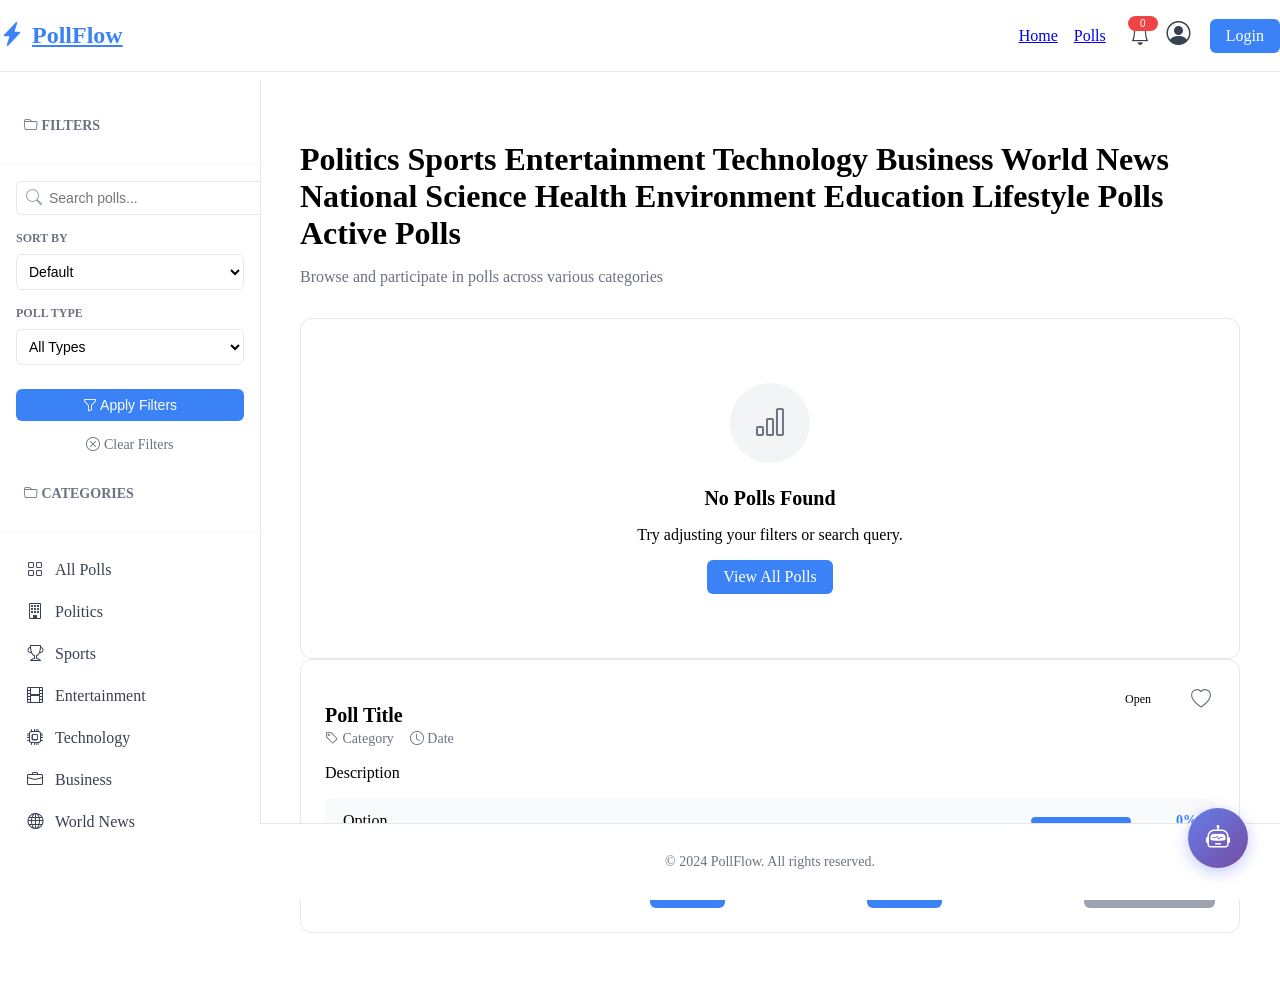
<file: target/classes/templates/polls.html>
<!DOCTYPE html>
<html xmlns:th="http://www.thymeleaf.org">
<head>
    <meta charset="UTF-8">
    <meta name="viewport" content="width=device-width, initial-scale=1.0">
    <title>Polls - PollFlow</title>
    <link rel="stylesheet" th:href="@{/css/global.css}">
    <link rel="stylesheet" href="https://cdn.jsdelivr.net/npm/bootstrap-icons@1.11.0/font/bootstrap-icons.css">
</head>
<body>
    <nav class="navbar">
        <div class="container">
            <a class="navbar-brand" href="/polls">
                <i class="bi bi-lightning-charge-fill"></i> PollFlow
            </a>
            <div class="navbar-nav">
                <a class="nav-link" href="/polls">Home</a>
                <a class="nav-link active" href="/polls">Polls</a>
                <div th:if="${isLoggedIn == true}">
                    <div class="nav-item-wrapper">
                        <button class="notification-btn" onclick="showNotifications()">
                            <i class="bi bi-bell"></i>
                            <span th:if="${unreadCount > 0}" class="notification-badge" th:text="${unreadCount}">0</span>
                        </button>
                        <div id="notificationDropdown" class="notification-dropdown">
                            <div class="notification-header">
                                <h4>Notifications</h4>
                                <button class="mark-all-btn" onclick="markAllAsRead()">Mark all as read</button>
                            </div>
                            <div id="notificationList" class="notification-list">
                                <div class="notification-empty">Loading...</div>
                            </div>
                        </div>
                    </div>
                    <div class="nav-item-wrapper">
                        <button class="profile-dropdown-btn">
                            <i class="bi bi-person-circle"></i>
                        </button>
                        <div class="profile-dropdown">
                            <div class="profile-dropdown-header">
                                <i class="bi bi-person-circle" style="font-size: 2rem; color: #3b82f6;"></i>
                                <div>
                                    <div class="profile-name" th:text="${user?.fullName}">User</div>
                                    <div class="profile-email" th:text="${user?.email}">email@example.com</div>
                                </div>
                            </div>
                            <a href="/favourites" class="profile-dropdown-item">
                                <i class="bi bi-heart"></i> Favourites
                            </a>
                            <a href="/profile" class="profile-dropdown-item">
                                <i class="bi bi-person"></i> Profile
                            </a>
                            <a href="/profile" class="profile-dropdown-item">
                                <i class="bi bi-pencil"></i> Edit Profile
                            </a>
                            <div class="profile-dropdown-divider"></div>
                            <a href="/logout" class="profile-dropdown-item logout">
                                <i class="bi bi-box-arrow-right"></i> Logout
                            </a>
                        </div>
                    </div>
                </div>
                <div th:if="${isLoggedIn != true}">
                    <a class="btn btn-primary" href="/login">Login</a>
                </div>
            </div>
        </div>
    </nav>

    <div class="page-container">
        <aside class="sidebar">
            <div class="sidebar-header">
                <h3><i class="bi bi-folder"></i> Filters</h3>
            </div>
            
            <form th:action="@{/polls}" method="get" class="filter-form">
                <div class="filter-section">
                    <div class="search-box">
                        <i class="bi bi-search"></i>
                        <input type="text" name="search" th:value="${searchQuery}" placeholder="Search polls..." class="search-input">
                    </div>
                </div>
                
                <div class="filter-section">
                    <h4>Sort By</h4>
                    <select name="sortBy" class="filter-select">
                        <option value="">Default</option>
                        <option value="newest" th:selected="${selectedSort == 'newest'}">Newest First</option>
                        <option value="oldest" th:selected="${selectedSort == 'oldest'}">Oldest First</option>
                        <option value="mostVoted" th:selected="${selectedSort == 'mostVoted'}">Most Voted</option>
                        <option value="leastVoted" th:selected="${selectedSort == 'leastVoted'}">Least Voted</option>
                    </select>
                </div>
                
                <div class="filter-section">
                    <h4>Poll Type</h4>
                    <select name="pollType" class="filter-select">
                        <option value="">All Types</option>
                        <option value="OPEN" th:selected="${selectedPollType == 'OPEN'}">Open Poll</option>
                        <option value="TIME_BASED" th:selected="${selectedPollType == 'TIME_BASED'}">Time Poll</option>
                    </select>
                </div>
                
                <button type="submit" class="filter-btn">
                    <i class="bi bi-funnel"></i> Apply Filters
                </button>
                
                <a th:href="@{/polls}" class="clear-btn">
                    <i class="bi bi-x-circle"></i> Clear Filters
                </a>
            </form>
            
            <div class="sidebar-header" style="margin-top: 1.5rem;">
                <h3><i class="bi bi-folder"></i> Categories</h3>
            </div>
            <nav class="sidebar-nav">
                <a th:href="@{/polls(search=${searchQuery}, sortBy=${selectedSort}, pollType=${selectedPollType})}" 
                   class="sidebar-link" th:classappend="${selectedCategory == null} ? 'active'">
                    <i class="bi bi-grid"></i> All Polls
                </a>
                <a th:href="@{/polls(category=1, search=${searchQuery}, sortBy=${selectedSort}, pollType=${selectedPollType})}" 
                   class="sidebar-link" th:classappend="${selectedCategory == 1} ? 'active'">
                    <i class="bi bi-building"></i> Politics
                </a>
                <a th:href="@{/polls(category=2, search=${searchQuery}, sortBy=${selectedSort}, pollType=${selectedPollType})}" 
                   class="sidebar-link" th:classappend="${selectedCategory == 2} ? 'active'">
                    <i class="bi bi-trophy"></i> Sports
                </a>
                <a th:href="@{/polls(category=3, search=${searchQuery}, sortBy=${selectedSort}, pollType=${selectedPollType})}" 
                   class="sidebar-link" th:classappend="${selectedCategory == 3} ? 'active'">
                    <i class="bi bi-film"></i> Entertainment
                </a>
                <a th:href="@{/polls(category=4, search=${searchQuery}, sortBy=${selectedSort}, pollType=${selectedPollType})}" 
                   class="sidebar-link" th:classappend="${selectedCategory == 4} ? 'active'">
                    <i class="bi bi-cpu"></i> Technology
                </a>
                <a th:href="@{/polls(category=5, search=${searchQuery}, sortBy=${selectedSort}, pollType=${selectedPollType})}" 
                   class="sidebar-link" th:classappend="${selectedCategory == 5} ? 'active'">
                    <i class="bi bi-briefcase"></i> Business
                </a>
                <a th:href="@{/polls(category=6, search=${searchQuery}, sortBy=${selectedSort}, pollType=${selectedPollType})}" 
                   class="sidebar-link" th:classappend="${selectedCategory == 6} ? 'active'">
                    <i class="bi bi-globe"></i> World News
                </a>
                <a th:href="@{/polls(category=7, search=${searchQuery}, sortBy=${selectedSort}, pollType=${selectedPollType})}" 
                   class="sidebar-link" th:classappend="${selectedCategory == 7} ? 'active'">
                    <i class="bi bi-flag"></i> National
                </a>
                <a th:href="@{/polls(category=8, search=${searchQuery}, sortBy=${selectedSort}, pollType=${selectedPollType})}" 
                   class="sidebar-link" th:classappend="${selectedCategory == 8} ? 'active'">
                    <i class="bi bi-flask"></i> Science
                </a>
                <a th:href="@{/polls(category=9, search=${searchQuery}, sortBy=${selectedSort}, pollType=${selectedPollType})}" 
                   class="sidebar-link" th:classappend="${selectedCategory == 9} ? 'active'">
                    <i class="bi bi-heart-pulse"></i> Health
                </a>
                <a th:href="@{/polls(category=10, search=${searchQuery}, sortBy=${selectedSort}, pollType=${selectedPollType})}" 
                   class="sidebar-link" th:classappend="${selectedCategory == 10} ? 'active'">
                    <i class="bi bi-tree"></i> Environment
                </a>
                <a th:href="@{/polls(category=11, search=${searchQuery}, sortBy=${selectedSort}, pollType=${selectedPollType})}" 
                   class="sidebar-link" th:classappend="${selectedCategory == 11} ? 'active'">
                    <i class="bi bi-book"></i> Education
                </a>
                <a th:href="@{/polls(category=12, search=${searchQuery}, sortBy=${selectedSort}, pollType=${selectedPollType})}" 
                   class="sidebar-link" th:classappend="${selectedCategory == 12} ? 'active'">
                    <i class="bi bi-palette"></i> Lifestyle
                </a>
            </nav>
        </aside>

        <main class="main-content">
            <div class="page-header">
                <h1 class="page-title">
                    <span th:if="${selectedCategory != null}">
                        <span th:switch="${selectedCategory}">
                            <span th:case="1">Politics</span>
                            <span th:case="2">Sports</span>
                            <span th:case="3">Entertainment</span>
                            <span th:case="4">Technology</span>
                            <span th:case="5">Business</span>
                            <span th:case="6">World News</span>
                            <span th:case="7">National</span>
                            <span th:case="8">Science</span>
                            <span th:case="9">Health</span>
                            <span th:case="10">Environment</span>
                            <span th:case="11">Education</span>
                            <span th:case="12">Lifestyle</span>
                        </span> Polls
                    </span>
                    <span th:if="${selectedCategory == null}">Active Polls</span>
                </h1>
                <p class="page-subtitle">Browse and participate in polls across various categories</p>
            </div>

            <div th:if="${polls == null or polls.empty}" class="empty-state">
                <div class="empty-icon">
                    <i class="bi bi-bar-chart"></i>
                </div>
                <h3>No Polls Found</h3>
                <p>Try adjusting your filters or search query.</p>
                <a th:href="@{/polls}" class="btn btn-primary">View All Polls</a>
            </div>

            <div th:each="poll : ${polls}" class="poll-card" th:attr="data-poll-id=${poll.id}">
                <div class="poll-header">
                    <div>
                        <h3 class="poll-title" th:text="${poll.title}">Poll Title</h3>
                        <div class="poll-meta">
                            <span><i class="bi bi-tag"></i> <span th:text="${poll.categoryName}">Category</span></span>
                            <span><i class="bi bi-clock"></i> <span th:text="${#temporals.format(poll.createdAt, 'dd-MM-yyyy hh:mm a')}">Date</span></span>
                        </div>
                    </div>
                    <div class="poll-header-right">
                        <span class="poll-badge" th:classappend="${poll.pollType == 'OPEN'} ? 'open' : 'time'" th:text="${poll.pollType == 'OPEN'} ? 'Open Poll' : 'Time Poll'">Open</span>
                        <div th:if="${isLoggedIn == true}">
                            <button class="fav-btn" th:attr="data-poll-id=${poll.id}, data-is-favorite=${poll.isFavorite}" th:onclick="|toggleFavorite(${poll.id}, ${poll.isFavorite})|">
                                <i class="bi" th:classappend="${poll.isFavorite == true} ? 'bi-heart-fill' : 'bi-heart'" th:attr="id=|fav-icon-${poll.id}|"></i>
                            </button>
                        </div>
                        <div th:if="${isLoggedIn != true}">
                            <button class="fav-btn" onclick="showLoginModal('Please login to add to favorites.')">
                                <i class="bi bi-heart"></i>
                            </button>
                        </div>
                    </div>
                </div>
                
                <p th:if="${poll.description != null}" th:text="${poll.description}" style="color: var(--text-light); margin-bottom: 1rem;">Description</p>
                
                <div class="poll-options">
                    <div th:each="opt : ${poll.options}" class="poll-option" 
                         th:attr="data-option-id=${opt.id}, onclick=|selectOption(${poll.id}, ${opt.id})|"
                         style="cursor: pointer;">
                        <span class="option-text" th:text="${opt.optionText}">Option</span>
                        <div class="option-bar" th:if="${poll.showResults == true}">
                            <div class="option-bar-fill" th:style="'width: ' + ${opt.percentage} + '%'"></div>
                        </div>
                        <span class="option-percentage" th:if="${poll.showResults == true}" th:text="${opt.percentage} + '%'">0%</span>
                        <i class="bi bi-check-circle-fill" style="display: none; color: #3b82f6;" th:attr="id=|check-${poll.id}-${opt.id}|"></i>
                    </div>
                </div>
                
                <div class="poll-footer">
                    <div class="poll-stats">
                        <div class="poll-stat">
                            <i class="bi bi-hand-thumbs-up"></i>
                            <span th:text="${poll.totalVotes} + ' votes'">0 votes</span>
                        </div>
                        <div th:if="${poll.pollType == 'TIME_BASED'}" class="timer-display">
                            <i class="bi bi-hourglass-split"></i>
                            <span>Ends: </span>
                            <span th:attr="data-end-time=|${poll.endTime}|" class="countdown" th:id="'countdown-' + ${poll.id}">--:--:--:--</span>
                        </div>
                    </div>
                    
                    <div th:if="${isLoggedIn != true}">
                        <button class="vote-btn" onclick="showLoginModal()">Vote</button>
                    </div>
                    <div th:if="${isLoggedIn == true and poll.hasVoted != true and (poll.showResults == true or poll.pollType == 'TIME_BASED')}">
                        <button class="vote-btn" th:onclick="|submitVote(${poll.id})|">Vote</button>
                    </div>
                    <div th:if="${isLoggedIn == true and poll.hasVoted == true}">
                        <button class="vote-btn" disabled>Already Voted</button>
                    </div>
                </div>
            </div>
        </main>
    </div>

    <footer class="footer">
        <div class="container">
            <p>&copy; 2024 PollFlow. All rights reserved.</p>
        </div>
    </footer>

    <div id="loginModal" class="login-modal">
        <div class="login-modal-content">
            <i class="bi bi-shield-lock" style="font-size: 3rem; color: var(--primary); margin-bottom: 1rem;"></i>
            <h3>Login Required</h3>
            <p id="loginModalMessage">Please login to vote on this poll.</p>
            <a href="/login" class="btn btn-primary">Login</a>
            <a href="/register" class="btn btn-outline">Register</a>
            <button class="btn" style="margin-top: 1rem;" onclick="hideLoginModal()">Cancel</button>
        </div>
    </div>

    <script>
        // AI Chat functionality - check login status more reliably
        function checkLoginStatus() {
            var userElement = document.querySelector('.navbar .profile-dropdown-btn');
            return userElement !== null;
        }
        
        var isLoggedIn = checkLoginStatus();
        
        function toggleAiChat() {
            var loginPrompt = document.getElementById('aiLoginPrompt');
            var chatModal = document.getElementById('aiChatModal');
            
            // Re-check login status on click in case it changed
            isLoggedIn = checkLoginStatus();
            
            if (!isLoggedIn) {
                loginPrompt.classList.add('show');
                chatModal.classList.remove('show');
                return;
            }

            chatModal.classList.toggle('show');
            loginPrompt.classList.remove('show');
            
            if (chatModal.classList.contains('show')) {
                document.getElementById('aiChatInput').focus();
            }
        }

        function handleAiChatKeypress(event) {
            if (event.key === 'Enter') {
                sendAiMessage();
            }
        }

        function sendAiMessage() {
            var input = document.getElementById('aiChatInput');
            var message = input.value.trim();
            
            if (!message) return;

            var messagesContainer = document.getElementById('aiChatMessages');

            var userMsg = document.createElement('div');
            userMsg.className = 'user-message';
            userMsg.textContent = message;
            messagesContainer.appendChild(userMsg);

            input.value = '';

            var typingDiv = document.createElement('div');
            typingDiv.className = 'ai-typing';
            typingDiv.innerHTML = '<span></span><span></span><span></span>';
            messagesContainer.appendChild(typingDiv);
            messagesContainer.scrollTop = messagesContainer.scrollHeight;

            fetch('/api/ai/chat', {
                method: 'POST',
                headers: {
                    'Content-Type': 'application/json',
                    'Accept': 'application/json'
                },
                body: JSON.stringify({ message: message })
            })
            .then(function(response) {
                console.log('AI Response status:', response.status);
                if (!response.ok) {
                    return response.text().then(function(text) {
                        throw new Error('Server error: ' + response.status + ' - ' + text);
                    });
                }
                return response.json();
            })
            .then(function(data) {
                console.log('AI Response data:', data);
                messagesContainer.removeChild(typingDiv);
                
                var aiMsg = document.createElement('div');
                aiMsg.className = 'ai-message';
                
                if (data.error) {
                    aiMsg.style.color = '#ef4444';
                    aiMsg.textContent = 'Error: ' + data.error;
                } else {
                    var responseText = data.message || 'I apologize, but I could not process your request.';
                    responseText = responseText.replace(/\*\*(.*?)\*\*/g, '<strong>$1</strong>');
                    responseText = responseText.replace(/\*(.*?)\*/g, '<em>$1</em>');
                    responseText = responseText.replace(/\n/g, '<br>');
                    aiMsg.innerHTML = responseText;
                }
                messagesContainer.appendChild(aiMsg);
                
                messagesContainer.scrollTop = messagesContainer.scrollHeight;
            })
            .catch(function(error) {
                console.log('AI Error:', error);
                messagesContainer.removeChild(typingDiv);
                
                var errorMsg = document.createElement('div');
                errorMsg.className = 'ai-message';
                errorMsg.style.color = '#ef4444';
                errorMsg.textContent = 'Error: ' + error.message;
                messagesContainer.appendChild(errorMsg);
                
                messagesContainer.scrollTop = messagesContainer.scrollHeight;
            });
        }

        // Close AI chat when clicking outside
        document.addEventListener('click', function(e) {
            var chatModal = document.getElementById('aiChatModal');
            var loginPrompt = document.getElementById('aiLoginPrompt');
            var chatBtn = document.querySelector('.ai-chat-btn');
            
            if (chatModal && chatModal.classList.contains('show') && 
                !chatModal.contains(e.target) && !chatBtn.contains(e.target)) {
                chatModal.classList.remove('show');
            }
            
            if (loginPrompt && loginPrompt.classList.contains('show') && 
                !loginPrompt.contains(e.target) && !chatBtn.contains(e.target)) {
                loginPrompt.classList.remove('show');
            }
        });

        console.log('Script loaded, checking countdown elements immediately...');
        (function() {
            var c = document.querySelectorAll('.countdown');
            console.log('Immediate check - countdowns found:', c.length);
            c.forEach(function(el, idx) {
                console.log('Countdown ' + idx + ' data-end-time:', el.getAttribute('data-end-time'));
            });
        })();

        var selectedOptions = {};
        
        function showLoginModal(message) {
            var modal = document.getElementById('loginModal');
            var msgElement = document.getElementById('loginModalMessage');
            if (message && msgElement) {
                msgElement.textContent = message;
            } else if (msgElement) {
                msgElement.textContent = 'Please login to vote on this poll.';
            }
            modal.classList.add('show');
        }
        
        function hideLoginModal() {
            document.getElementById('loginModal').classList.remove('show');
        }
        
        function selectOption(pollId, optionId) {
            var pollCard = document.querySelector('[data-poll-id="' + pollId + '"]');
            var options = pollCard.querySelectorAll('.poll-option');
            var clickedOpt = pollCard.querySelector('[data-option-id="' + optionId + '"]');
            
            if (clickedOpt.classList.contains('selected')) {
                clickedOpt.classList.remove('selected');
                var checkIcon = clickedOpt.querySelector('i.bi-check-circle-fill');
                if (checkIcon) {
                    checkIcon.style.display = 'none';
                }
                delete selectedOptions[pollId];
            } else {
                options.forEach(function(opt) {
                    opt.classList.remove('selected');
                    var checkIcon = opt.querySelector('i.bi-check-circle-fill');
                    if (checkIcon) {
                        checkIcon.style.display = 'none';
                    }
                });
                
                clickedOpt.classList.add('selected');
                var checkIcon = clickedOpt.querySelector('i.bi-check-circle-fill');
                if (checkIcon) {
                    checkIcon.style.display = 'block';
                }
                
                selectedOptions[pollId] = optionId;
            }
        }
        
        function submitVote(pollId) {
            if (selectedOptions[pollId] === undefined) {
                alert('Please select an option before voting');
                return;
            }
            
            var optionId = selectedOptions[pollId];
            
            try {
                fetch('/api/polls/' + pollId + '/vote', {
                    method: 'POST',
                    headers: {
                        'Content-Type': 'application/json'
                    },
                    body: JSON.stringify({ optionId: optionId })
                })
                .then(function(response) { return response.json(); })
                .then(function(data) {
                    if (data.error) {
                        alert(data.error);
                    } else {
                        location.reload();
                    }
                })
                .catch(function(error) {
                    alert('Error submitting vote');
                });
            } catch (error) {
                alert('Error submitting vote');
            }
        }
        
        function toggleFavorite(pollId, isFavorite) {
            var icon = document.getElementById('fav-icon-' + pollId);
            
            var url = '/api/favorites/' + pollId;
            var method = isFavorite ? 'DELETE' : 'POST';
            
            fetch(url, {
                method: method,
                headers: { 'Content-Type': 'application/json' }
            })
            .then(function(response) {
                if (response.ok) {
                    if (isFavorite) {
                        icon.classList.remove('bi-heart-fill');
                        icon.classList.add('bi-heart');
                        var card = document.querySelector('[data-poll-id="' + pollId + '"]');
                        if (card) card.setAttribute('data-is-favorite', 'false');
                    } else {
                        icon.classList.remove('bi-heart');
                        icon.classList.add('bi-heart-fill');
                        var card = document.querySelector('[data-poll-id="' + pollId + '"]');
                        if (card) card.setAttribute('data-is-favorite', 'true');
                    }
                } else {
                    return response.json().then(function(data) {
                        throw new Error(data.error || 'Error updating favorite');
                    });
                }
            })
            .catch(function(error) {
                if (error.message !== 'Error updating favorite') {
                    alert(error.message || 'Error updating favorite');
                }
            });
        }
        
        function showNotifications() {
            var dropdown = document.getElementById('notificationDropdown');
            dropdown.classList.toggle('show');
            loadNotifications();
        }
        
        function loadNotifications() {
            var list = document.getElementById('notificationList');
            fetch('/api/notifications/unread?page=0&size=10')
            .then(function(response) { return response.json(); })
            .then(function(data) {
                var content = '';
                if (data.content && data.content.length > 0) {
                    data.content.forEach(function(n) {
                        content += '<div class="notification-item' + (n.isRead ? '' : ' unread') + '" onclick="markAsRead(' + n.id + ')">' +
                            '<div class="notification-title">' + n.title + '</div>' +
                            '<div class="notification-message">' + n.message + '</div>' +
                            '<div class="notification-time">' + new Date(n.createdAt).toLocaleString() + '</div>' +
                            '</div>';
                    });
                } else {
                    content = '<div class="notification-empty">No new notifications</div>';
                }
                list.innerHTML = content;
            })
            .catch(function() {
                list.innerHTML = '<div class="notification-empty">No new notifications</div>';
            });
        }
        
        function markAsRead(id) {
            fetch('/api/notifications/' + id + '/read', { method: 'PUT' })
            .then(function() {
                loadNotifications();
                location.reload();
            });
        }
        
        function markAllAsRead() {
            fetch('/api/notifications/read-all', { method: 'PUT' })
            .then(function() {
                loadNotifications();
                location.reload();
            });
        }
        
        document.addEventListener('click', function(e) {
            var notificationDropdown = document.getElementById('notificationDropdown');
            var notificationWrapper = document.querySelector('.nav-item-wrapper:first-child');
            if (notificationWrapper && !notificationWrapper.contains(e.target)) {
                notificationDropdown.classList.remove('show');
            }
            
            var profileDropdown = document.querySelector('.profile-dropdown');
            var profileWrapper = document.querySelector('.nav-item-wrapper:nth-child(3)');
            if (profileWrapper && !profileWrapper.contains(e.target)) {
                profileDropdown.classList.remove('show');
            }
        });
        
        document.querySelector('.profile-dropdown-btn').addEventListener('click', function(e) {
            e.stopPropagation();
            document.querySelector('.profile-dropdown').classList.toggle('show');
        });

        // Countdown handled in separate script at end of body
    </script>
    <!-- Always include countdown script -->
    <script>
        (function() {
            function updateCountdowns() {
                var countdowns = document.querySelectorAll('.countdown');
                console.log('updateCountdowns called, found countdowns:', countdowns.length);
                if (countdowns.length === 0) return;
                
                var now = new Date().getTime();
                countdowns.forEach(function(el) {
                    var endTimeStr = el.getAttribute('data-end-time');
                    console.log('Processing countdown, endTimeStr:', endTimeStr);
                    if (endTimeStr && endTimeStr.trim() !== '' && endTimeStr !== 'null') {
                        try {
                            var endTime = new Date(endTimeStr).getTime();
                            var distance = endTime - now;
                            console.log('Distance:', distance);
                            if (distance > 0) {
                                var days = Math.floor(distance / (1000 * 60 * 60 * 24));
                                var hours = Math.floor((distance % (1000 * 60 * 60 * 24)) / (1000 * 60 * 60));
                                var minutes = Math.floor((distance % (1000 * 60 * 60)) / (1000 * 60));
                                var seconds = Math.floor((distance % (1000 * 60)) / 1000);
                                el.textContent = String(days).padStart(2, '0') + ':' + String(hours).padStart(2, '0') + ':' + String(minutes).padStart(2, '0') + ':' + String(seconds).padStart(2, '0');
                            } else {
                                el.textContent = 'Ended';
                            }
                        } catch (e) {
                            console.log('Error parsing date:', e);
                            el.textContent = '-';
                        }
                    }
                });
            }
            
            if (document.readyState === 'complete') {
                console.log('Document already complete, initializing countdowns');
                updateCountdowns();
                setInterval(updateCountdowns, 1000);
            } else {
                window.addEventListener('load', function() {
                    console.log('Window loaded, initializing countdowns');
                    updateCountdowns();
                    setInterval(updateCountdowns, 1000);
                });
            }
        })();
    </script>

    <style>
        .poll-card { background: white; border-radius: 12px; padding: 1.5rem; margin-bottom: 1.5rem; border: 1px solid #e5e7eb; }
        .poll-header { display: flex; justify-content: space-between; align-items: flex-start; margin-bottom: 1rem; }
        .poll-header-right { display: flex; align-items: center; gap: 0.5rem; }
        .poll-title { font-size: 1.25rem; font-weight: 600; margin-bottom: 0.25rem; }
        .poll-meta { display: flex; gap: 1rem; font-size: 0.875rem; color: #6b7280; }
        .poll-badge { padding: 0.25rem 0.75rem; border-radius: 6px; font-size: 0.75rem; font-weight: 500; }
        .poll-badge.open { background: #dcfce7; color: #166534; }
        .poll-badge.time { background: #fef3c7; color: #92400e; }
        .fav-btn { background: none; border: none; font-size: 1.25rem; cursor: pointer; color: #6b7280; padding: 0.25rem; }
        .fav-btn:hover { color: #ef4444; }
        .fav-btn .bi-heart-fill { color: #ef4444; }
        .poll-options { display: flex; flex-direction: column; gap: 0.75rem; margin: 1rem 0; }
        .poll-option { display: flex; align-items: center; gap: 1rem; padding: 0.75rem 1rem; background: #f9fafb; border-radius: 6px; border: 2px solid transparent; transition: all 0.2s; }
        .poll-option:hover { background: #e5e7eb; }
        .poll-option.selected { border-color: #3b82f6; background: #dbeafe; }
        .option-text { flex: 1; font-weight: 500; }
        .option-bar { width: 100px; height: 8px; background: #e5e7eb; border-radius: 4px; overflow: hidden; }
        .option-bar-fill { height: 100%; background: #3b82f6; border-radius: 4px; }
        .option-percentage { font-size: 0.875rem; font-weight: 600; color: #3b82f6; min-width: 50px; text-align: right; }
        .poll-footer { display: flex; justify-content: space-between; align-items: center; padding-top: 1rem; border-top: 1px solid #f3f4f6; margin-top: 1rem; }
        .poll-stats { display: flex; gap: 1.5rem; font-size: 0.875rem; color: #6b7280; }
        .vote-btn { padding: 0.5rem 1.5rem; background: #3b82f6; color: white; border: none; border-radius: 6px; font-weight: 500; cursor: pointer; }
        .vote-btn:hover { background: #2563eb; }
        .vote-btn:disabled { background: #9ca3af; cursor: not-allowed; }
        .timer-display.active { color: #dc2626; font-weight: 500; }
        .login-modal { display: none; position: fixed; top: 0; left: 0; right: 0; bottom: 0; background: rgba(0,0,0,0.5); z-index: 1000; align-items: center; justify-content: center; }
        .login-modal.show { display: flex; }
        .login-modal-content { background: white; padding: 2rem; border-radius: 12px; max-width: 400px; width: 90%; text-align: center; }
        
        .filter-form { padding: 0 1rem; }
        .filter-section { margin-bottom: 1rem; }
        .filter-section h4 { font-size: 0.75rem; font-weight: 600; color: #6b7280; text-transform: uppercase; margin-bottom: 0.5rem; }
        .search-box { position: relative; }
        .search-box i { position: absolute; left: 10px; top: 50%; transform: translateY(-50%); color: #9ca3af; }
        .search-input { width: 100%; padding: 0.5rem 0.5rem 0.5rem 2rem; border: 1px solid #e5e7eb; border-radius: 6px; font-size: 0.875rem; }
        .search-input:focus { outline: none; border-color: #3b82f6; }
        .filter-select { width: 100%; padding: 0.5rem; border: 1px solid #e5e7eb; border-radius: 6px; font-size: 0.875rem; background: white; }
        .filter-btn { width: 100%; padding: 0.5rem; background: #3b82f6; color: white; border: none; border-radius: 6px; font-size: 0.875rem; font-weight: 500; cursor: pointer; margin-top: 0.5rem; }
        .filter-btn:hover { background: #2563eb; }
        .clear-btn { display: block; text-align: center; padding: 0.5rem; color: #6b7280; font-size: 0.875rem; text-decoration: none; margin-top: 0.5rem; }
        .clear-btn:hover { color: #374151; }
        
        .navbar { position: fixed; top: 0; left: 0; right: 0; z-index: 100; background: rgba(255,255,255,0.9); backdrop-filter: blur(12px); border-bottom: 1px solid #e5e7eb; padding: 1rem 0; }
        .navbar .container { display: flex; align-items: center; justify-content: space-between; }
        .navbar-brand { display: flex; align-items: center; gap: 0.5rem; font-size: 1.5rem; font-weight: 700; color: #3b82f6; }
        .navbar-nav { display: flex; align-items: center; gap: 1rem; }
        .page-container { display: flex; padding-top: 80px; min-height: 100vh; }
        .sidebar { width: 260px; background: white; border-right: 1px solid #e5e7eb; position: fixed; top: 80px; left: 0; bottom: 60px; overflow-y: auto; padding: 1.5rem 0; }
        .sidebar-header { padding: 0 1.5rem 1rem; border-bottom: 1px solid #f3f4f6; margin-bottom: 1rem; }
        .sidebar-header h3 { font-size: 0.875rem; font-weight: 600; color: #6b7280; text-transform: uppercase; }
        .sidebar-link { display: flex; align-items: center; gap: 0.75rem; padding: 0.75rem 1.5rem; color: #374151; font-weight: 500; border-left: 3px solid transparent; }
        .sidebar-link:hover, .sidebar-link.active { background: #f9fafb; border-left-color: #3b82f6; color: #3b82f6; }
        .main-content { flex: 1; margin-left: 260px; padding: 2rem; }
        .page-header { margin-bottom: 2rem; }
        .page-title { font-size: 2rem; font-weight: 700; margin-bottom: 0.5rem; }
        .page-subtitle { color: #6b7280; }
        .empty-state { text-align: center; padding: 4rem 2rem; background: white; border-radius: 12px; border: 1px solid #e5e7eb; }
        .empty-icon { width: 80px; height: 80px; display: flex; align-items: center; justify-content: center; background: #f3f4f6; border-radius: 50%; margin: 0 auto 1.5rem; font-size: 2rem; color: #6b7280; }
        .empty-state h3 { font-size: 1.25rem; font-weight: 600; margin-bottom: 0.5rem; }
        .footer { position: fixed; bottom: 0; left: 260px; right: 0; background: white; border-top: 1px solid #e5e7eb; padding: 1rem 0; text-align: center; color: #6b7280; font-size: 0.875rem; }
        .btn { padding: 0.5rem 1rem; border-radius: 6px; font-weight: 500; text-decoration: none; display: inline-block; }
        .btn-primary { background: #3b82f6; color: white; }
        .btn-outline { border: 1px solid #e5e7eb; color: #374151; }
        .btn-danger { background: #ef4444; color: white; }
        
        .notification-wrapper { position: relative; }
        .nav-item-wrapper { position: relative; display: inline-block; }
        .notification-btn { background: none; border: none; font-size: 1.25rem; cursor: pointer; color: #374151; position: relative; padding: 0.5rem; }
        .notification-btn:hover { color: #3b82f6; }
        .notification-badge { position: absolute; top: 0; right: 0; background: #ef4444; color: white; font-size: 0.625rem; padding: 0.125rem 0.375rem; border-radius: 10px; min-width: 18px; text-align: center; }
        .notification-dropdown { display: none; position: absolute; right: 0; top: 100%; background: white; border: 1px solid #e5e7eb; border-radius: 8px; width: 320px; max-height: 400px; overflow-y: auto; box-shadow: 0 4px 12px rgba(0,0,0,0.1); z-index: 1000; }
        .notification-dropdown.show { display: block; }
        .notification-header { display: flex; justify-content: space-between; align-items: center; padding: 1rem; border-bottom: 1px solid #f3f4f6; }
        .notification-header h4 { margin: 0; font-size: 0.875rem; font-weight: 600; }
        .mark-all-btn { background: none; border: none; color: #3b82f6; font-size: 0.75rem; cursor: pointer; }
        .notification-list { max-height: 300px; overflow-y: auto; }
        .notification-item { padding: 1rem; border-bottom: 1px solid #f3f4f6; cursor: pointer; }
        .notification-item:hover { background: #f9fafb; }
        .notification-item.unread { background: #dbeafe; }
        .notification-title { font-size: 0.875rem; font-weight: 600; margin-bottom: 0.25rem; }
        .notification-message { font-size: 0.75rem; color: #6b7280; margin-bottom: 0.25rem; }
        .notification-time { font-size: 0.625rem; color: #9ca3af; }
        .notification-empty { padding: 2rem; text-align: center; color: #9ca3af; font-size: 0.875rem; }
        
        .profile-dropdown-btn { background: none; border: none; font-size: 1.5rem; cursor: pointer; color: #374151; padding: 0.25rem; display: flex; align-items: center; }
        .profile-dropdown-btn:hover { color: #3b82f6; }
        .profile-dropdown { display: none; position: absolute; right: 0; top: 100%; background: white; border: 1px solid #e5e7eb; border-radius: 8px; width: 220px; box-shadow: 0 4px 12px rgba(0,0,0,0.1); z-index: 1000; }
        .profile-dropdown.show { display: block; }
        .profile-dropdown-header { display: flex; align-items: center; gap: 0.75rem; padding: 1rem; border-bottom: 1px solid #f3f4f6; }
        .profile-dropdown-header .profile-name { font-weight: 600; font-size: 0.875rem; }
        .profile-dropdown-header .profile-email { font-size: 0.75rem; color: #6b7280; }
        .profile-dropdown-item { display: flex; align-items: center; gap: 0.75rem; padding: 0.75rem 1rem; color: #374151; text-decoration: none; font-size: 0.875rem; }
        .profile-dropdown-item:hover { background: #f9fafb; }
        .profile-dropdown-item.logout { color: #ef4444; }
        .profile-dropdown-divider { height: 1px; background: #f3f4f6; margin: 0.25rem 0; }
        
        @media (max-width: 1024px) { .sidebar { display: none; } .main-content { margin-left: 0; } .footer { margin-left: 0; } }
        
        .ai-chat-float {
            position: fixed;
            bottom: 2rem;
            right: 2rem;
            z-index: 999;
        }

        .ai-chat-btn {
            width: 60px;
            height: 60px;
            border-radius: 50%;
            background: linear-gradient(135deg, #667eea 0%, #764ba2 100%);
            border: none;
            color: white;
            font-size: 1.5rem;
            cursor: pointer;
            box-shadow: 0 4px 15px rgba(102, 126, 234, 0.4);
            transition: all 0.3s ease;
            display: flex;
            align-items: center;
            justify-content: center;
        }

        .ai-chat-btn:hover {
            transform: scale(1.1);
            box-shadow: 0 6px 20px rgba(102, 126, 234, 0.6);
        }

        .ai-chat-btn i {
            animation: pulse 2s infinite;
        }

        @keyframes pulse {
            0%, 100% { opacity: 1; }
            50% { opacity: 0.7; }
        }

        .ai-chat-modal {
            display: none;
            position: fixed;
            bottom: 5rem;
            right: 2rem;
            width: 380px;
            max-width: calc(100vw - 4rem);
            height: 500px;
            max-height: calc(100vh - 8rem);
            background: white;
            border-radius: 16px;
            box-shadow: 0 10px 40px rgba(0, 0, 0, 0.15);
            z-index: 1000;
            overflow: hidden;
            flex-direction: column;
        }

        .ai-chat-modal.show {
            display: flex;
        }

        .ai-chat-header {
            background: linear-gradient(135deg, #667eea 0%, #764ba2 100%);
            color: white;
            padding: 1rem;
            display: flex;
            align-items: center;
            justify-content: space-between;
        }

        .ai-chat-header-title {
            display: flex;
            align-items: center;
            gap: 0.5rem;
            font-weight: 600;
        }

        .ai-chat-close {
            background: none;
            border: none;
            color: white;
            font-size: 1.25rem;
            cursor: pointer;
            opacity: 0.8;
        }

        .ai-chat-close:hover {
            opacity: 1;
        }

        .ai-chat-messages {
            flex: 1;
            overflow-y: auto;
            padding: 1rem;
            display: flex;
            flex-direction: column;
            gap: 0.75rem;
        }

        .ai-message, .user-message {
            max-width: 85%;
            padding: 0.75rem 1rem;
            border-radius: 12px;
            font-size: 0.875rem;
            line-height: 1.5;
        }

        .ai-message {
            background: #f3f4f6;
            color: #374151;
            align-self: flex-start;
            border-bottom-left-radius: 4px;
        }

        .user-message {
            background: #667eea;
            color: white;
            align-self: flex-end;
            border-bottom-right-radius: 4px;
        }

        .ai-chat-input-area {
            padding: 1rem;
            border-top: 1px solid #e5e7eb;
            display: flex;
            gap: 0.5rem;
        }

        .ai-chat-input {
            flex: 1;
            padding: 0.75rem 1rem;
            border: 1px solid #e5e7eb;
            border-radius: 24px;
            font-size: 0.875rem;
            outline: none;
        }

        .ai-chat-input:focus {
            border-color: #667eea;
        }

        .ai-send-btn {
            width: 40px;
            height: 40px;
            border-radius: 50%;
            background: #667eea;
            border: none;
            color: white;
            cursor: pointer;
            display: flex;
            align-items: center;
            justify-content: center;
            transition: background 0.3s;
        }

        .ai-send-btn:hover {
            background: #5568d3;
        }

        .ai-typing {
            display: flex;
            align-items: center;
            gap: 0.25rem;
            padding: 0.75rem 1rem;
            background: #f3f4f6;
            border-radius: 12px;
            border-bottom-left-radius: 4px;
            width: fit-content;
        }

        .ai-typing span {
            width: 8px;
            height: 8px;
            background: #667eea;
            border-radius: 50%;
            animation: typing 1.4s infinite;
        }

        .ai-typing span:nth-child(2) { animation-delay: 0.2s; }
        .ai-typing span:nth-child(3) { animation-delay: 0.4s; }

        @keyframes typing {
            0%, 100% { opacity: 0.3; transform: translateY(0); }
            50% { opacity: 1; transform: translateY(-4px); }
        }

        .ai-login-prompt {
            display: none;
            position: fixed;
            bottom: 5rem;
            right: 2rem;
            width: 320px;
            background: white;
            border-radius: 12px;
            box-shadow: 0 10px 40px rgba(0, 0, 0, 0.15);
            padding: 1.5rem;
            text-align: center;
            z-index: 1000;
        }

        .ai-login-prompt.show {
            display: block;
        }

        .ai-login-prompt h4 {
            margin: 0 0 0.5rem;
            color: #374151;
        }

        .ai-login-prompt p {
            color: #6b7280;
            font-size: 0.875rem;
            margin: 0 0 1rem;
        }

        .ai-login-prompt .btn {
            width: 100%;
        }
    </style>
</head>
<body>
    <div class="ai-chat-float">
        <button class="ai-chat-btn" onclick="toggleAiChat()">
            <i class="bi bi-robot"></i>
        </button>
    </div>

    <div id="aiLoginPrompt" class="ai-login-prompt">
        <h4><i class="bi bi-robot"></i> AI Assistant</h4>
        <p>Please login to use the AI chat feature</p>
        <a th:href="@{/login(redirect='/polls')}" class="btn btn-primary">Login to Continue</a>
    </div>

    <div id="aiChatModal" class="ai-chat-modal">
        <div class="ai-chat-header">
            <div class="ai-chat-header-title">
                <i class="bi bi-robot"></i>
                <span>PollFlow AI</span>
            </div>
            <button class="ai-chat-close" onclick="toggleAiChat()">
                <i class="bi bi-x-lg"></i>
            </button>
        </div>
        <div id="aiChatMessages" class="ai-chat-messages">
            <div class="ai-message">
                Hello! I'm PollFlow AI Assistant. I can help you with:
                <ul style="margin: 0.5rem 0 0 1rem; padding-left: 1rem;">
                    <li>Understanding poll results</li>
                    <li>Finding relevant polls</li>
                    <li>Poll recommendations</li>
                    <li>General questions about polls</li>
                </ul>
                <p style="margin: 0.5rem 0 0;">What would you like to know?</p>
            </div>
        </div>
        <div class="ai-chat-input-area">
            <input type="text" id="aiChatInput" class="ai-chat-input" placeholder="Ask me anything..." onkeypress="handleAiChatKeypress(event)">
            <button class="ai-send-btn" onclick="sendAiMessage()">
                <i class="bi bi-send"></i>
            </button>
        </div>
    </div>
</file>
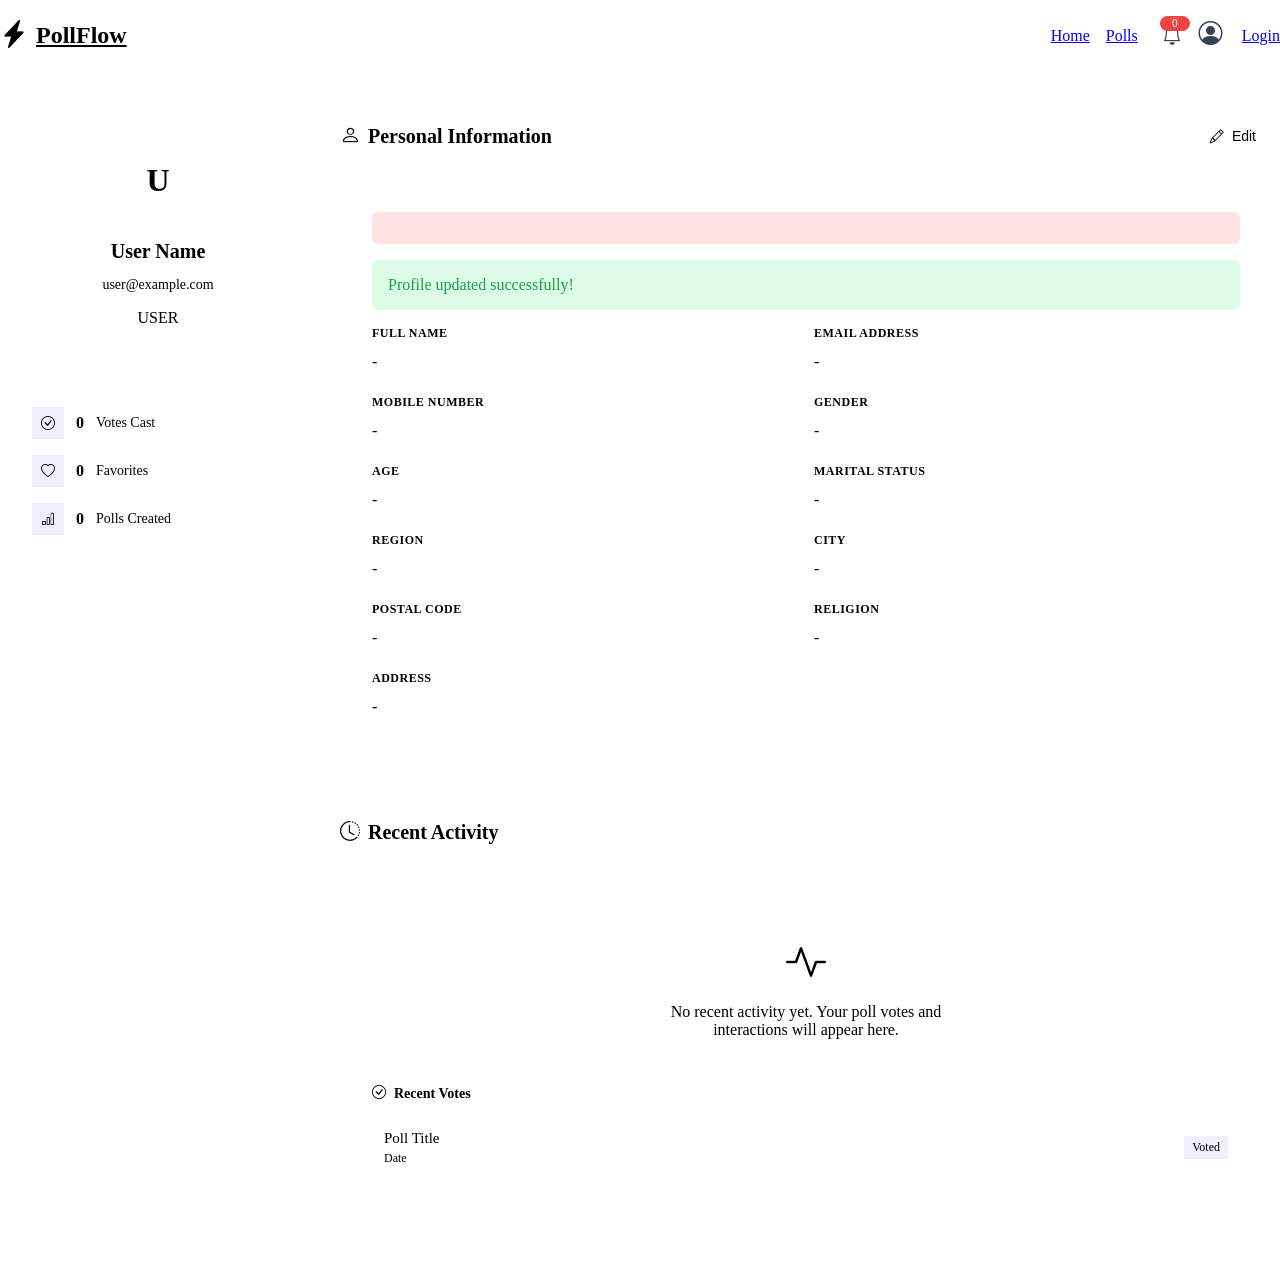
<file: target/classes/templates/profile.html>
<!DOCTYPE html>
<html xmlns:th="http://www.thymeleaf.org">
<head>
    <meta charset="UTF-8">
    <meta name="viewport" content="width=device-width, initial-scale=1.0">
    <title>Profile - PollFlow</title>
    <link rel="stylesheet" th:href="@{/css/global.css}">
    <link rel="stylesheet" href="https://cdn.jsdelivr.net/npm/bootstrap-icons@1.11.0/font/bootstrap-icons.css">
</head>
<body>
    <nav class="navbar">
        <div class="container">
            <a class="navbar-brand" href="/polls">
                <i class="bi bi-lightning-charge-fill"></i> PollFlow
            </a>
            <div class="navbar-nav">
                <a class="nav-link" href="/polls">Home</a>
                <a class="nav-link" href="/polls">Polls</a>
                <div th:if="${isLoggedIn == true}">
                    <div class="nav-item-wrapper">
                        <button class="notification-btn" onclick="showNotifications()">
                            <i class="bi bi-bell"></i>
                            <span th:if="${unreadCount > 0}" class="notification-badge" th:text="${unreadCount}">0</span>
                        </button>
                        <div id="notificationDropdown" class="notification-dropdown">
                            <div class="notification-header">
                                <h4>Notifications</h4>
                                <button class="mark-all-btn" onclick="markAllAsRead()">Mark all as read</button>
                            </div>
                            <div id="notificationList" class="notification-list">
                                <div class="notification-empty">Loading...</div>
                            </div>
                        </div>
                    </div>
                    <div class="nav-item-wrapper">
                        <button class="profile-dropdown-btn">
                            <i class="bi bi-person-circle"></i>
                        </button>
                        <div class="profile-dropdown">
                            <div class="profile-dropdown-header">
                                <i class="bi bi-person-circle" style="font-size: 2rem; color: #3b82f6;"></i>
                                <div>
                                    <div class="profile-name" th:text="${user?.fullName}">User</div>
                                    <div class="profile-email" th:text="${user?.email}">email@example.com</div>
                                </div>
                            </div>
                            <a href="/favourites" class="profile-dropdown-item">
                                <i class="bi bi-heart"></i> Favourites
                            </a>
                            <a href="/profile" class="profile-dropdown-item active">
                                <i class="bi bi-person"></i> Profile
                            </a>
                            <a href="/profile" class="profile-dropdown-item">
                                <i class="bi bi-pencil"></i> Edit Profile
                            </a>
                            <div class="profile-dropdown-divider"></div>
                            <a href="/logout" class="profile-dropdown-item logout">
                                <i class="bi bi-box-arrow-right"></i> Logout
                            </a>
                        </div>
                    </div>
                </div>
                <div th:if="${isLoggedIn != true}">
                    <a class="btn btn-primary" href="/login">Login</a>
                </div>
            </div>
        </div>
    </nav>

    <div class="profile-page">
        <div class="container">
            <div class="profile-grid">
                <aside class="profile-sidebar">
                    <div class="profile-card">
                        <div class="profile-avatar">
                            <span th:text="${user?.fullName != null ? #strings.substring(user.fullName, 0, 1) : 'U'}">U</span>
                        </div>
                        <h3 class="profile-name" th:text="${user?.fullName ?: 'User'}">User Name</h3>
                        <p class="profile-email" th:text="${user?.email ?: 'email@example.com'}">user@example.com</p>
                        <span class="badge badge-primary" th:text="${user?.role ?: 'USER'}">USER</span>
                    </div>

                    <div class="profile-stats">
                        <div class="stat-item">
                            <i class="bi bi-check-circle"></i>
                            <span class="stat-value">0</span>
                            <span class="stat-label">Votes Cast</span>
                        </div>
                        <div class="stat-item">
                            <i class="bi bi-heart"></i>
                            <span class="stat-value">0</span>
                            <span class="stat-label">Favorites</span>
                        </div>
                        <div class="stat-item">
                            <i class="bi bi-bar-chart"></i>
                            <span class="stat-value">0</span>
                            <span class="stat-label">Polls Created</span>
                        </div>
                    </div>
                </aside>

                <main class="profile-main">
                    <div class="profile-section">
                        <div class="section-header">
                            <h2><i class="bi bi-person"></i> Personal Information</h2>
                            <button type="button" id="editModeBtn" class="btn btn-outline" onclick="toggleEditMode()">
                                <i class="bi bi-pencil"></i> Edit
                            </button>
                        </div>
                        <div class="profile-form-card">
                            <div th:if="${error}" class="alert alert-error" th:text="${error}"></div>
                            <div th:if="${success}" class="alert alert-success">Profile updated successfully!</div>
                            
                            <form th:action="@{/profile}" method="post" class="profile-form" id="profileForm">
                                <div id="viewMode">
                                    <div class="form-row">
                                        <div class="view-field">
                                            <label>Full Name</label>
                                            <span th:text="${user?.fullName ?: '-'}">-</span>
                                        </div>
                                        <div class="view-field">
                                            <label>Email Address</label>
                                            <span th:text="${user?.email ?: '-'}">-</span>
                                        </div>
                                    </div>
                                    <div class="form-row">
                                        <div class="view-field">
                                            <label>Mobile Number</label>
                                            <span th:text="${user?.mobile ?: '-'}">-</span>
                                        </div>
                                        <div class="view-field">
                                            <label>Gender</label>
                                            <span th:text="${user?.gender ?: '-'}">-</span>
                                        </div>
                                    </div>
                                    <div class="form-row">
                                        <div class="view-field">
                                            <label>Age</label>
                                            <span th:text="${user?.age ?: '-'}">-</span>
                                        </div>
                                        <div class="view-field">
                                            <label>Marital Status</label>
                                            <span th:text="${user?.maritalStatus ?: '-'}">-</span>
                                        </div>
                                    </div>
                                    <div class="form-row">
                                        <div class="view-field">
                                            <label>Region</label>
                                            <span th:text="${user?.region ?: '-'}">-</span>
                                        </div>
                                        <div class="view-field">
                                            <label>City</label>
                                            <span th:text="${user?.city ?: '-'}">-</span>
                                        </div>
                                    </div>
                                    <div class="form-row">
                                        <div class="view-field">
                                            <label>Postal Code</label>
                                            <span th:text="${user?.postalCode ?: '-'}">-</span>
                                        </div>
                                        <div class="view-field">
                                            <label>Religion</label>
                                            <span th:text="${user?.religion ?: '-'}">-</span>
                                        </div>
                                    </div>
                                    <div class="form-row">
                                        <div class="view-field full-width">
                                            <label>Address</label>
                                            <span th:text="${user?.address ?: '-'}">-</span>
                                        </div>
                                    </div>
                                </div>

                                <div id="editMode" style="display: none;">
                                    <div class="form-row">
                                        <div class="input-group">
                                            <input type="text" id="fullName" name="fullName" th:value="${user?.fullName}" placeholder=" " required>
                                            <label for="fullName">Full Name</label>
                                            <i class="bi bi-person"></i>
                                        </div>
                                        
                                        <div class="input-group">
                                            <input type="email" id="email" name="email" th:value="${user?.email}" placeholder=" " disabled>
                                            <label for="email">Email Address</label>
                                            <i class="bi bi-envelope"></i>
                                        </div>
                                    </div>
                                    
                                    <div class="form-row">
                                        <div class="input-group">
                                            <input type="tel" id="mobile" name="mobile" th:value="${user?.mobile}" placeholder=" ">
                                            <label for="mobile">Mobile Number</label>
                                            <i class="bi bi-phone"></i>
                                        </div>
                                        
                                        <div class="input-group">
                                            <select id="gender" name="gender" class="form-select">
                                                <option value="">Select Gender</option>
                                                <option value="Male" th:selected="${user?.gender == 'Male'}">Male</option>
                                                <option value="Female" th:selected="${user?.gender == 'Female'}">Female</option>
                                                <option value="Other" th:selected="${user?.gender == 'Other'}">Other</option>
                                            </select>
                                            <i class="bi bi-gender-neuter"></i>
                                        </div>
                                    </div>
                                    
                                    <div class="form-row">
                                        <div class="input-group">
                                            <input type="number" id="age" name="age" th:value="${user?.age}" min="1" max="150" placeholder=" ">
                                            <label for="age">Age</label>
                                            <i class="bi bi-calendar"></i>
                                        </div>
                                        
                                        <div class="input-group">
                                            <select id="maritalStatus" name="maritalStatus" class="form-select">
                                                <option value="">Select Marital Status</option>
                                                <option value="Single" th:selected="${user?.maritalStatus == 'Single'}">Single</option>
                                                <option value="Married" th:selected="${user?.maritalStatus == 'Married'}">Married</option>
                                                <option value="Divorced" th:selected="${user?.maritalStatus == 'Divorced'}">Divorced</option>
                                                <option value="Widowed" th:selected="${user?.maritalStatus == 'Widowed'}">Widowed</option>
                                                <option value="Separated" th:selected="${user?.maritalStatus == 'Separated'}">Separated</option>
                                            </select>
                                            <i class="bi bi-heart"></i>
                                        </div>
                                    </div>
                                    
                                    <div class="form-row">
                                        <div class="input-group">
                                            <select id="region" name="region" class="form-select" onchange="updateCities()">
                                                <option value="">Select Region</option>
                                                <option value="Dhaka" th:selected="${user?.region == 'Dhaka'}">Dhaka</option>
                                                <option value="Chittagong" th:selected="${user?.region == 'Chittagong'}">Chittagong</option>
                                                <option value="Khulna" th:selected="${user?.region == 'Khulna'}">Khulna</option>
                                                <option value="Barisal" th:selected="${user?.region == 'Barisal'}">Barisal</option>
                                                <option value="Sylhet" th:selected="${user?.region == 'Sylhet'}">Sylhet</option>
                                                <option value="Rangpur" th:selected="${user?.region == 'Rangpur'}">Rangpur</option>
                                                <option value="Mymensingh" th:selected="${user?.region == 'Mymensingh'}">Mymensingh</option>
                                            </select>
                                            <i class="bi bi-map"></i>
                                        </div>
                                        
                                        <div class="input-group">
                                            <select id="city" name="city" class="form-select">
                                                <option value="">Select City</option>
                                            </select>
                                            <i class="bi bi-building"></i>
                                        </div>
                                    </div>
                                    
                                    <input type="hidden" id="currentCity" th:value="${user?.city}">
                                    
                                    <div class="form-row">
                                        <div class="input-group">
                                            <input type="text" id="postalCode" name="postalCode" th:value="${user?.postalCode}" placeholder=" ">
                                            <label for="postalCode">Postal Code</label>
                                            <i class="bi bi-mailbox"></i>
                                        </div>
                                        
                                        <div class="input-group">
                                            <select id="religion" name="religion" class="form-select">
                                                <option value="">Select Religion</option>
                                                <option value="Islam" th:selected="${user?.religion == 'Islam'}">Islam</option>
                                                <option value="Hinduism" th:selected="${user?.religion == 'Hinduism'}">Hinduism</option>
                                                <option value="Buddhism" th:selected="${user?.religion == 'Buddhism'}">Buddhism</option>
                                                <option value="Christianity" th:selected="${user?.religion == 'Christianity'}">Christianity</option>
                                                <option value="Other" th:selected="${user?.religion == 'Other'}">Other</option>
                                            </select>
                                            <i class="bi bi-star"></i>
                                        </div>
                                    </div>
                                    
                                    <div class="form-row">
                                        <div class="input-group full-width">
                                            <textarea id="address" name="address" rows="2" th:text="${user?.address}" placeholder=" "></textarea>
                                            <label for="address">Address</label>
                                            <i class="bi bi-geo-alt"></i>
                                        </div>
                                    </div>
                                    
                                    <div class="form-actions">
                                        <button type="button" class="btn btn-secondary" onclick="toggleEditMode()">
                                            <i class="bi bi-x-lg"></i> Cancel
                                        </button>
                                        <button type="submit" class="btn btn-primary">
                                            <i class="bi bi-check-lg"></i> Save Changes
                                        </button>
                                    </div>
                                </div>
                            </form>
                        </div>
                    </div>

                    <div class="profile-section">
                        <div class="section-header">
                            <h2><i class="bi bi-clock-history"></i> Recent Activity</h2>
                        </div>
                        <div class="activity-card">
                            <div th:if="${#lists.isEmpty(recentVotes)}" class="empty-activity">
                                <i class="bi bi-activity"></i>
                                <p>No recent activity yet. Your poll votes and interactions will appear here.</p>
                            </div>
                            
                            <div th:unless="${#lists.isEmpty(recentVotes)}" class="activity-section">
                                <h3 class="activity-title"><i class="bi bi-check-circle"></i> Recent Votes</h3>
                                <div class="activity-list">
                                    <div th:each="vote : ${recentVotes}" class="activity-item">
                                        <div class="activity-info">
                                            <span class="activity-name" th:text="${vote.poll.title}">Poll Title</span>
                                            <span class="activity-time" th:text="${#temporals.format(vote.votedAt, 'MMM dd, yyyy HH:mm')}">Date</span>
                                        </div>
                                        <span class="activity-badge voted">Voted</span>
                                    </div>
                                </div>
                            </div>
                        </div>
                    </div>
                </main>
            </div>
        </div>
    </div>

    <style>
        .navbar {
            position: fixed;
            top: 0;
            left: 0;
            right: 0;
            z-index: 100;
            background: rgba(255, 255, 255, 0.9);
            backdrop-filter: blur(12px);
            border-bottom: 1px solid var(--gray-200);
            padding: 1rem 0;
        }

        .navbar .container {
            display: flex;
            align-items: center;
            justify-content: space-between;
        }

        .navbar-brand {
            display: flex;
            align-items: center;
            gap: 0.5rem;
            font-size: 1.5rem;
            font-weight: 700;
            color: var(--primary);
        }

        .navbar-brand i {
            font-size: 1.75rem;
        }

        .navbar-nav {
            display: flex;
            align-items: center;
            gap: 1rem;
        }

        .profile-page {
            padding-top: 100px;
            min-height: 100vh;
            background: var(--background);
        }

        .profile-grid {
            display: grid;
            grid-template-columns: 300px 1fr;
            gap: 2rem;
            padding-bottom: 3rem;
        }

        .profile-sidebar {
            display: flex;
            flex-direction: column;
            gap: 1.5rem;
        }

        .profile-card {
            background: var(--white);
            border-radius: var(--radius-xl);
            padding: 2rem;
            text-align: center;
            box-shadow: var(--shadow);
        }

        .profile-avatar {
            width: 80px;
            height: 80px;
            display: flex;
            align-items: center;
            justify-content: center;
            background: var(--gradient-primary);
            border-radius: 50%;
            margin: 0 auto 1rem;
            font-size: 2rem;
            font-weight: 700;
            color: var(--white);
        }

        .profile-name {
            font-size: 1.25rem;
            font-weight: 600;
            color: var(--dark);
            margin-bottom: 0.25rem;
        }

        .profile-email {
            color: var(--text-light);
            font-size: 0.875rem;
            margin-bottom: 1rem;
        }

        .profile-stats {
            background: var(--white);
            border-radius: var(--radius-xl);
            padding: 1.5rem;
            box-shadow: var(--shadow);
            display: flex;
            flex-direction: column;
            gap: 1rem;
        }

        .profile-stats .stat-item {
            display: flex;
            align-items: center;
            gap: 0.75rem;
        }

        .profile-stats .stat-item i {
            width: 32px;
            height: 32px;
            display: flex;
            align-items: center;
            justify-content: center;
            background: rgba(99, 102, 241, 0.1);
            color: var(--primary);
            border-radius: var(--radius);
            font-size: 0.875rem;
        }

        .profile-stats .stat-value {
            font-weight: 700;
            color: var(--dark);
            font-size: 1rem;
        }

        .profile-stats .stat-label {
            color: var(--text-light);
            font-size: 0.875rem;
        }

        .profile-main {
            display: flex;
            flex-direction: column;
            gap: 2rem;
        }

        .profile-section {
            display: flex;
            flex-direction: column;
            gap: 1rem;
        }

        .section-header {
            display: flex;
            justify-content: space-between;
            align-items: center;
        }

        .section-header h2 {
            font-size: 1.25rem;
            font-weight: 600;
            color: var(--dark);
            display: flex;
            align-items: center;
            gap: 0.5rem;
        }

        .profile-form-card {
            background: var(--white);
            border-radius: var(--radius-xl);
            padding: 2rem;
            box-shadow: var(--shadow);
        }

        .form-row {
            display: grid;
            grid-template-columns: 1fr 1fr;
            gap: 1rem;
            margin-bottom: 1rem;
        }

        .form-row .full-width {
            grid-column: 1 / -1;
        }

        .view-field {
            display: flex;
            flex-direction: column;
            gap: 0.25rem;
        }

        .view-field label {
            font-size: 0.75rem;
            font-weight: 600;
            color: var(--text-light);
            text-transform: uppercase;
            letter-spacing: 0.5px;
        }

        .view-field span {
            font-size: 1rem;
            color: var(--text);
            padding: 0.5rem 0;
        }

        .form-select {
            width: 100%;
            padding: 1rem 1rem 1rem 2.75rem;
            background: var(--gray-50);
            border: 1px solid var(--gray-200);
            border-radius: var(--radius);
            font-size: 0.9375rem;
            color: var(--text);
            appearance: none;
            background-image: url("data:image/svg+xml,%3csvg xmlns='http://www.w3.org/2000/svg' fill='none' viewBox='0 0 20 20'%3e%3cpath stroke='%236b7280' stroke-linecap='round' stroke-linejoin='round' stroke-width='1.5' d='M6 8l4 4 4-4'/%3e%3c/svg%3e");
            background-position: right 0.75rem center;
            background-repeat: no-repeat;
            background-size: 1.5em 1.5em;
        }

        .profile-form .input-group {
            position: relative;
            margin-bottom: 0;
        }

        .profile-form .input-group.full-width {
            grid-column: span 2;
        }

        .profile-form .input-group input,
        .profile-form .input-group textarea,
        .profile-form .input-group select {
            width: 100%;
            padding: 1rem 1rem 1rem 2.75rem;
            background: var(--gray-50);
            border: 1px solid var(--gray-200);
            border-radius: var(--radius);
            font-size: 0.9375rem;
            color: var(--text);
            transition: var(--transition);
        }

        .profile-form .input-group input:focus,
        .profile-form .input-group textarea:focus,
        .profile-form .input-group select:focus {
            border-color: var(--primary);
            box-shadow: 0 0 0 3px rgba(99, 102, 241, 0.1);
            background: var(--white);
        }

        .profile-form .input-group input:disabled {
            background: var(--gray-100);
            cursor: not-allowed;
        }

        .profile-form .input-group label {
            position: absolute;
            left: 2.75rem;
            top: 1rem;
            font-size: 0.9375rem;
            color: var(--text-light);
            pointer-events: none;
            transition: var(--transition);
            background: transparent;
            padding: 0 0.25rem;
        }

        .profile-form .input-group input:focus + label,
        .profile-form .input-group input:not(:placeholder-shown) + label,
        .profile-form .input-group textarea:focus + label,
        .profile-form .input-group textarea:not(:placeholder-shown) + label {
            top: -0.5rem;
            font-size: 0.75rem;
            color: var(--primary);
            background: var(--white);
        }

        .profile-form .input-group i {
            position: absolute;
            left: 1rem;
            top: 1rem;
            color: var(--text-light);
            font-size: 1.125rem;
            transition: var(--transition);
            z-index: 1;
        }

        .profile-form .input-group input:focus ~ i,
        .profile-form .input-group textarea:focus ~ i,
        .profile-form .input-group select:focus ~ i {
            color: var(--primary);
        }

        .form-actions {
            display: flex;
            gap: 1rem;
            justify-content: flex-end;
            margin-top: 1.5rem;
        }

        .btn-outline {
            background: transparent;
            border: 1px solid var(--gray-300);
            color: var(--text);
            padding: 0.5rem 1rem;
            border-radius: var(--radius);
            font-size: 0.875rem;
            cursor: pointer;
            display: flex;
            align-items: center;
            gap: 0.5rem;
            transition: var(--transition);
        }

        .btn-outline:hover {
            background: var(--gray-50);
            border-color: var(--primary);
            color: var(--primary);
        }

        .btn-secondary {
            background: var(--gray-100);
            border: none;
            color: var(--text);
            padding: 0.75rem 1.5rem;
            border-radius: var(--radius);
            font-size: 0.9375rem;
            cursor: pointer;
            display: flex;
            align-items: center;
            gap: 0.5rem;
            transition: var(--transition);
        }

        .btn-secondary:hover {
            background: var(--gray-200);
        }

        .activity-card {
            background: var(--white);
            border-radius: var(--radius-xl);
            padding: 2rem;
            box-shadow: var(--shadow);
        }

        .empty-activity {
            text-align: center;
            padding: 2rem;
        }

        .empty-activity i {
            font-size: 2.5rem;
            color: var(--gray-300);
            margin-bottom: 1rem;
            display: block;
        }

        .empty-activity p {
            color: var(--text-light);
            max-width: 300px;
            margin: 0 auto;
        }

        .activity-section {
            margin-bottom: 1.5rem;
        }

        .activity-section:last-child {
            margin-bottom: 0;
        }

        .activity-title {
            font-size: 0.875rem;
            font-weight: 600;
            color: var(--text);
            margin-bottom: 1rem;
            display: flex;
            align-items: center;
            gap: 0.5rem;
        }

        .activity-list {
            display: flex;
            flex-direction: column;
            gap: 0.75rem;
        }

        .activity-item {
            display: flex;
            justify-content: space-between;
            align-items: center;
            padding: 0.75rem;
            background: var(--gray-50);
            border-radius: var(--radius);
        }

        .activity-info {
            display: flex;
            flex-direction: column;
            gap: 0.25rem;
        }

        .activity-name {
            font-size: 0.9375rem;
            font-weight: 500;
            color: var(--text);
        }

        .activity-time {
            font-size: 0.75rem;
            color: var(--text-light);
        }

        .activity-badge {
            font-size: 0.75rem;
            padding: 0.25rem 0.5rem;
            border-radius: var(--radius);
            background: rgba(99, 102, 241, 0.1);
            color: var(--primary);
        }

        .activity-link {
            font-size: 0.875rem;
            color: var(--primary);
            text-decoration: none;
        }

        .activity-link:hover {
            text-decoration: underline;
        }

        @media (max-width: 768px) {
            .profile-grid {
                grid-template-columns: 1fr;
            }
            .form-row {
                grid-template-columns: 1fr;
            }
            .form-row .full-width {
                grid-column: 1;
            }
            .profile-sidebar {
                order: -1;
            }
            .view-field.full-width {
                grid-column: 1;
            }
        }

        .notification-wrapper { position: relative; }
        .nav-item-wrapper { position: relative; display: inline-block; }
        .notification-btn { background: none; border: none; font-size: 1.25rem; cursor: pointer; color: #374151; position: relative; padding: 0.5rem; }
        .notification-btn:hover { color: #3b82f6; }
        .notification-badge { position: absolute; top: 0; right: 0; background: #ef4444; color: white; font-size: 0.625rem; padding: 0.125rem 0.375rem; border-radius: 10px; min-width: 18px; text-align: center; }
        .notification-dropdown { display: none; position: absolute; right: 0; top: 100%; background: white; border: 1px solid #e5e7eb; border-radius: 8px; width: 320px; max-height: 400px; overflow-y: auto; box-shadow: 0 4px 12px rgba(0,0,0,0.1); z-index: 1000; }
        .notification-dropdown.show { display: block; }
        .notification-header { display: flex; justify-content: space-between; align-items: center; padding: 1rem; border-bottom: 1px solid #f3f4f6; }
        .notification-header h4 { margin: 0; font-size: 0.875rem; font-weight: 600; }
        .mark-all-btn { background: none; border: none; color: #3b82f6; font-size: 0.75rem; cursor: pointer; }
        .notification-list { max-height: 300px; overflow-y: auto; }
        .notification-item { padding: 1rem; border-bottom: 1px solid #f3f4f6; cursor: pointer; }
        .notification-item:hover { background: #f9fafb; }
        .notification-item.unread { background: #dbeafe; }
        .notification-title { font-size: 0.875rem; font-weight: 600; margin-bottom: 0.25rem; }
        .notification-message { font-size: 0.75rem; color: #6b7280; margin-bottom: 0.25rem; }
        .notification-time { font-size: 0.625rem; color: #9ca3af; }
        .notification-empty { padding: 2rem; text-align: center; color: #9ca3af; font-size: 0.875rem; }
        .alert { padding: 1rem; border-radius: 6px; margin-bottom: 1rem; }
        .alert-error { background: #fee2e2; color: #dc2626; }
        .alert-success { background: #dcfce7; color: #16a34a; }
        
        .profile-dropdown-btn { background: none; border: none; font-size: 1.5rem; cursor: pointer; color: #374151; padding: 0.25rem; display: flex; align-items: center; }
        .profile-dropdown-btn:hover { color: #3b82f6; }
        .profile-dropdown { display: none; position: absolute; right: 0; top: 100%; background: white; border: 1px solid #e5e7eb; border-radius: 8px; width: 220px; box-shadow: 0 4px 12px rgba(0,0,0,0.1); z-index: 1000; }
        .profile-dropdown.show { display: block; }
        .profile-dropdown-header { display: flex; align-items: center; gap: 0.75rem; padding: 1rem; border-bottom: 1px solid #f3f4f6; }
        .profile-dropdown-header .profile-name { font-weight: 600; font-size: 0.875rem; }
        .profile-dropdown-header .profile-email { font-size: 0.75rem; color: #6b7280; }
        .profile-dropdown-item { display: flex; align-items: center; gap: 0.75rem; padding: 0.75rem 1rem; color: #374151; text-decoration: none; font-size: 0.875rem; }
        .profile-dropdown-item:hover { background: #f9fafb; }
        .profile-dropdown-item.active { background: #dbeafe; color: #3b82f6; font-weight: 500; }
        .profile-dropdown-item.logout { color: #ef4444; }
        .profile-dropdown-divider { height: 1px; background: #f3f4f6; margin: 0.25rem 0; }
        .nav-link.active { color: #3b82f6; font-weight: 600; }
    </style>
    
    <script th:if="${isLoggedIn == true}">
        var cityData = {
            'Dhaka': ['Dhaka', 'Gazipur', 'Narayanganj', 'Tangail', 'Manikganj', 'Munshiganj', 'Narsingdi', 'Faridpur', 'Gopalganj', 'Madaripur', 'Shariatpur', 'Rajbari', 'Kishoreganj', 'Netrakona', 'Mymensingh', 'Jamalpur', 'Sherpur'],
            'Chittagong': ['Chittagong', 'Cox\'s Bazar', 'Bandarban', 'Rangamati', 'Khagrachari', 'Feni', 'Noakhali', 'Lakshmipur', 'Chandpur', 'Comilla', 'Brahmanbaria'],
            'Khulna': ['Khulna', 'Jessore', 'Jhenaidah', 'Magura', 'Narail', 'Bagerhat', 'Satkhira', 'Pirojpur'],
            'Barisal': ['Barisal', 'Bhola', 'Patuakhali', 'Barguna', 'Jhalokathi'],
            'Sylhet': ['Sylhet', 'Moulvibazar', 'Habiganj', 'Sunamganj'],
            'Rangpur': ['Rangpur', 'Dinajpur', 'Thakurgaon', 'Panchagarh', 'Nilphamari', 'Lalmonirhat', 'Gaibandha', 'Kurigram'],
            'Mymensingh': ['Mymensingh', 'Jamalpur', 'Netrakona', 'Sherpur']
        };

        function toggleEditMode() {
            var viewMode = document.getElementById('viewMode');
            var editMode = document.getElementById('editMode');
            var editBtn = document.getElementById('editModeBtn');
            
            if (viewMode.style.display === 'none') {
                viewMode.style.display = 'block';
                editMode.style.display = 'none';
                editBtn.innerHTML = '<i class="bi bi-pencil"></i> Edit';
            } else {
                viewMode.style.display = 'none';
                editMode.style.display = 'block';
                editBtn.innerHTML = '<i class="bi bi-eye"></i> View';
                updateCities();
            }
        }

        function updateCities() {
            var regionSelect = document.getElementById('region');
            var citySelect = document.getElementById('city');
            var selectedRegion = regionSelect.value;
            var currentCity = document.getElementById('currentCity').value;
            
            citySelect.innerHTML = '<option value="">Select City</option>';
            
            if (selectedRegion && cityData[selectedRegion]) {
                cityData[selectedRegion].forEach(function(city) {
                    var option = document.createElement('option');
                    option.value = city;
                    option.textContent = city;
                    if (city === currentCity) {
                        option.selected = true;
                    }
                    citySelect.appendChild(option);
                });
            }
        }

        document.addEventListener('DOMContentLoaded', function() {
            var currentCity = document.getElementById('currentCity').value;
            if (currentCity && currentCity !== '') {
                var regionSelect = document.getElementById('region');
                var selectedRegion = regionSelect.value;
                if (selectedRegion && cityData[selectedRegion]) {
                    var citySelect = document.getElementById('city');
                    citySelect.innerHTML = '<option value="">Select City</option>';
                    cityData[selectedRegion].forEach(function(city) {
                        var option = document.createElement('option');
                        option.value = city;
                        option.textContent = city;
                        if (city === currentCity) {
                            option.selected = true;
                        }
                        citySelect.appendChild(option);
                    });
                }
            }
        });

        function showNotifications() {
            document.getElementById('notificationDropdown').classList.toggle('show');
            loadNotifications();
        }
        
        function loadNotifications() {
            var list = document.getElementById('notificationList');
            fetch('/api/notifications/unread?page=0&size=10')
            .then(function(response) { return response.json(); })
            .then(function(data) {
                var content = '';
                if (data.content && data.content.length > 0) {
                    data.content.forEach(function(n) {
                        content += '<div class="notification-item' + (n.isRead ? '' : ' unread') + '" onclick="markAsRead(' + n.id + ')">' +
                            '<div class="notification-title">' + n.title + '</div>' +
                            '<div class="notification-message">' + n.message + '</div>' +
                            '<div class="notification-time">' + new Date(n.createdAt).toLocaleString() + '</div>' +
                            '</div>';
                    });
                } else {
                    content = '<div class="notification-empty">No new notifications</div>';
                }
                list.innerHTML = content;
            });
        }
        
        function markAsRead(id) {
            fetch('/api/notifications/' + id + '/read', { method: 'PUT' })
            .then(function() { location.reload(); });
        }
        
        function markAllAsRead() {
            fetch('/api/notifications/read-all', { method: 'PUT' })
            .then(function() { location.reload(); });
        }
        
        document.addEventListener('click', function(e) {
            var notificationDropdown = document.getElementById('notificationDropdown');
            var notificationWrapper = document.querySelector('.nav-item-wrapper:first-child');
            if (notificationWrapper && !notificationWrapper.contains(e.target)) {
                notificationDropdown.classList.remove('show');
            }
            
            var profileDropdown = document.querySelector('.profile-dropdown');
            var profileWrapper = document.querySelector('.nav-item-wrapper:nth-child(2)');
            if (profileWrapper && !profileWrapper.contains(e.target)) {
                profileDropdown.classList.remove('show');
            }
        });
        
        document.querySelector('.profile-dropdown-btn').addEventListener('click', function(e) {
            e.stopPropagation();
            document.querySelector('.profile-dropdown').classList.toggle('show');
        });
    </script>
</body>
</html>
</file>
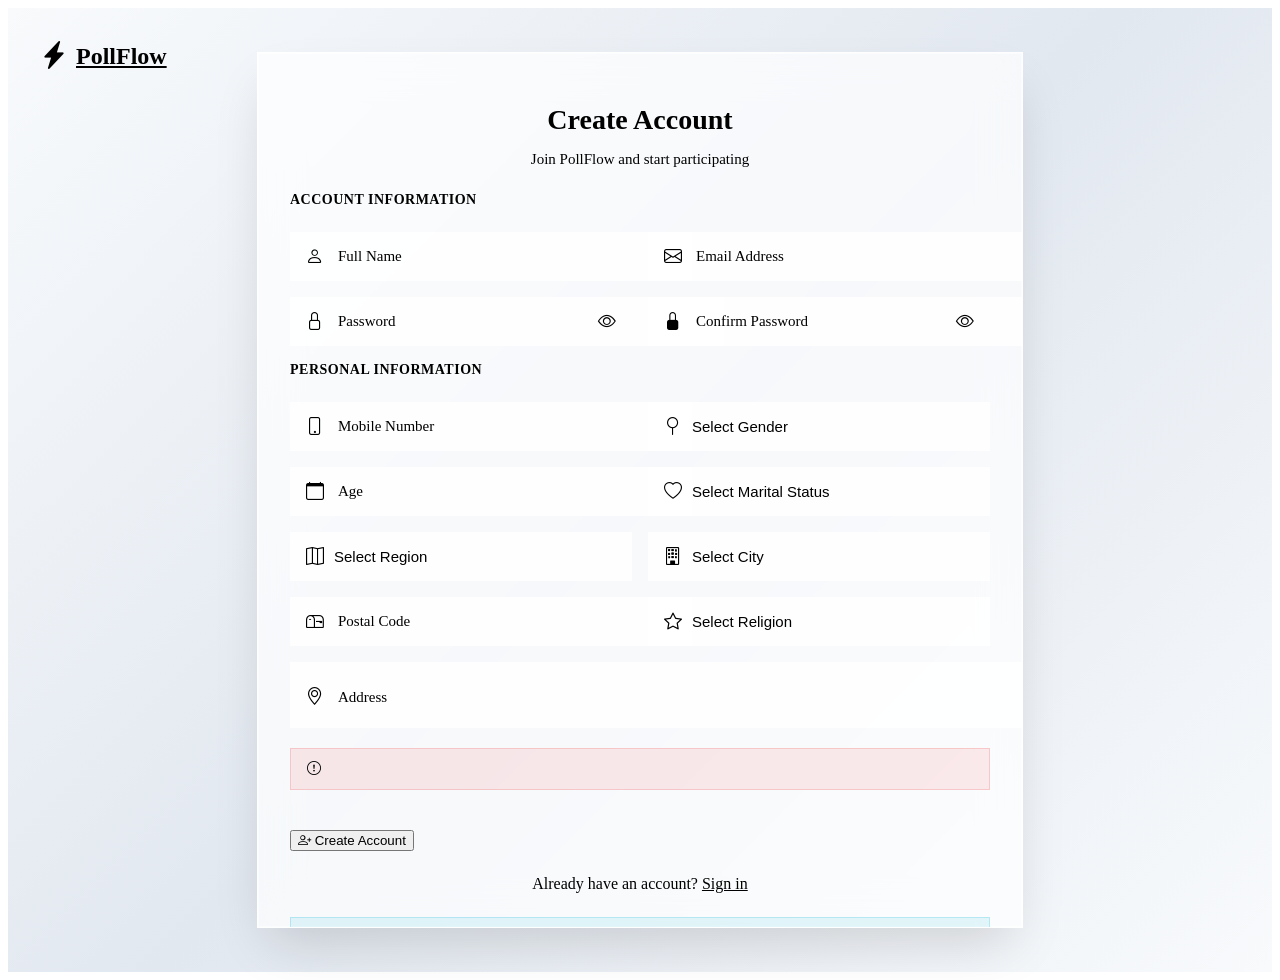
<file: target/classes/templates/register.html>
<!DOCTYPE html>
<html xmlns:th="http://www.thymeleaf.org">
<head>
    <meta charset="UTF-8">
    <meta name="viewport" content="width=device-width, initial-scale=1.0">
    <title>Register - PollFlow</title>
    <link rel="stylesheet" th:href="@{/css/global.css}">
    <link rel="stylesheet" href="https://cdn.jsdelivr.net/npm/bootstrap-icons@1.11.0/font/bootstrap-icons.css">
</head>
<body>
    <div class="auth-page">
        <div class="auth-shapes">
            <div class="shape shape-1"></div>
            <div class="shape shape-2"></div>
            <div class="shape shape-3"></div>
        </div>
        
        <a href="/" class="auth-logo">
            <i class="bi bi-lightning-charge-fill"></i> PollFlow
        </a>
        
        <div class="auth-card auth-card-wide">
            <div class="auth-header">
                <h1>Create Account</h1>
                <p>Join PollFlow and start participating</p>
            </div>
            
            <form action="/register" method="post" class="auth-form" id="registerForm">
                <div class="form-section-title">Account Information</div>
                
                <div class="form-row">
                    <div class="input-group">
                        <input type="text" id="fullName" name="fullName" placeholder=" " required>
                        <label for="fullName">Full Name</label>
                        <i class="bi bi-person"></i>
                    </div>
                    
                    <div class="input-group">
                        <input type="email" id="email" name="email" placeholder=" " required>
                        <label for="email">Email Address</label>
                        <i class="bi bi-envelope"></i>
                    </div>
                </div>
                
                <div class="form-row">
                    <div class="input-group input-group-password">
                        <input type="password" id="password" name="password" placeholder=" " required minlength="6">
                        <label for="password">Password</label>
                        <i class="bi bi-lock"></i>
                        <button type="button" class="password-toggle" onclick="togglePassword('password')">
                            <i class="bi bi-eye" id="passwordIcon"></i>
                        </button>
                    </div>
                    
                    <div class="input-group input-group-password">
                        <input type="password" id="confirmPassword" name="confirmPassword" placeholder=" " required>
                        <label for="confirmPassword">Confirm Password</label>
                        <i class="bi bi-lock-fill"></i>
                        <button type="button" class="password-toggle" onclick="togglePassword('confirmPassword')">
                            <i class="bi bi-eye" id="confirmPasswordIcon"></i>
                        </button>
                    </div>
                </div>
                
                <div class="form-section-title">Personal Information</div>
                
                <div class="form-row">
                    <div class="input-group">
                        <input type="tel" id="mobile" name="mobile" placeholder=" ">
                        <label for="mobile">Mobile Number</label>
                        <i class="bi bi-phone"></i>
                    </div>
                    
                    <div class="input-group">
                        <select id="gender" name="gender" class="form-select">
                            <option value="">Select Gender</option>
                            <option value="Male">Male</option>
                            <option value="Female">Female</option>
                            <option value="Other">Other</option>
                        </select>
                        <i class="bi bi-gender-neuter"></i>
                    </div>
                </div>
                
                <div class="form-row">
                    <div class="input-group">
                        <input type="number" id="age" name="age" min="1" max="150" placeholder=" ">
                        <label for="age">Age</label>
                        <i class="bi bi-calendar"></i>
                    </div>
                    
                    <div class="input-group">
                        <select id="maritalStatus" name="maritalStatus" class="form-select">
                            <option value="">Select Marital Status</option>
                            <option value="Single">Single</option>
                            <option value="Married">Married</option>
                            <option value="Divorced">Divorced</option>
                            <option value="Widowed">Widowed</option>
                            <option value="Separated">Separated</option>
                        </select>
                        <i class="bi bi-heart"></i>
                    </div>
                </div>
                
                <div class="form-row">
                    <div class="input-group">
                        <select id="region" name="region" class="form-select" onchange="updateCities()">
                            <option value="">Select Region</option>
                            <option value="Dhaka">Dhaka</option>
                            <option value="Chittagong">Chittagong</option>
                            <option value="Khulna">Khulna</option>
                            <option value="Barisal">Barisal</option>
                            <option value="Sylhet">Sylhet</option>
                            <option value="Rangpur">Rangpur</option>
                            <option value="Mymensingh">Mymensingh</option>
                        </select>
                        <i class="bi bi-map"></i>
                    </div>
                    
                    <div class="input-group">
                        <select id="city" name="city" class="form-select">
                            <option value="">Select City</option>
                        </select>
                        <i class="bi bi-building"></i>
                    </div>
                </div>
                
                <div class="form-row">
                    <div class="input-group">
                        <input type="text" id="postalCode" name="postalCode" placeholder=" ">
                        <label for="postalCode">Postal Code</label>
                        <i class="bi bi-mailbox"></i>
                    </div>
                    
                    <div class="input-group">
                        <select id="religion" name="religion" class="form-select">
                            <option value="">Select Religion</option>
                            <option value="Islam">Islam</option>
                            <option value="Hinduism">Hinduism</option>
                            <option value="Buddhism">Buddhism</option>
                            <option value="Christianity">Christianity</option>
                            <option value="Other">Other</option>
                        </select>
                        <i class="bi bi-star"></i>
                    </div>
                </div>
                
                <div class="form-row">
                    <div class="input-group full-width">
                        <textarea id="address" name="address" rows="2" placeholder=" "></textarea>
                        <label for="address">Address</label>
                        <i class="bi bi-geo-alt"></i>
                    </div>
                </div>
                
                <div th:if="${error}" class="error-message">
                    <i class="bi bi-exclamation-circle"></i> <span th:text="${error}"></span>
                </div>
                
                <button type="submit" class="btn btn-primary btn-lg w-100">
                    <i class="bi bi-person-plus"></i> Create Account
                </button>
            </form>
            
            <div class="auth-footer">
                <p>Already have an account? <a href="/login">Sign in</a></p>
            </div>
            
            <div class="approval-notice">
                <i class="bi bi-shield-check"></i>
                <div>
                    <strong>Approval Required</strong>
                    <p>Your account needs admin approval before you can login.</p>
                </div>
            </div>
        </div>
    </div>

    <style>
        .auth-page {
            min-height: 100vh;
            display: flex;
            align-items: center;
            justify-content: center;
            padding: 2rem;
            position: relative;
            background: linear-gradient(135deg, #f8fafc 0%, #e2e8f0 50%, #f8fafc 100%);
        }

        .auth-shapes {
            position: absolute;
            inset: 0;
            pointer-events: none;
            overflow: hidden;
        }

        .auth-shapes .shape {
            position: absolute;
            border-radius: 50%;
            filter: blur(80px);
            opacity: 0.4;
        }

        .shape-1 {
            width: 500px;
            height: 500px;
            background: var(--secondary);
            top: -200px;
            right: -200px;
        }

        .shape-2 {
            width: 400px;
            height: 400px;
            background: var(--primary);
            bottom: -150px;
            left: -150px;
        }

        .shape-3 {
            width: 300px;
            height: 300px;
            background: var(--accent);
            top: 40%;
            right: 20%;
        }

        .auth-logo {
            position: absolute;
            top: 2rem;
            left: 2rem;
            display: flex;
            align-items: center;
            gap: 0.5rem;
            font-size: 1.5rem;
            font-weight: 700;
            color: var(--primary);
            z-index: 10;
        }

        .auth-logo i {
            font-size: 1.75rem;
        }

        .auth-card {
            width: 100%;
            max-width: 440px;
            background: rgba(255, 255, 255, 0.7);
            backdrop-filter: blur(20px);
            border: 1px solid rgba(255, 255, 255, 0.8);
            border-radius: var(--radius-xl);
            padding: 2rem;
            box-shadow: 
                0 25px 50px -12px rgba(0, 0, 0, 0.15),
                0 0 0 1px rgba(255, 255, 255, 0.5) inset;
            position: relative;
            z-index: 5;
            animation: fadeIn 0.6s ease-out;
        }

        .auth-card-wide {
            max-width: 700px;
            max-height: 90vh;
            overflow-y: auto;
        }

        .auth-header {
            text-align: center;
            margin-bottom: 1.5rem;
        }

        .auth-header h1 {
            font-size: 1.75rem;
            font-weight: 700;
            color: var(--dark);
            margin-bottom: 0.5rem;
        }

        .auth-header p {
            color: var(--text-light);
            font-size: 0.9375rem;
        }

        .form-section-title {
            font-size: 0.875rem;
            font-weight: 600;
            color: var(--text-light);
            text-transform: uppercase;
            letter-spacing: 0.5px;
            margin-bottom: 1rem;
            margin-top: 0.5rem;
            padding-bottom: 0.5rem;
            border-bottom: 1px solid var(--gray-200);
        }

        .form-row {
            display: grid;
            grid-template-columns: 1fr 1fr;
            gap: 1rem;
            margin-bottom: 1rem;
        }

        .form-row .full-width {
            grid-column: 1 / -1;
        }

        .auth-form .input-group {
            position: relative;
        }

        .auth-form .input-group input,
        .auth-form .input-group textarea,
        .auth-form .input-group select {
            width: 100%;
            padding: 1rem 1rem 1rem 2.75rem;
            background: rgba(255, 255, 255, 0.8);
            border: 1px solid var(--gray-200);
            border-radius: var(--radius);
            font-size: 0.9375rem;
            color: var(--text);
            transition: var(--transition);
        }

        .auth-form .input-group input:focus,
        .auth-form .input-group textarea:focus,
        .auth-form .input-group select:focus {
            border-color: var(--primary);
            box-shadow: 0 0 0 3px rgba(99, 102, 241, 0.15);
            background: var(--white);
        }

        .auth-form .input-group label {
            position: absolute;
            left: 2.75rem;
            top: 50%;
            transform: translateY(-50%);
            font-size: 0.9375rem;
            color: var(--text-light);
            pointer-events: none;
            transition: var(--transition);
            background: transparent;
            padding: 0 0.25rem;
        }

        .auth-form .input-group input:focus + label,
        .auth-form .input-group input:not(:placeholder-shown) + label,
        .auth-form .input-group textarea:focus + label,
        .auth-form .input-group textarea:not(:placeholder-shown) + label {
            top: 0;
            font-size: 0.75rem;
            color: var(--primary);
            background: var(--white);
        }

        .auth-form .input-group i:not(.password-toggle i) {
            position: absolute;
            left: 1rem;
            top: 50%;
            transform: translateY(-50%);
            color: var(--text-light);
            font-size: 1.125rem;
            transition: var(--transition);
            z-index: 1;
        }

        .auth-form .input-group select + i {
            position: absolute;
            left: 1rem;
            top: 50%;
            transform: translateY(-50%);
            color: var(--text-light);
            font-size: 1.125rem;
            pointer-events: none;
            z-index: 1;
        }

        .auth-form .input-group input:focus ~ i:not(.password-toggle i),
        .auth-form .input-group textarea:focus ~ i,
        .auth-form .input-group select:focus + i {
            color: var(--primary);
        }

        .form-select {
            appearance: none;
            background-image: url("data:image/svg+xml,%3csvg xmlns='http://www.w3.org/2000/svg' fill='none' viewBox='0 0 20 20'%3e%3cpath stroke='%236b7280' stroke-linecap='round' stroke-linejoin='round' stroke-width='1.5' d='M6 8l4 4 4-4'/%3e%3c/svg%3e");
            background-position: right 0.75rem center;
            background-repeat: no-repeat;
            background-size: 1.5em 1.5em;
            padding-right: 2.5rem;
        }

        .input-group-password {
            position: relative;
        }

        .input-group-password input {
            padding-right: 3rem !important;
        }

        .password-toggle {
            position: absolute;
            right: 0.75rem;
            top: 50%;
            transform: translateY(-50%);
            background: none;
            border: none;
            cursor: pointer;
            color: var(--text-light);
            padding: 0.25rem;
            font-size: 1.125rem;
            transition: color 0.3s;
            z-index: 10;
        }

        .password-toggle:hover {
            color: var(--primary);
        }

        .auth-form .btn {
            margin-top: 1.5rem;
        }

        .auth-footer {
            text-align: center;
            margin-top: 1.5rem;
            color: var(--text-light);
        }

        .auth-footer a {
            color: var(--primary);
            font-weight: 500;
        }

        .auth-footer a:hover {
            text-decoration: underline;
        }

        .approval-notice {
            margin-top: 1.5rem;
            padding: 1rem;
            background: rgba(6, 182, 212, 0.1);
            border: 1px solid rgba(6, 182, 212, 0.2);
            border-radius: var(--radius);
            display: flex;
            gap: 0.75rem;
            align-items: flex-start;
        }

        .approval-notice i {
            color: var(--accent);
            font-size: 1.25rem;
            margin-top: 0.125rem;
        }

        .approval-notice strong {
            color: var(--dark);
            font-size: 0.875rem;
            display: block;
            margin-bottom: 0.25rem;
        }

        .approval-notice p {
            color: var(--text-light);
            font-size: 0.8125rem;
            margin: 0;
        }

        @media (max-width: 480px) {
            .auth-card {
                padding: 1.5rem;
                max-width: 100%;
            }
            
            .auth-logo {
                top: 1rem;
                left: 1rem;
            }
            
            .form-row {
                grid-template-columns: 1fr;
            }
            
            .form-row .full-width {
                grid-column: 1;
            }
        }

        .error-message {
            display: flex;
            align-items: center;
            gap: 0.5rem;
            padding: 0.75rem 1rem;
            background: rgba(239, 68, 68, 0.1);
            border: 1px solid rgba(239, 68, 68, 0.2);
            border-radius: var(--radius);
            color: var(--danger);
            font-size: 0.875rem;
            margin-bottom: 1rem;
        }
    </style>

    <script>
        var cityData = {
            'Dhaka': ['Dhaka', 'Gazipur', 'Narayanganj', 'Tangail', 'Manikganj', 'Munshiganj', 'Narsingdi', 'Faridpur', 'Gopalganj', 'Madaripur', 'Shariatpur', 'Rajbari', 'Kishoreganj', 'Netrakona', 'Mymensingh', 'Jamalpur', 'Sherpur'],
            'Chittagong': ['Chittagong', 'Cox\'s Bazar', 'Bandarban', 'Rangamati', 'Khagrachari', 'Feni', 'Noakhali', 'Lakshmipur', 'Chandpur', 'Comilla', 'Brahmanbaria'],
            'Khulna': ['Khulna', 'Jessore', 'Jhenaidah', 'Magura', 'Narail', 'Bagerhat', 'Satkhira', 'Pirojpur'],
            'Barisal': ['Barisal', 'Bhola', 'Patuakhali', 'Barguna', 'Jhalokathi'],
            'Sylhet': ['Sylhet', 'Moulvibazar', 'Habiganj', 'Sunamganj'],
            'Rangpur': ['Rangpur', 'Dinajpur', 'Thakurgaon', 'Panchagarh', 'Nilphamari', 'Lalmonirhat', 'Gaibandha', 'Kurigram'],
            'Mymensingh': ['Mymensingh', 'Jamalpur', 'Netrakona', 'Sherpur']
        };

        function updateCities() {
            var regionSelect = document.getElementById('region');
            var citySelect = document.getElementById('city');
            var selectedRegion = regionSelect.value;
            
            citySelect.innerHTML = '<option value="">Select City</option>';
            
            if (selectedRegion && cityData[selectedRegion]) {
                cityData[selectedRegion].forEach(function(city) {
                    var option = document.createElement('option');
                    option.value = city;
                    option.textContent = city;
                    citySelect.appendChild(option);
                });
            }
        }

        function togglePassword(inputId) {
            var input = document.getElementById(inputId);
            var iconId = inputId === 'password' ? 'passwordIcon' : 'confirmPasswordIcon';
            var icon = document.getElementById(iconId);
            
            if (input.type === 'password') {
                input.type = 'text';
                icon.classList.remove('bi-eye');
                icon.classList.add('bi-eye-slash');
            } else {
                input.type = 'password';
                icon.classList.remove('bi-eye-slash');
                icon.classList.add('bi-eye');
            }
        }

        document.getElementById('registerForm').addEventListener('submit', function(e) {
            var password = document.getElementById('password').value;
            var confirmPassword = document.getElementById('confirmPassword').value;
            
            if (password !== confirmPassword) {
                e.preventDefault();
                alert('Passwords do not match!');
                return false;
            }
            
            if (password.length < 6) {
                e.preventDefault();
                alert('Password must be at least 6 characters!');
                return false;
            }
        });
    </script>
</body>
</html>
</file>
